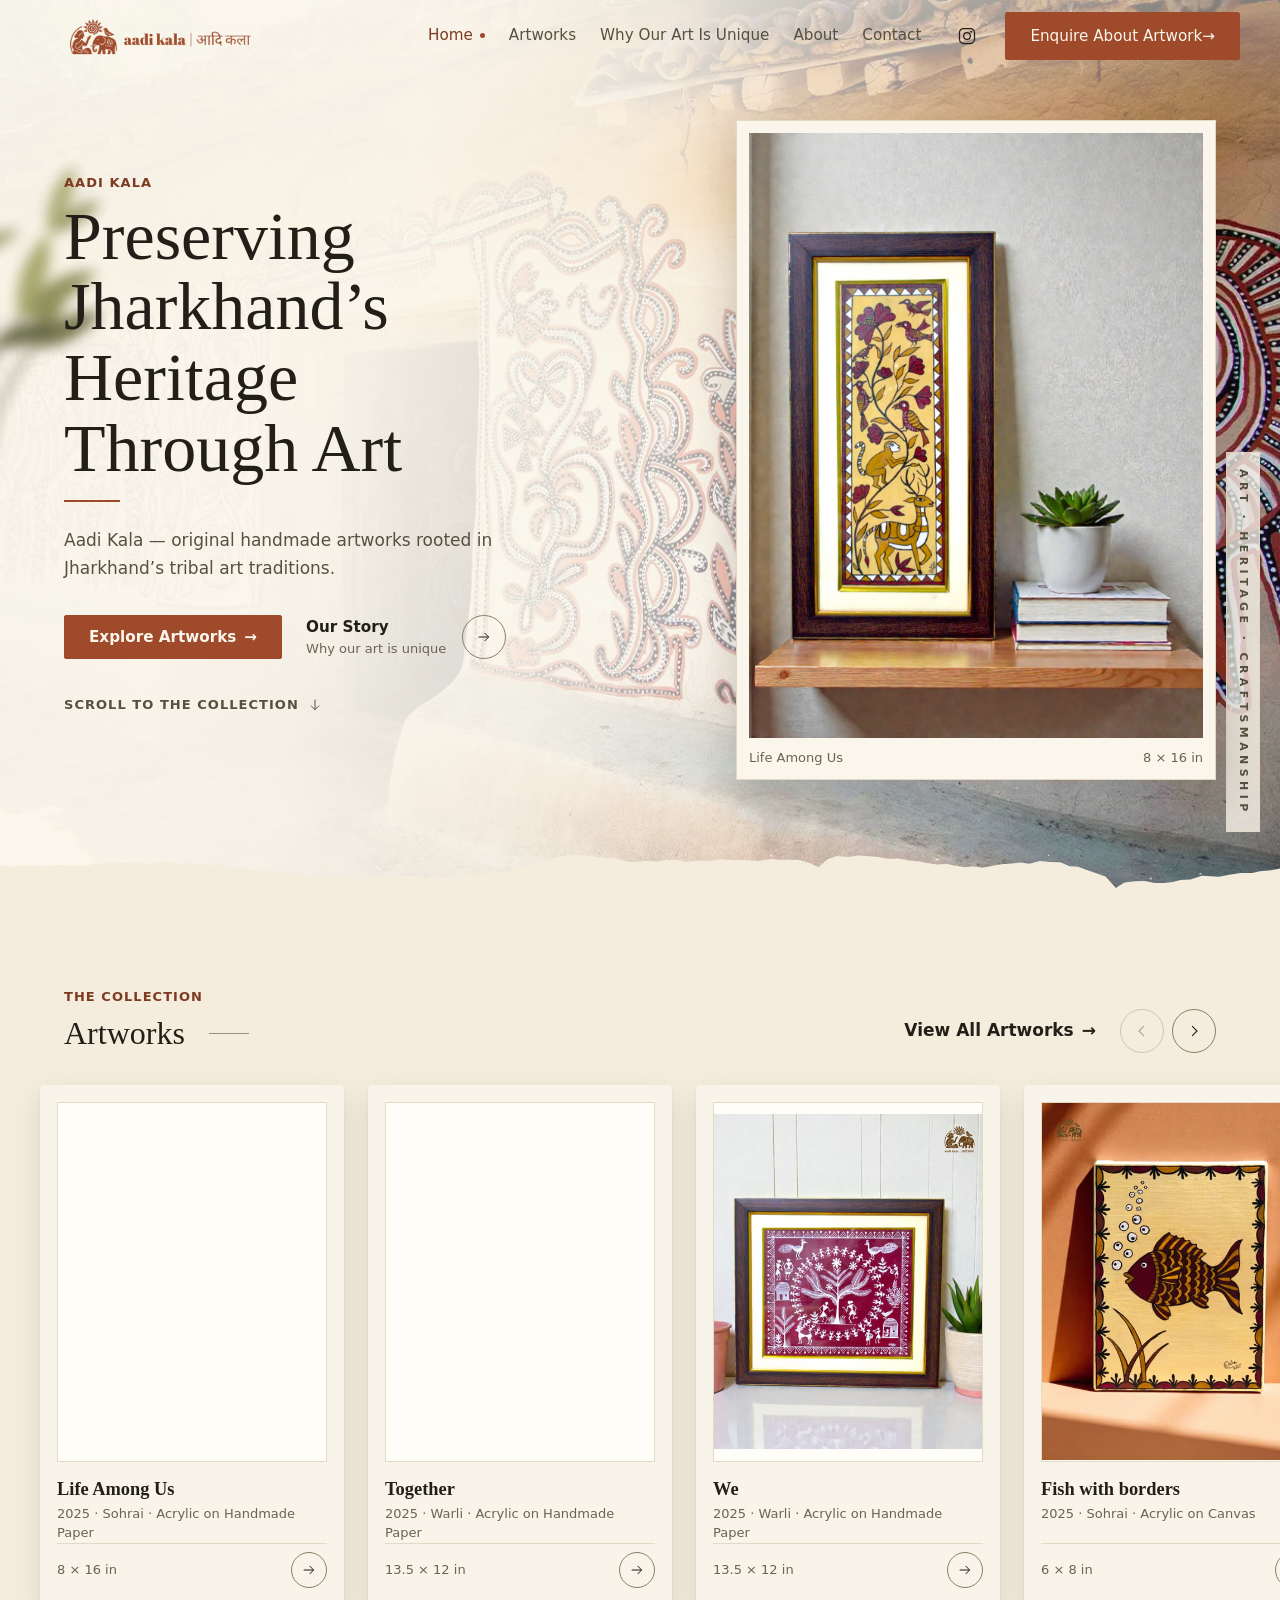
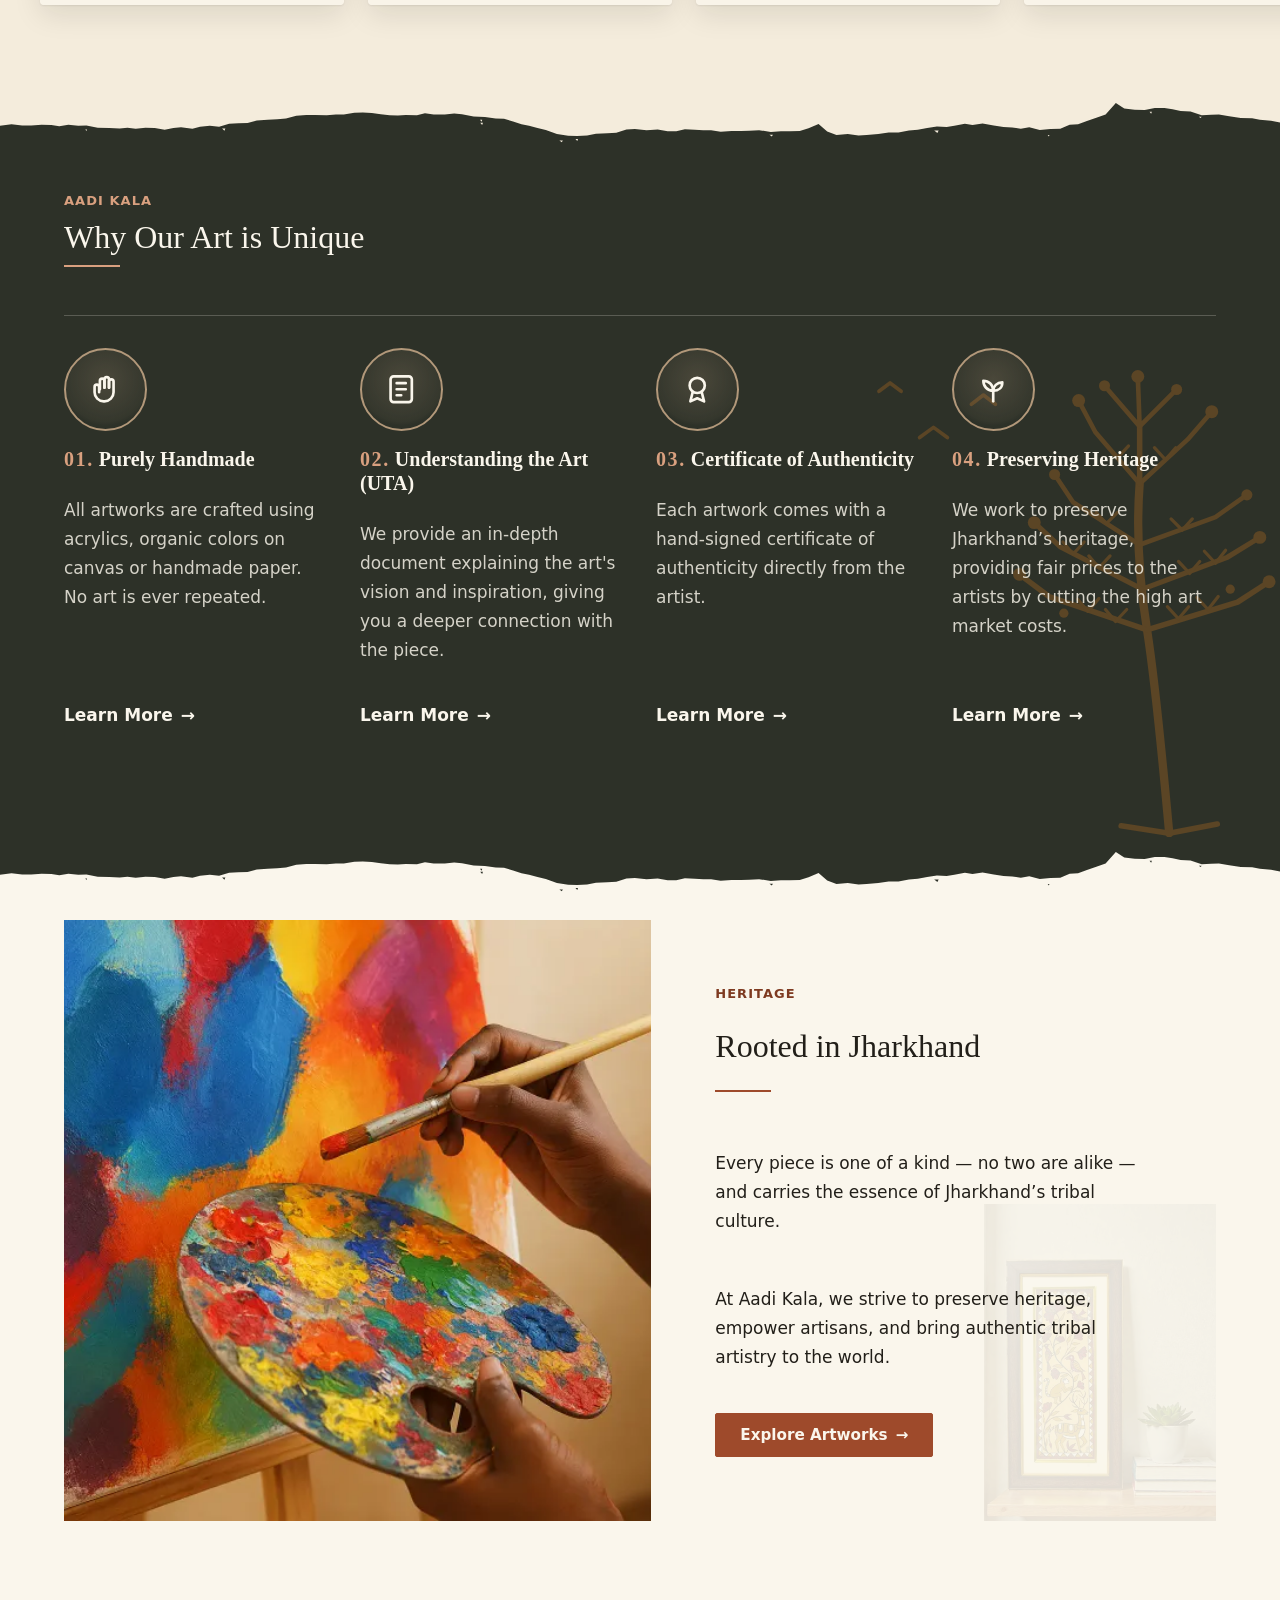
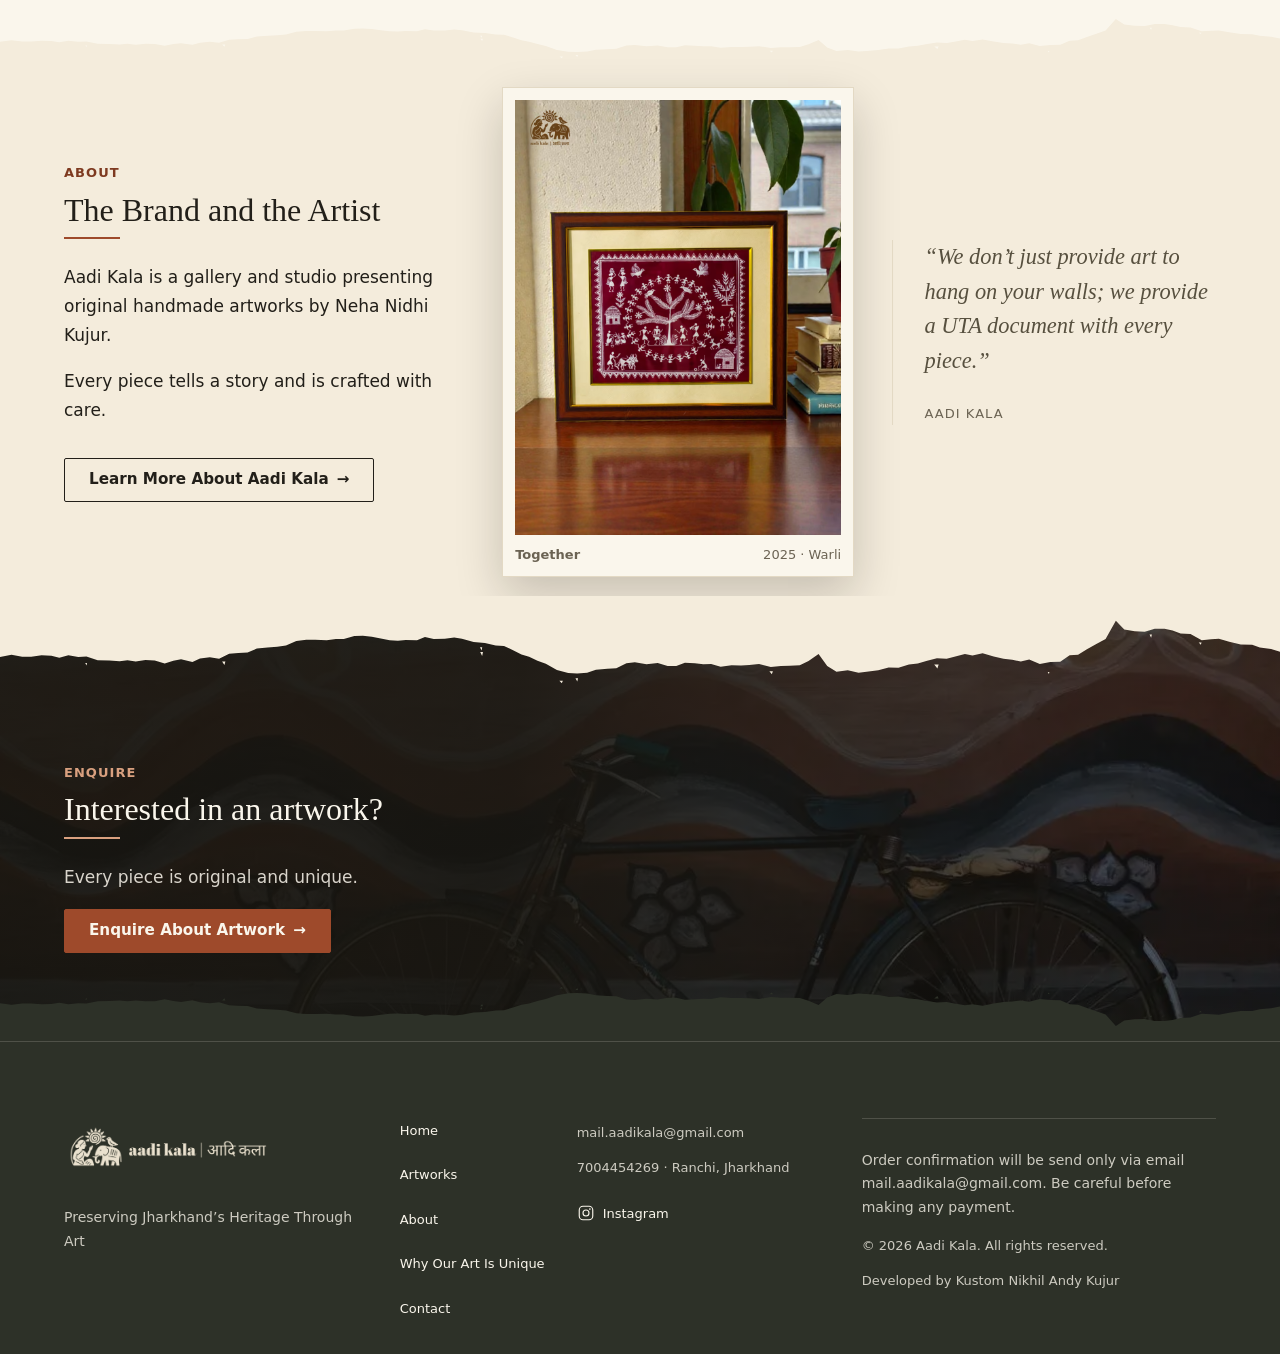
<file: index.html>
<!DOCTYPE html><html lang="en"><head><meta charset="UTF-8"><meta name="viewport" content="width=device-width, initial-scale=1.0"><link rel="icon" type="image/png" href="/favicon.png" sizes="64x64"><link rel="apple-touch-icon" href="/favicon.png"><meta name="description" content="Aadi Kala — original handmade artworks rooted in Jharkhand’s tribal art traditions. Preserving Jharkhand’s Heritage Through Art."><title>Aadi Kala | Preserving Jharkhand’s Heritage Through Art</title><link rel="canonical" href="https://aadikala.github.io/"><meta property="og:title" content="Aadi Kala | Preserving Jharkhand’s Heritage Through Art"><meta property="og:description" content="Aadi Kala — original handmade artworks rooted in Jharkhand’s tribal art traditions. Preserving Jharkhand’s Heritage Through Art."><meta property="og:type" content="website"><meta property="og:url" content="https://aadikala.github.io/"><meta property="og:site_name" content="Aadi Kala"><meta name="twitter:card" content="summary"><meta name="twitter:title" content="Aadi Kala | Preserving Jharkhand’s Heritage Through Art"><meta name="twitter:description" content="Aadi Kala — original handmade artworks rooted in Jharkhand’s tribal art traditions. Preserving Jharkhand’s Heritage Through Art."><script type="application/ld+json">{"@context":"https://schema.org","@type":"Organization","name":"Aadi Kala","url":"https://aadikala.github.io/","sameAs":["https://www.instagram.com/aadikala.jh"]}</script><link rel="stylesheet" href="/_astro/BaseLayout.CWK3IPLA.css"><link rel="stylesheet" href="/_astro/index.BZ5XYa-T.css"></head><body><a class="skip-link" href="#main-content">Skip to main content</a><header class="site-header site-header--overlay"><div class="site-header-inner"><a class="brand" href="/" aria-label="Aadi Kala" aria-current="page"><img class="brand-logo" src="/images/logo-rust.png" alt="Aadi Kala" width="2000" height="500"></a><button class="nav-toggle" type="button" aria-expanded="false" aria-controls="site-nav"><span class="visually-hidden">Menu</span><span class="nav-toggle-bars" aria-hidden="true"></span></button><nav id="site-nav" class="site-nav" aria-label="Primary"><ul><li><a href="/" aria-current="page">Home</a></li><li><a href="/artworks/">Artworks</a></li><li><a href="/why-our-art-is-unique/">Why Our Art Is Unique</a></li><li><a href="/about/">About</a></li><li><a href="/contact/">Contact</a></li></ul><div class="nav-actions"><a class="nav-ig" href="https://www.instagram.com/aadikala.jh" target="_blank" rel="noopener"><svg width="20" height="20" viewBox="0 0 24 24" fill="none" stroke="currentColor" stroke-width="1.5" aria-hidden="true"><rect x="3" y="3" width="18" height="18" rx="5"></rect><circle cx="12" cy="12" r="4"></circle><circle cx="17.2" cy="6.8" r="1.1" fill="currentColor" stroke="none"></circle></svg><span class="visually-hidden">Instagram (opens in new tab)</span></a><a class="btn btn-primary nav-cta" href="/contact/">Enquire About Artwork<span class="btn-arrow" aria-hidden="true">&rarr;</span></a></div></nav></div><noscript><style>
      .nav-toggle {
        display: none;
      }
      .site-nav {
        display: flex;
      }
    </style></noscript></header><script type="module">var e=document.querySelector(`.site-header`),t=e?.querySelector(`.nav-toggle`),n=document.getElementById(`site-nav`),r=()=>{e?.classList.remove(`is-open`),t?.setAttribute(`aria-expanded`,`false`)};t?.addEventListener(`click`,()=>{let n=e?.classList.toggle(`is-open`)??!1;t.setAttribute(`aria-expanded`,String(n))}),document.addEventListener(`keydown`,n=>{n.key===`Escape`&&e?.classList.contains(`is-open`)&&(r(),t?.focus())}),n?.addEventListener(`click`,e=>{e.target.closest(`a`)&&r()});var i=()=>e?.classList.toggle(`is-scrolled`,window.scrollY>8);addEventListener(`scroll`,i,{passive:!0}),i();</script><main id="main-content"><section class="hero" aria-labelledby="hero-heading"><div class="hero-media"><img src="/_astro/sohrai-painting-bg.PpdRrzte_1Toy7w.webp" srcset="/_astro/sohrai-painting-bg.PpdRrzte_1pBPP8.webp 960w, /_astro/sohrai-painting-bg.PpdRrzte_1Toy7w.webp 1500w" sizes="100vw" alt="" width="1500" height="1000" loading="eager" fetchpriority="high" decoding="async"></div><div class="hero-scrim" aria-hidden="true"></div><!-- Decorative foreground foliage (reference: blurred yellow-green leaves at
       the left edge that push the photo back and add depth). --><svg class="hero-plant" viewBox="0 0 260 640" fill="none" aria-hidden="true" focusable="false"><g stroke="#5f6040" stroke-width="5" stroke-linecap="round"><path d="M36 630 C 48 524 74 446 130 372"></path><path d="M74 630 C 82 544 104 476 152 416"></path><path d="M14 630 C 24 544 44 478 84 414"></path></g><g><path d="M130 372 C 152 322 202 294 252 298 C 218 338 170 366 130 372 Z" fill="#8a8b57"></path><path d="M130 372 C 118 324 138 270 176 238 C 184 290 164 344 130 372 Z" fill="#a3a46b"></path><path d="M152 416 C 178 374 226 354 258 362 C 234 396 192 420 152 416 Z" fill="#6f7048"></path><path d="M152 416 C 144 368 166 324 204 302 C 208 350 186 396 152 416 Z" fill="#8a8b57"></path><path d="M84 414 C 94 362 76 310 40 278 C 30 328 46 384 84 414 Z" fill="#a3a46b"></path><path d="M84 414 C 116 380 160 370 198 384 C 162 410 120 420 84 414 Z" fill="#5f6040"></path><path d="M36 630 C 48 566 46 512 26 468 C 8 512 14 574 36 630 Z" fill="#6f7048"></path><path d="M176 238 C 198 200 240 182 258 192 C 234 220 202 236 176 238 Z" fill="#8a8b57" opacity="0.92"></path><path d="M176 238 C 168 196 186 154 216 132 C 220 176 202 216 176 238 Z" fill="#a3a46b" opacity="0.92"></path><path d="M40 278 C 56 244 96 228 132 236 C 100 260 66 274 40 278 Z" fill="#8a8b57" opacity="0.85"></path></g></svg><p class="hero-rail" aria-hidden="true">Art &middot; Heritage &middot; Craftsmanship</p><div class="container hero-inner"><div class="hero-copy"><p class="eyebrow">Aadi Kala</p><h1 class="hero-title" id="hero-heading">Preserving Jharkhand&rsquo;s Heritage Through Art</h1><hr class="rule-accent"><p class="hero-lede">Aadi Kala &mdash; original handmade artworks rooted in Jharkhand&rsquo;s tribal art traditions.</p><div class="hero-actions"><a class="btn btn-primary" href="/artworks/">Explore Artworks<span class="btn-arrow" aria-hidden="true">&rarr;</span></a><a class="hero-story" href="/why-our-art-is-unique/"><span><span class="hero-story-label">Our Story</span><span class="meta">Why our art is unique</span></span><span class="hero-story-icon" aria-hidden="true"><svg width="16" height="16" viewBox="0 0 24 24" fill="none" stroke="currentColor" stroke-width="1.5"><path d="M4 12h15M13 6l6 6-6 6"></path></svg></span></a></div><a class="hero-scroll" href="#collection"><span>Scroll to the collection</span><svg width="16" height="16" viewBox="0 0 24 24" fill="none" stroke="currentColor" stroke-width="1.5" aria-hidden="true"><path d="M12 4v15M6 13l6 6 6-6"></path></svg></a></div><figure class="art-frame hero-frame"><picture><source type="image/avif" srcset="/assets/generated/life-among-us-w480.avif 480w, /assets/generated/life-among-us-w768.avif 768w, /assets/generated/life-among-us-w960.avif 960w, /assets/generated/life-among-us-w1200.avif 1200w"><source type="image/webp" srcset="/assets/generated/life-among-us-w480.webp 480w, /assets/generated/life-among-us-w768.webp 768w, /assets/generated/life-among-us-w960.webp 960w, /assets/generated/life-among-us-w1200.webp 1200w"><img src="/assets/generated/life-among-us-w960.webp" alt="Life Among Us — Sohrai artwork by Neha Nidhi Kujur" width="1200" height="1600" loading="lazy" decoding="async"></picture><figcaption><span>Life Among Us</span><span>8 &times; 16 in</span></figcaption></figure></div><span class="torn torn-paper torn--bottom" aria-hidden="true"></span></section><section class="collection" id="collection" aria-labelledby="collection-heading"><div class="container"><div class="collection-head" data-reveal="left"><div><p class="eyebrow">The Collection</p><h2 class="collection-title" id="collection-heading">Artworks <span class="head-dash" aria-hidden="true"></span></h2></div><div class="collection-actions"><a class="link-arrow" href="/artworks/">View All Artworks<span class="btn-arrow" aria-hidden="true">&rarr;</span></a><div class="carousel-controls" data-carousel-controls hidden><button class="round-btn" type="button" data-carousel-prev><svg width="18" height="18" viewBox="0 0 24 24" fill="none" stroke="currentColor" stroke-width="1.5" aria-hidden="true"><path d="M14.5 5.5 8 12l6.5 6.5"></path></svg><span class="visually-hidden">Previous artworks</span></button><button class="round-btn" type="button" data-carousel-next><svg width="18" height="18" viewBox="0 0 24 24" fill="none" stroke="currentColor" stroke-width="1.5" aria-hidden="true"><path d="M9.5 5.5 16 12l-6.5 6.5"></path></svg><span class="visually-hidden">Next artworks</span></button></div></div></div></div><!-- The track is full-bleed (reference: the row spans the whole section).
       It starts at the page gutter — no empty band on the left — and runs to
       the viewport edge, so cards keep full size instead of being squeezed
       into the centered text column. --><ul class="carousel" id="home-carousel" aria-label="Artworks" tabindex="0"><li class="carousel-item" data-reveal="pop"><a class="art-card art-card--story" href="/artworks/life-among-us/" aria-label="Life Among Us — view artwork"><span class="art-card-media"><picture><source type="image/avif" srcset="/assets/generated/life-among-us-w480.avif 480w, /assets/generated/life-among-us-w768.avif 768w, /assets/generated/life-among-us-w960.avif 960w, /assets/generated/life-among-us-w1200.avif 1200w" sizes="(min-width: 64rem) 33vw, (min-width: 48rem) 50vw, 100vw"><source type="image/webp" srcset="/assets/generated/life-among-us-w480.webp 480w, /assets/generated/life-among-us-w768.webp 768w, /assets/generated/life-among-us-w960.webp 960w, /assets/generated/life-among-us-w1200.webp 1200w" sizes="(min-width: 64rem) 33vw, (min-width: 48rem) 50vw, 100vw"><img src="/assets/generated/life-among-us-w480.webp" alt="Life Among Us — Sohrai artwork by Neha Nidhi Kujur" width="768" height="1024" loading="lazy" decoding="async"></picture><span class="art-card-story"><span class="story-label">WHAT YOU SEE:</span><span class="story-text">Sohrai &middot; Acrylic on Handmade Paper</span><span class="story-label">WHAT INSPIRED IT:</span><span class="story-text">The title “Life Among Us”: portraits the wildlife, how the jungle lives together. The life that exist in jungle but are endangered in human life.</span></span></span><h3 class="art-card-title">Life Among Us</h3><p class="meta">2025 · Sohrai · Acrylic on Handmade Paper</p><span class="art-card-foot"><span class="meta">8 × 16 in</span><span class="art-card-arrow" aria-hidden="true"><svg width="16" height="16" viewBox="0 0 24 24" fill="none" stroke="currentColor" stroke-width="1.5"><path d="M4 12h15M13 6l6 6-6 6"></path></svg></span></span></a></li><li class="carousel-item" data-reveal="pop"><a class="art-card art-card--story" href="/artworks/together/" aria-label="Together — view artwork"><span class="art-card-media"><picture><source type="image/avif" srcset="/assets/generated/together-w480.avif 480w, /assets/generated/together-w768.avif 768w, /assets/generated/together-w960.avif 960w" sizes="(min-width: 64rem) 33vw, (min-width: 48rem) 50vw, 100vw"><source type="image/webp" srcset="/assets/generated/together-w480.webp 480w, /assets/generated/together-w768.webp 768w, /assets/generated/together-w960.webp 960w" sizes="(min-width: 64rem) 33vw, (min-width: 48rem) 50vw, 100vw"><img src="/assets/generated/together-w480.webp" alt="Together — Warli artwork by Neha Nidhi Kujur" width="768" height="1024" loading="lazy" decoding="async"></picture><span class="art-card-story"><span class="story-label">WHAT YOU SEE:</span><span class="story-text">Warli &middot; Acrylic on Handmade Paper</span><span class="story-label">WHAT INSPIRED IT:</span><span class="story-text">The title “Together”: A Warli expression illustrating the tribe, their unity, and the cultural exchanges that shape their way of life.</span></span></span><h3 class="art-card-title">Together</h3><p class="meta">2025 · Warli · Acrylic on Handmade Paper</p><span class="art-card-foot"><span class="meta">13.5 × 12 in</span><span class="art-card-arrow" aria-hidden="true"><svg width="16" height="16" viewBox="0 0 24 24" fill="none" stroke="currentColor" stroke-width="1.5"><path d="M4 12h15M13 6l6 6-6 6"></path></svg></span></span></a></li><li class="carousel-item" data-reveal="pop"><a class="art-card art-card--story" href="/artworks/we/" aria-label="We — view artwork"><span class="art-card-media"><picture><source type="image/avif" srcset="/assets/generated/we-w480.avif 480w, /assets/generated/we-w768.avif 768w, /assets/generated/we-w960.avif 960w" sizes="(min-width: 64rem) 33vw, (min-width: 48rem) 50vw, 100vw"><source type="image/webp" srcset="/assets/generated/we-w480.webp 480w, /assets/generated/we-w768.webp 768w, /assets/generated/we-w960.webp 960w" sizes="(min-width: 64rem) 33vw, (min-width: 48rem) 50vw, 100vw"><img src="/assets/generated/we-w480.webp" alt="We — Warli artwork by Neha Nidhi Kujur" width="768" height="960" loading="lazy" decoding="async"></picture><span class="art-card-story"><span class="story-label">WHAT YOU SEE:</span><span class="story-text">Warli &middot; Acrylic on Handmade Paper</span><span class="story-label">WHAT INSPIRED IT:</span><span class="story-text">The title “We”: A Warli expression illustrating the tribe, their unity, and the cultural exchanges that shape their way of life.</span></span></span><h3 class="art-card-title">We</h3><p class="meta">2025 · Warli · Acrylic on Handmade Paper</p><span class="art-card-foot"><span class="meta">13.5 × 12 in</span><span class="art-card-arrow" aria-hidden="true"><svg width="16" height="16" viewBox="0 0 24 24" fill="none" stroke="currentColor" stroke-width="1.5"><path d="M4 12h15M13 6l6 6-6 6"></path></svg></span></span></a></li><li class="carousel-item" data-reveal="pop"><a class="art-card art-card--story" href="/artworks/fish-with-borders/" aria-label="Fish with borders — view artwork"><span class="art-card-media"><picture><source type="image/avif" srcset="/assets/generated/fish-with-borders-w480.avif 480w, /assets/generated/fish-with-borders-w768.avif 768w, /assets/generated/fish-with-borders-w960.avif 960w" sizes="(min-width: 64rem) 33vw, (min-width: 48rem) 50vw, 100vw"><source type="image/webp" srcset="/assets/generated/fish-with-borders-w480.webp 480w, /assets/generated/fish-with-borders-w768.webp 768w, /assets/generated/fish-with-borders-w960.webp 960w" sizes="(min-width: 64rem) 33vw, (min-width: 48rem) 50vw, 100vw"><img src="/assets/generated/fish-with-borders-w480.webp" alt="Fish with borders — Sohrai artwork by Neha Nidhi Kujur" width="768" height="1024" loading="lazy" decoding="async"></picture><span class="art-card-story"><span class="story-label">WHAT YOU SEE:</span><span class="story-text">Sohrai &middot; Acrylic on Canvas</span><span class="story-label">WHAT INSPIRED IT:</span><span class="story-text">The title “Fish with borders”: Inspired by the Minz totem. The fish swimming despite the borders around it.</span></span></span><h3 class="art-card-title">Fish with borders</h3><p class="meta">2025 · Sohrai · Acrylic on Canvas</p><span class="art-card-foot"><span class="meta">6 × 8 in</span><span class="art-card-arrow" aria-hidden="true"><svg width="16" height="16" viewBox="0 0 24 24" fill="none" stroke="currentColor" stroke-width="1.5"><path d="M4 12h15M13 6l6 6-6 6"></path></svg></span></span></a></li><li class="carousel-item" data-reveal="pop"><a class="art-card art-card--story" href="/artworks/hunt-by-the-sun/" aria-label="Hunt by the Sun — view artwork"><span class="art-card-media"><picture><source type="image/avif" srcset="/assets/generated/hunt-by-the-sun-w480.avif 480w, /assets/generated/hunt-by-the-sun-w768.avif 768w, /assets/generated/hunt-by-the-sun-w960.avif 960w, /assets/generated/hunt-by-the-sun-w1200.avif 1200w" sizes="(min-width: 64rem) 33vw, (min-width: 48rem) 50vw, 100vw"><source type="image/webp" srcset="/assets/generated/hunt-by-the-sun-w480.webp 480w, /assets/generated/hunt-by-the-sun-w768.webp 768w, /assets/generated/hunt-by-the-sun-w960.webp 960w, /assets/generated/hunt-by-the-sun-w1200.webp 1200w" sizes="(min-width: 64rem) 33vw, (min-width: 48rem) 50vw, 100vw"><img src="/assets/generated/hunt-by-the-sun-w480.webp" alt="Hunt by the Sun — Sohrai artwork by Neha Nidhi Kujur" width="768" height="1024" loading="lazy" decoding="async"></picture><span class="art-card-story"><span class="story-label">WHAT YOU SEE:</span><span class="story-text">Sohrai &middot; Acrylic on Handmade Paper</span><span class="story-label">WHAT INSPIRED IT:</span><span class="story-text">Hunt by the Sun — radiant as the sun itself, tribal women of Jharkhand illuminate the path as they perform their ritual hunt of Jani-Shikar.</span></span></span><h3 class="art-card-title">Hunt by the Sun</h3><p class="meta">2024 · Sohrai · Acrylic on Handmade Paper</p><span class="art-card-foot"><span class="meta">12 × 18 in</span><span class="art-card-arrow" aria-hidden="true"><svg width="16" height="16" viewBox="0 0 24 24" fill="none" stroke="currentColor" stroke-width="1.5"><path d="M4 12h15M13 6l6 6-6 6"></path></svg></span></span></a></li><li class="carousel-item" data-reveal="pop"><a class="art-card art-card--story" href="/artworks/tortoise-with-time/" aria-label="Tortoise with time — view artwork"><span class="art-card-media"><picture><source type="image/avif" srcset="/assets/generated/tortoise-with-time-w480.avif 480w, /assets/generated/tortoise-with-time-w768.avif 768w, /assets/generated/tortoise-with-time-w960.avif 960w" sizes="(min-width: 64rem) 33vw, (min-width: 48rem) 50vw, 100vw"><source type="image/webp" srcset="/assets/generated/tortoise-with-time-w480.webp 480w, /assets/generated/tortoise-with-time-w768.webp 768w, /assets/generated/tortoise-with-time-w960.webp 960w" sizes="(min-width: 64rem) 33vw, (min-width: 48rem) 50vw, 100vw"><img src="/assets/generated/tortoise-with-time-w480.webp" alt="Tortoise with time — Sohrai artwork by Neha Nidhi Kujur" width="768" height="960" loading="lazy" decoding="async"></picture><span class="art-card-story"><span class="story-label">WHAT YOU SEE:</span><span class="story-text">Sohrai &middot; Acrylic on Canvas</span><span class="story-label">WHAT INSPIRED IT:</span><span class="story-text">The title “Tortoise with time”: Inspired by the Kachhap totem. The different sections of colour on the shell defines the different phases of life.</span></span></span><h3 class="art-card-title">Tortoise with time</h3><p class="meta">2025 · Sohrai · Acrylic on Canvas</p><span class="art-card-foot"><span class="meta">6 × 8 in</span><span class="art-card-arrow" aria-hidden="true"><svg width="16" height="16" viewBox="0 0 24 24" fill="none" stroke="currentColor" stroke-width="1.5"><path d="M4 12h15M13 6l6 6-6 6"></path></svg></span></span></a></li><li class="carousel-item" data-reveal="pop"><a class="art-card art-card--story" href="/artworks/patara-nu-bidi-sun-in-forest/" aria-label="पतड़ा नू बीड़ी - Sun in forest — view artwork"><span class="art-card-media"><picture><source type="image/avif" srcset="/assets/generated/patara-nu-bidi-sun-in-forest-w480.avif 480w, /assets/generated/patara-nu-bidi-sun-in-forest-w768.avif 768w, /assets/generated/patara-nu-bidi-sun-in-forest-w960.avif 960w" sizes="(min-width: 64rem) 33vw, (min-width: 48rem) 50vw, 100vw"><source type="image/webp" srcset="/assets/generated/patara-nu-bidi-sun-in-forest-w480.webp 480w, /assets/generated/patara-nu-bidi-sun-in-forest-w768.webp 768w, /assets/generated/patara-nu-bidi-sun-in-forest-w960.webp 960w" sizes="(min-width: 64rem) 33vw, (min-width: 48rem) 50vw, 100vw"><img src="/assets/generated/patara-nu-bidi-sun-in-forest-w480.webp" alt="पतड़ा नू बीड़ी - Sun in forest — Sohrai artwork by Neha Nidhi Kujur" width="768" height="960" loading="lazy" decoding="async"></picture><span class="art-card-story"><span class="story-label">WHAT YOU SEE:</span><span class="story-text">Sohrai &middot; Acrylic on Canvas</span><span class="story-label">WHAT INSPIRED IT:</span><span class="story-text">The title “पतड़ा नूबीड़ी - Sun in forest”: the sun figures as woman, the forest as her surroundings—power luminous within its own horizon. The art portraits Jani-Shikar.</span></span></span><h3 class="art-card-title">पतड़ा नू बीड़ी - Sun in forest</h3><p class="meta">2024 · Sohrai · Acrylic on Canvas</p><span class="art-card-foot"><span class="meta">12 × 18 in</span><span class="art-card-arrow" aria-hidden="true"><svg width="16" height="16" viewBox="0 0 24 24" fill="none" stroke="currentColor" stroke-width="1.5"><path d="M4 12h15M13 6l6 6-6 6"></path></svg></span></span></a></li></ul></section><script type="module">var e=document.getElementById(`home-carousel`),t=document.querySelector(`[data-carousel-controls]`),n=t?.querySelector(`[data-carousel-prev]`),r=t?.querySelector(`[data-carousel-next]`);if(e&&t&&n&&r){t.removeAttribute(`hidden`);let i=()=>(e.querySelector(`.carousel-item`)?.getBoundingClientRect().width??300)+24,a=()=>{n.disabled=e.scrollLeft<=2,r.disabled=e.scrollLeft+e.clientWidth>=e.scrollWidth-2};n.addEventListener(`click`,()=>e.scrollBy({left:-i()})),r.addEventListener(`click`,()=>e.scrollBy({left:i()})),e.addEventListener(`scroll`,a,{passive:!0}),addEventListener(`resize`,a,{passive:!0}),a()}</script><section class="why-unique" aria-labelledby="why-unique-heading"><span class="torn torn-paper" aria-hidden="true"></span><!-- Warli tree (decorative): golden-brown limbs rising along the right edge,
       canopy heavy near the band's top — the olive band's signature motif. --><svg class="why-tree" viewBox="0 0 720 560" preserveAspectRatio="xMaxYMax meet" fill="none" aria-hidden="true" focusable="false"><g stroke="#5b4525" stroke-linecap="round" stroke-linejoin="round"><path stroke-width="9" d="M566 556 C 558 470 552 400 542 336 C 534 286 530 232 534 178"></path><path stroke-width="6" d="M566 556 L 514 548 M566 556 L 618 546"></path><path stroke-width="6" d="M542 336 L 436 300 L 404 276"></path><path stroke-width="6" d="M542 336 L 640 306 L 674 284"></path><path stroke-width="5.5" d="M537 292 L 448 246 L 420 220"></path><path stroke-width="5.5" d="M537 292 L 628 258 L 664 236"></path><path stroke-width="5" d="M534 244 L 462 198 L 442 168"></path><path stroke-width="5" d="M534 244 L 616 214 L 650 190"></path><path stroke-width="5" d="M534 178 L 486 122 L 468 88"></path><path stroke-width="5" d="M534 178 L 586 130 L 612 100"></path><path stroke-width="6" d="M534 178 L 534 116"></path><path stroke-width="5" d="M534 116 L 496 72 M534 116 L 574 76 M534 116 L 532 62"></path><g stroke-width="3.5"><path d="M508 327 l -11 -13 M508 327 l 12 -13"></path><path d="M478 316 l -11 -13 M478 316 l 12 -14"></path><path d="M576 324 l -12 -13 M576 324 l 11 -13"></path><path d="M608 314 l -12 -13 M608 314 l 11 -14"></path><path d="M490 269 l -11 -13 M490 269 l 12 -13"></path><path d="M462 254 l -11 -13 M462 254 l 12 -13"></path><path d="M588 275 l -12 -13 M588 275 l 11 -13"></path><path d="M616 264 l -12 -13 M616 264 l 11 -14"></path><path d="M498 221 l -11 -12 M498 221 l 12 -12"></path><path d="M580 228 l -12 -12 M580 228 l 11 -12"></path><path d="M510 150 l -11 -13 M510 150 l 12 -13"></path><path d="M562 152 l -12 -13 M562 152 l 11 -13"></path></g><g fill="#5b4525" stroke="none"><circle cx="404" cy="276" r="7"></circle><circle cx="674" cy="284" r="7"></circle><circle cx="420" cy="220" r="7"></circle><circle cx="664" cy="236" r="7"></circle><circle cx="442" cy="168" r="6"></circle><circle cx="650" cy="190" r="6"></circle><circle cx="468" cy="88" r="7"></circle><circle cx="612" cy="100" r="7"></circle><circle cx="496" cy="72" r="6"></circle><circle cx="574" cy="76" r="6"></circle><circle cx="532" cy="62" r="7"></circle><circle cx="452" cy="318" r="5"></circle><circle cx="632" cy="292" r="5"></circle></g><g stroke-width="4"><path d="M296 128 l 15 -11 l 15 11"></path><path d="M352 92 l 13 -10 l 13 10"></path><path d="M252 78 l 12 -9 l 12 9"></path></g></g></svg><div class="container"><p class="eyebrow">Aadi Kala</p><h2 id="why-unique-heading">Why Our Art is Unique</h2><hr class="rule-accent"><ol class="why-grid"><li class="why-item" data-reveal><span class="why-icon" aria-hidden="true"><svg width="22" height="22" viewBox="0 0 24 24" fill="none" stroke="currentColor" stroke-width="1.5" stroke-linecap="round" stroke-linejoin="round"><path d="M8.5 12V6.5a1.5 1.5 0 0 1 3 0V11"/><path d="M11.5 11V5.5a1.5 1.5 0 0 1 3 0V11"/><path d="M14.5 11V7a1.5 1.5 0 0 1 3 0v7a6 6 0 0 1-6 6h-.5a6 6 0 0 1-6-6v-3.5a1.5 1.5 0 0 1 3 0V14"/></svg></span><h3><span class="why-no">01.</span> Purely Handmade</h3><p>All artworks are crafted using acrylics, organic colors on canvas or handmade paper. No art is ever repeated.</p><a class="link-arrow" href="/why-our-art-is-unique/">Learn More<span class="btn-arrow" aria-hidden="true">→</span></a></li><li class="why-item" data-reveal><span class="why-icon" aria-hidden="true"><svg width="22" height="22" viewBox="0 0 24 24" fill="none" stroke="currentColor" stroke-width="1.5" stroke-linecap="round" stroke-linejoin="round"><rect x="5" y="3.5" width="14" height="17" rx="2"/><path d="M9 8h6M9 12h6M9 16h3"/></svg></span><h3><span class="why-no">02.</span> Understanding the Art (UTA)</h3><p>We provide an in-depth document explaining the art&#39;s vision and inspiration, giving you a deeper connection with the piece.</p><a class="link-arrow" href="/why-our-art-is-unique/">Learn More<span class="btn-arrow" aria-hidden="true">→</span></a></li><li class="why-item" data-reveal><span class="why-icon" aria-hidden="true"><svg width="22" height="22" viewBox="0 0 24 24" fill="none" stroke="currentColor" stroke-width="1.5" stroke-linecap="round" stroke-linejoin="round"><circle cx="12" cy="9.5" r="5"/><path d="M9 14l-1.5 6L12 18l4.5 2L15 14"/></svg></span><h3><span class="why-no">03.</span> Certificate of Authenticity</h3><p>Each artwork comes with a hand-signed certificate of authenticity directly from the artist.</p><a class="link-arrow" href="/why-our-art-is-unique/">Learn More<span class="btn-arrow" aria-hidden="true">→</span></a></li><li class="why-item" data-reveal><span class="why-icon" aria-hidden="true"><svg width="22" height="22" viewBox="0 0 24 24" fill="none" stroke="currentColor" stroke-width="1.5" stroke-linecap="round" stroke-linejoin="round"><path d="M12 20v-7"/><path d="M12 13C12 9 9 6.5 5.5 6.5c0 3.5 2.5 6.5 6.5 6.5z"/><path d="M12 13c0-3 2.5-5.5 6-5.5 0 3.5-2.5 5.5-6 5.5z"/></svg></span><h3><span class="why-no">04.</span> Preserving Heritage</h3><p>We work to preserve Jharkhand’s heritage, providing fair prices to the artists by cutting the high art market costs.</p><a class="link-arrow" href="/why-our-art-is-unique/">Learn More<span class="btn-arrow" aria-hidden="true">→</span></a></li></ol></div></section><section class="story-split" aria-labelledby="story-heading"><span class="torn torn-olive" aria-hidden="true"></span><div class="container story-grid"><figure class="story-media" data-reveal="zoom"><img src="/_astro/handmade.B8MXOiW4_1IOpRe.webp" srcset="/_astro/handmade.B8MXOiW4_2iIInh.webp 768w, /_astro/handmade.B8MXOiW4_1IOpRe.webp 1536w" alt="An artist painting with a brush, holding a palette of mixed colours." sizes="(min-width: 64rem) 48vw, 100vw" loading="lazy" decoding="async" width="1536" height="1024"></figure><div class="story-panel" data-reveal><img class="story-motif" src="/assets/generated/life-among-us-w480.webp" width="480" height="640" alt="" loading="lazy" decoding="async" aria-hidden="true"><p class="eyebrow">Heritage</p><h2 id="story-heading">Rooted in Jharkhand</h2><hr class="rule-accent"><p>Every piece is one of a kind &mdash; no two are alike &mdash; and carries the essence of Jharkhand&rsquo;s tribal culture.</p><p>At Aadi Kala, we strive to preserve heritage, empower artisans, and bring authentic tribal artistry to the world.</p><a class="btn btn-primary" href="/artworks/">Explore Artworks<span class="btn-arrow" aria-hidden="true">&rarr;</span></a></div></div></section><section class="about-editorial" aria-labelledby="about-heading"><span class="torn torn-paper-light" aria-hidden="true"></span><div class="container about-grid"><div class="about-copy" data-reveal="left"><p class="eyebrow">About</p><h2 id="about-heading">The Brand and the Artist</h2><hr class="rule-accent"><p>Aadi Kala is a gallery and studio presenting original handmade artworks by Neha Nidhi Kujur.</p><p>Every piece tells a story and is crafted with care.</p><a class="btn btn-secondary" href="/about/">Learn More About Aadi Kala<span class="btn-arrow" aria-hidden="true">&rarr;</span></a></div><figure class="art-frame about-media" data-reveal="zoom"><picture><source type="image/avif" srcset="/assets/generated/together-w480.avif 480w, /assets/generated/together-w768.avif 768w, /assets/generated/together-w960.avif 960w"><source type="image/webp" srcset="/assets/generated/together-w480.webp 480w, /assets/generated/together-w768.webp 768w, /assets/generated/together-w960.webp 960w"><img src="/assets/generated/together-w768.webp" alt="Together — Warli artwork by Neha Nidhi Kujur" width="960" height="1280" loading="lazy" decoding="async"></picture><figcaption><b>Together</b><span>2025 &middot; Warli</span></figcaption></figure><blockquote class="about-quote" data-reveal="right"><p>&ldquo;We don&rsquo;t just provide art to hang on your walls; we provide a UTA document with every piece.&rdquo;</p><footer>Aadi Kala</footer></blockquote></div></section><section class="enquiry-band" aria-labelledby="enquiry-heading"><span class="torn torn-paper torn--deep" aria-hidden="true"></span><div class="enquiry-media"><img src="/_astro/heritage.jCunQY2-_x8fPU.webp" srcset="/_astro/heritage.jCunQY2-_DeeFW.webp 960w, /_astro/heritage.jCunQY2-_x8fPU.webp 1300w" sizes="100vw" alt="" width="1300" height="862" loading="lazy" decoding="async"></div><div class="enquiry-scrim" aria-hidden="true"></div><div class="container"><div class="enquiry-inner" data-reveal="pop"><p class="eyebrow">Enquire</p><h2 id="enquiry-heading">Interested in an artwork?</h2><hr class="rule-accent"><p>Every piece is original and unique.</p><a class="btn btn-primary" href="/contact/">Enquire About Artwork<span class="btn-arrow" aria-hidden="true">→</span></a></div></div><span class="torn torn-olive torn--bottom" aria-hidden="true"></span></section></main><footer class="site-footer"><span class="torn torn-paper-light" aria-hidden="true"></span><div class="container site-footer-inner"><div class="flow"><a class="footer-brand" href="/" aria-label="Aadi Kala — home"><img class="footer-logo" src="/images/logo.png" alt="Aadi Kala" width="2000" height="500" loading="lazy" decoding="async"></a><p class="small">Preserving Jharkhand&rsquo;s Heritage Through Art</p></div><nav aria-label="Footer"><ul class="cluster"><li><a href="/">Home</a></li><li><a href="/artworks/">Artworks</a></li><li><a href="/about/">About</a></li><li><a href="/why-our-art-is-unique/">Why Our Art Is Unique</a></li><li><a href="/contact/">Contact</a></li></ul></nav><div class="flow"><p class="meta">mail.aadikala@gmail.com</p><p class="meta">7004454269 &middot; Ranchi, Jharkhand</p><p class="meta"><a class="footer-ig" href="https://www.instagram.com/aadikala.jh" target="_blank" rel="noopener"><svg width="18" height="18" viewBox="0 0 24 24" fill="none" stroke="currentColor" stroke-width="1.5" aria-hidden="true" focusable="false"><rect x="3" y="3" width="18" height="18" rx="5"></rect><circle cx="12" cy="12" r="4"></circle><circle cx="17.2" cy="6.8" r="1.1" fill="currentColor" stroke="none"></circle></svg><span>Instagram</span><span class="visually-hidden"> (opens in new tab)</span></a></p></div><div class="flow footer-note"><p class="small">Order confirmation will be send only via email mail.aadikala@gmail.com. Be careful before making any payment.</p><p class="meta">&copy; 2026 Aadi Kala. All rights reserved.</p><p class="meta">Developed by Kustom Nikhil Andy Kujur</p></div></div></footer></body></html><script type="module">if(matchMedia(`(prefers-reduced-motion: no-preference)`).matches){let e=document.querySelector(`.hero`),t=document.querySelector(`.hero-media img`),n=0,r=()=>{n||=requestAnimationFrame(()=>{if(n=0,!e||!t)return;let r=e.getBoundingClientRect();if(r.bottom<0||r.top>innerHeight)return;let i=Math.min(Math.max(-r.top,0)*.06,34);t.style.transform=`translate3d(0, ${i.toFixed(1)}px, 0)`})};e&&t&&(addEventListener(`scroll`,r,{passive:!0}),r());let i=document.querySelectorAll(`[data-reveal]`);if(i.length&&`IntersectionObserver`in window){document.querySelector(`main`)?.classList.add(`reveal-on`);let e=new IntersectionObserver(t=>{for(let n of t)n.isIntersecting&&(n.target.classList.add(`is-in`),e.unobserve(n.target))},{rootMargin:`0px 0px -8% 0px`,threshold:.12});i.forEach(t=>e.observe(t))}}</script>
</file>
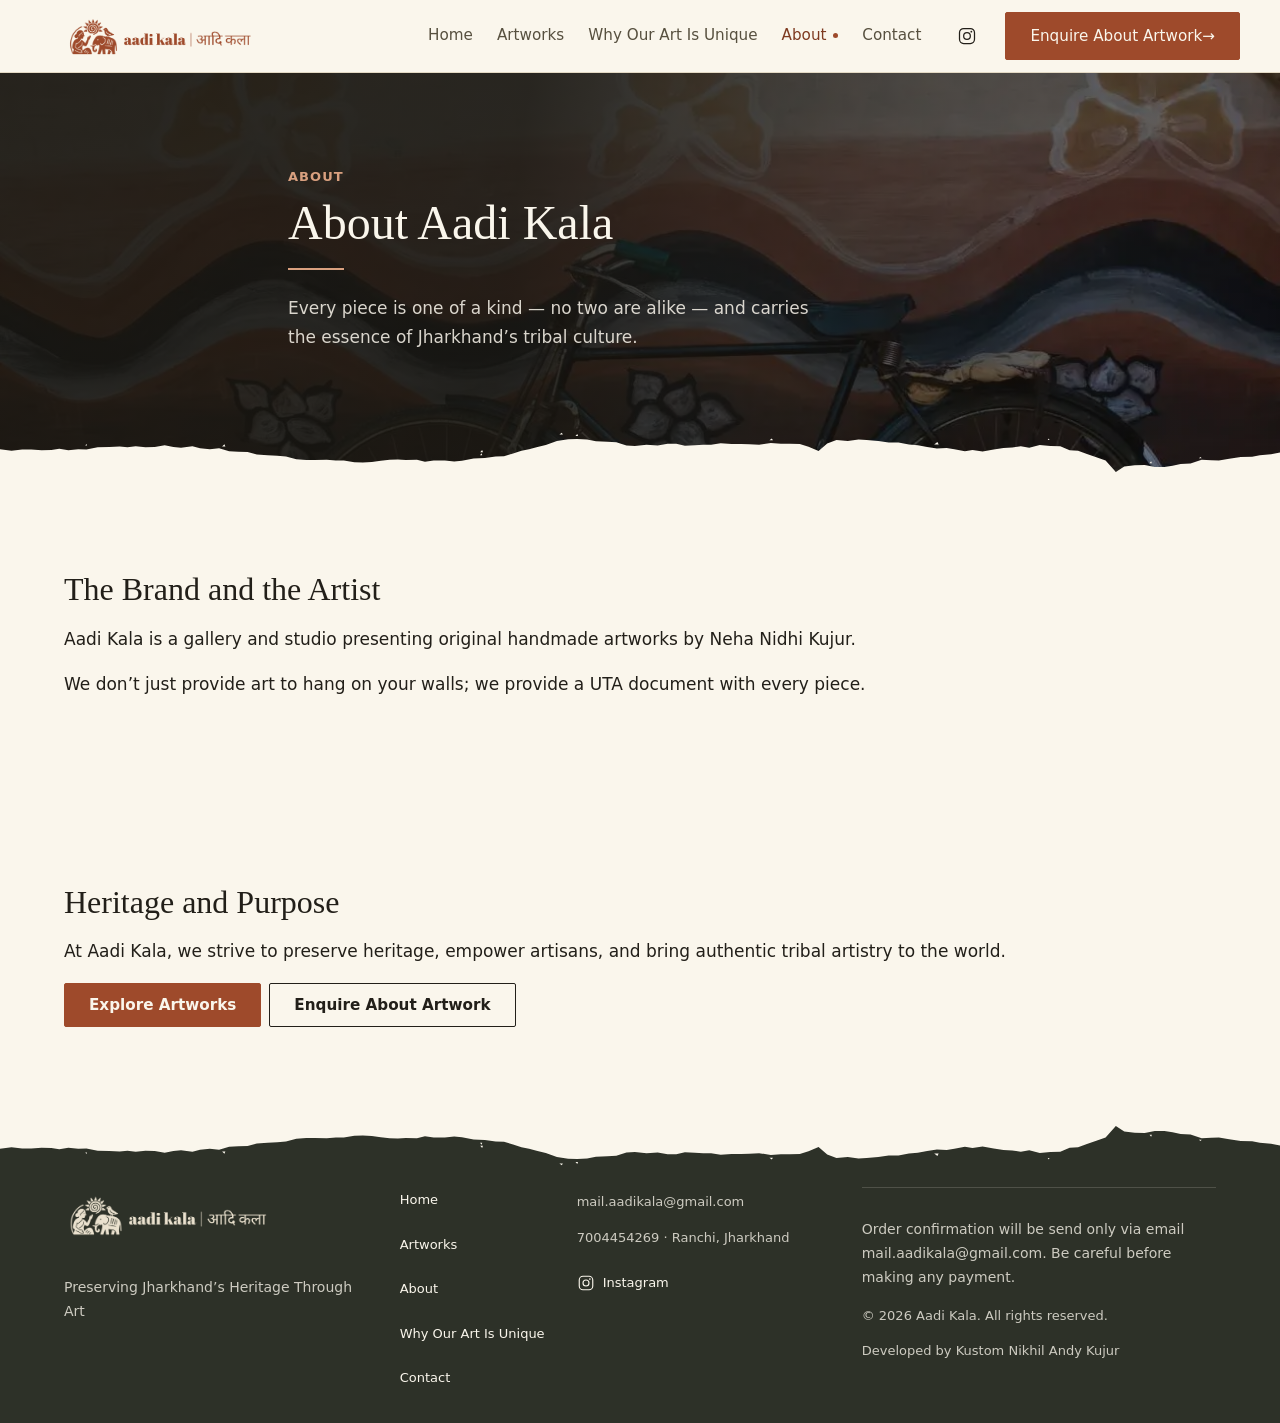
<file: about/index.html>
<!DOCTYPE html><html lang="en"><head><meta charset="UTF-8"><meta name="viewport" content="width=device-width, initial-scale=1.0"><link rel="icon" type="image/png" href="/favicon.png" sizes="64x64"><link rel="apple-touch-icon" href="/favicon.png"><meta name="description" content="About Aadi Kala — original handmade artworks rooted in Jharkhand’s tribal art traditions."><title>About — Aadi Kala</title><link rel="canonical" href="https://aadikala.github.io/about/"><meta property="og:title" content="About — Aadi Kala"><meta property="og:description" content="About Aadi Kala — original handmade artworks rooted in Jharkhand’s tribal art traditions."><meta property="og:type" content="website"><meta property="og:url" content="https://aadikala.github.io/about/"><meta property="og:site_name" content="Aadi Kala"><meta name="twitter:card" content="summary"><meta name="twitter:title" content="About — Aadi Kala"><meta name="twitter:description" content="About Aadi Kala — original handmade artworks rooted in Jharkhand’s tribal art traditions."><link rel="stylesheet" href="/_astro/BaseLayout.CWK3IPLA.css"><style>.page-hero{isolation:isolate;background-color:var(--color-ink);min-height:min(46vh,26rem);color:var(--color-paper);align-items:center;padding-block:clamp(4rem,8vh,6rem) calc(clamp(3rem,6vh,4.5rem) + 3.75rem);scroll-margin-top:5.5rem;display:flex;position:relative;overflow:hidden}.page-hero-media{z-index:-2;position:absolute;inset:0}.page-hero-media img{object-fit:cover;object-position:50% 40%;block-size:100%;inline-size:100%}.page-hero-scrim{z-index:-1;background:linear-gradient(96deg,#16140fe6 0 40%,#16140fad 68%,#16140f6b 100%);position:absolute;inset:0}.page-hero-inner{z-index:1;max-width:44rem;position:relative}.page-hero .eyebrow{color:var(--color-clay)}.page-hero h1{color:var(--color-paper)}.page-hero .rule-accent{block-size:2px;inline-size:3.5rem;margin:0 0 var(--space-lg);background-color:var(--color-clay);border:0;display:block}.page-hero .lede{color:#faf6ecd9;max-width:34rem;margin-block:0}.torn--bottom{inset-block:auto -1px;transform:scaleY(-1)}.page-hero--contact .page-hero-media img{object-position:50% 62%}@media (prefers-reduced-motion:no-preference){.page-hero-copy>*{animation:page-hero-in .64s var(--ease-out) both}.page-hero-copy>:nth-child(2){animation-delay:70ms}.page-hero-copy>:nth-child(3){animation-delay:.14s}.page-hero-copy>:nth-child(4){animation-delay:.21s}}@keyframes page-hero-in{0%{opacity:0;transform:translateY(1.1rem)}to{opacity:1;transform:none}}.page-intro{max-width:44rem}.page-intro h1{margin-block-end:var(--space-sm)}.page-intro p:last-child{margin-block-end:0}.concept-list{gap:var(--space-2xl);max-width:44rem;margin:0;padding:0;list-style:none;display:grid}.concept{border-block-start:1px solid var(--color-line);gap:var(--space-md) var(--space-xl);grid-template-columns:minmax(0,1fr) auto;align-items:start;padding-block-start:var(--space-md);display:grid}.concept-icon{border:2px solid var(--color-gold);block-size:clamp(3.5rem,5vw,4.5rem);inline-size:clamp(3.5rem,5vw,4.5rem);color:var(--color-rust-deep);background:radial-gradient(circle at 50% 38%,#b2987a38,#b2987a0f 66%,#0000 73%);border-radius:50%;flex:none;order:2;justify-content:center;align-items:center;display:inline-flex}.concept-icon svg{block-size:auto;inline-size:44%}.concept-body>p:last-child{margin-block-end:0}.concept h2{margin-block:0 var(--space-sm)}.concept-no{margin:0 0 var(--space-xs);font-family:var(--font-display);letter-spacing:var(--tracking-meta);color:var(--color-rust);font-size:clamp(2rem,1.6rem + 1.5vw,2.75rem);font-weight:500;line-height:1}.concept p{margin-block:0}.concept-cta{margin-block:var(--space-2xl) 0}.contact-list{gap:var(--space-lg);margin:0;display:grid}@media (width>=48rem){.contact-list{grid-template-columns:repeat(2,minmax(0,1fr))}}.contact-list>div{gap:var(--space-md);background-color:var(--color-surface);border:1px solid var(--color-line);border-radius:var(--radius-md);padding:var(--space-lg) var(--space-xl);align-items:flex-start;display:flex;box-shadow:0 1px 2px #14110c0f,0 8px 22px #14110c14}.contact-icon{border:2px solid var(--color-gold);block-size:3rem;inline-size:3rem;color:var(--color-rust-deep);border-radius:50%;flex:none;justify-content:center;align-items:center;display:inline-flex}.contact-icon svg{block-size:auto;inline-size:44%}.contact-list dt{font-size:var(--text-meta);letter-spacing:var(--tracking-meta);text-transform:uppercase;color:var(--color-muted);font-weight:600}.contact-list dd{margin:var(--space-xs) 0 0;font-size:var(--text-body);overflow-wrap:break-word}.contact-list a{min-height:var(--touch-min);padding-block:.375rem;display:inline-block}
</style></head><body><a class="skip-link" href="#main-content">Skip to main content</a><header class="site-header"><div class="site-header-inner"><a class="brand" href="/" aria-label="Aadi Kala"><img class="brand-logo" src="/images/logo-rust.png" alt="Aadi Kala" width="2000" height="500"></a><button class="nav-toggle" type="button" aria-expanded="false" aria-controls="site-nav"><span class="visually-hidden">Menu</span><span class="nav-toggle-bars" aria-hidden="true"></span></button><nav id="site-nav" class="site-nav" aria-label="Primary"><ul><li><a href="/">Home</a></li><li><a href="/artworks/">Artworks</a></li><li><a href="/why-our-art-is-unique/">Why Our Art Is Unique</a></li><li><a href="/about/" aria-current="page">About</a></li><li><a href="/contact/">Contact</a></li></ul><div class="nav-actions"><a class="nav-ig" href="https://www.instagram.com/aadikala.jh" target="_blank" rel="noopener"><svg width="20" height="20" viewBox="0 0 24 24" fill="none" stroke="currentColor" stroke-width="1.5" aria-hidden="true"><rect x="3" y="3" width="18" height="18" rx="5"></rect><circle cx="12" cy="12" r="4"></circle><circle cx="17.2" cy="6.8" r="1.1" fill="currentColor" stroke="none"></circle></svg><span class="visually-hidden">Instagram (opens in new tab)</span></a><a class="btn btn-primary nav-cta" href="/contact/">Enquire About Artwork<span class="btn-arrow" aria-hidden="true">&rarr;</span></a></div></nav></div><noscript><style>
      .nav-toggle {
        display: none;
      }
      .site-nav {
        display: flex;
      }
    </style></noscript></header><script type="module">var e=document.querySelector(`.site-header`),t=e?.querySelector(`.nav-toggle`),n=document.getElementById(`site-nav`),r=()=>{e?.classList.remove(`is-open`),t?.setAttribute(`aria-expanded`,`false`)};t?.addEventListener(`click`,()=>{let n=e?.classList.toggle(`is-open`)??!1;t.setAttribute(`aria-expanded`,String(n))}),document.addEventListener(`keydown`,n=>{n.key===`Escape`&&e?.classList.contains(`is-open`)&&(r(),t?.focus())}),n?.addEventListener(`click`,e=>{e.target.closest(`a`)&&r()});var i=()=>e?.classList.toggle(`is-scrolled`,window.scrollY>8);addEventListener(`scroll`,i,{passive:!0}),i();</script><main id="main-content"><section class="page-hero" aria-labelledby="about-heading"><div class="page-hero-media"><img src="/_astro/heritage.jCunQY2-_x8fPU.webp" srcset="/_astro/heritage.jCunQY2-_DeeFW.webp 960w, /_astro/heritage.jCunQY2-_x8fPU.webp 1300w" sizes="100vw" alt="" width="1300" height="862" decoding="async"></div><div class="page-hero-scrim" aria-hidden="true"></div><div class="container page-hero-inner"><div class="page-hero-copy"><p class="eyebrow">About</p><h1 id="about-heading">About Aadi Kala</h1><hr class="rule-accent"><p class="lede">Every piece is one of a kind &mdash; no two are alike &mdash; and carries the essence of Jharkhand&rsquo;s tribal culture.</p></div></div><span class="torn torn-paper-light torn--bottom" aria-hidden="true"></span></section><section class="section" aria-labelledby="brand-heading"><div class="container flow prose-narrow"><h2 id="brand-heading">The Brand and the Artist</h2><p>Aadi Kala is a gallery and studio presenting original handmade artworks by Neha Nidhi Kujur.</p><p>We don’t just provide art to hang on your walls; we provide a UTA document with every piece.</p></div></section><section class="section" aria-labelledby="purpose-heading"><div class="container flow prose-narrow"><h2 id="purpose-heading">Heritage and Purpose</h2><p>At Aadi Kala, we strive to preserve heritage, empower artisans, and bring authentic tribal artistry to the world.</p><div class="cluster"><a class="btn btn-primary" href="/artworks/">Explore Artworks</a><a class="btn btn-secondary" href="/contact/">Enquire About Artwork</a></div></div></section></main><footer class="site-footer"><span class="torn torn-paper-light" aria-hidden="true"></span><div class="container site-footer-inner"><div class="flow"><a class="footer-brand" href="/" aria-label="Aadi Kala — home"><img class="footer-logo" src="/images/logo.png" alt="Aadi Kala" width="2000" height="500" loading="lazy" decoding="async"></a><p class="small">Preserving Jharkhand&rsquo;s Heritage Through Art</p></div><nav aria-label="Footer"><ul class="cluster"><li><a href="/">Home</a></li><li><a href="/artworks/">Artworks</a></li><li><a href="/about/">About</a></li><li><a href="/why-our-art-is-unique/">Why Our Art Is Unique</a></li><li><a href="/contact/">Contact</a></li></ul></nav><div class="flow"><p class="meta">mail.aadikala@gmail.com</p><p class="meta">7004454269 &middot; Ranchi, Jharkhand</p><p class="meta"><a class="footer-ig" href="https://www.instagram.com/aadikala.jh" target="_blank" rel="noopener"><svg width="18" height="18" viewBox="0 0 24 24" fill="none" stroke="currentColor" stroke-width="1.5" aria-hidden="true" focusable="false"><rect x="3" y="3" width="18" height="18" rx="5"></rect><circle cx="12" cy="12" r="4"></circle><circle cx="17.2" cy="6.8" r="1.1" fill="currentColor" stroke="none"></circle></svg><span>Instagram</span><span class="visually-hidden"> (opens in new tab)</span></a></p></div><div class="flow footer-note"><p class="small">Order confirmation will be send only via email mail.aadikala@gmail.com. Be careful before making any payment.</p><p class="meta">&copy; 2026 Aadi Kala. All rights reserved.</p><p class="meta">Developed by Kustom Nikhil Andy Kujur</p></div></div></footer></body></html>
</file>
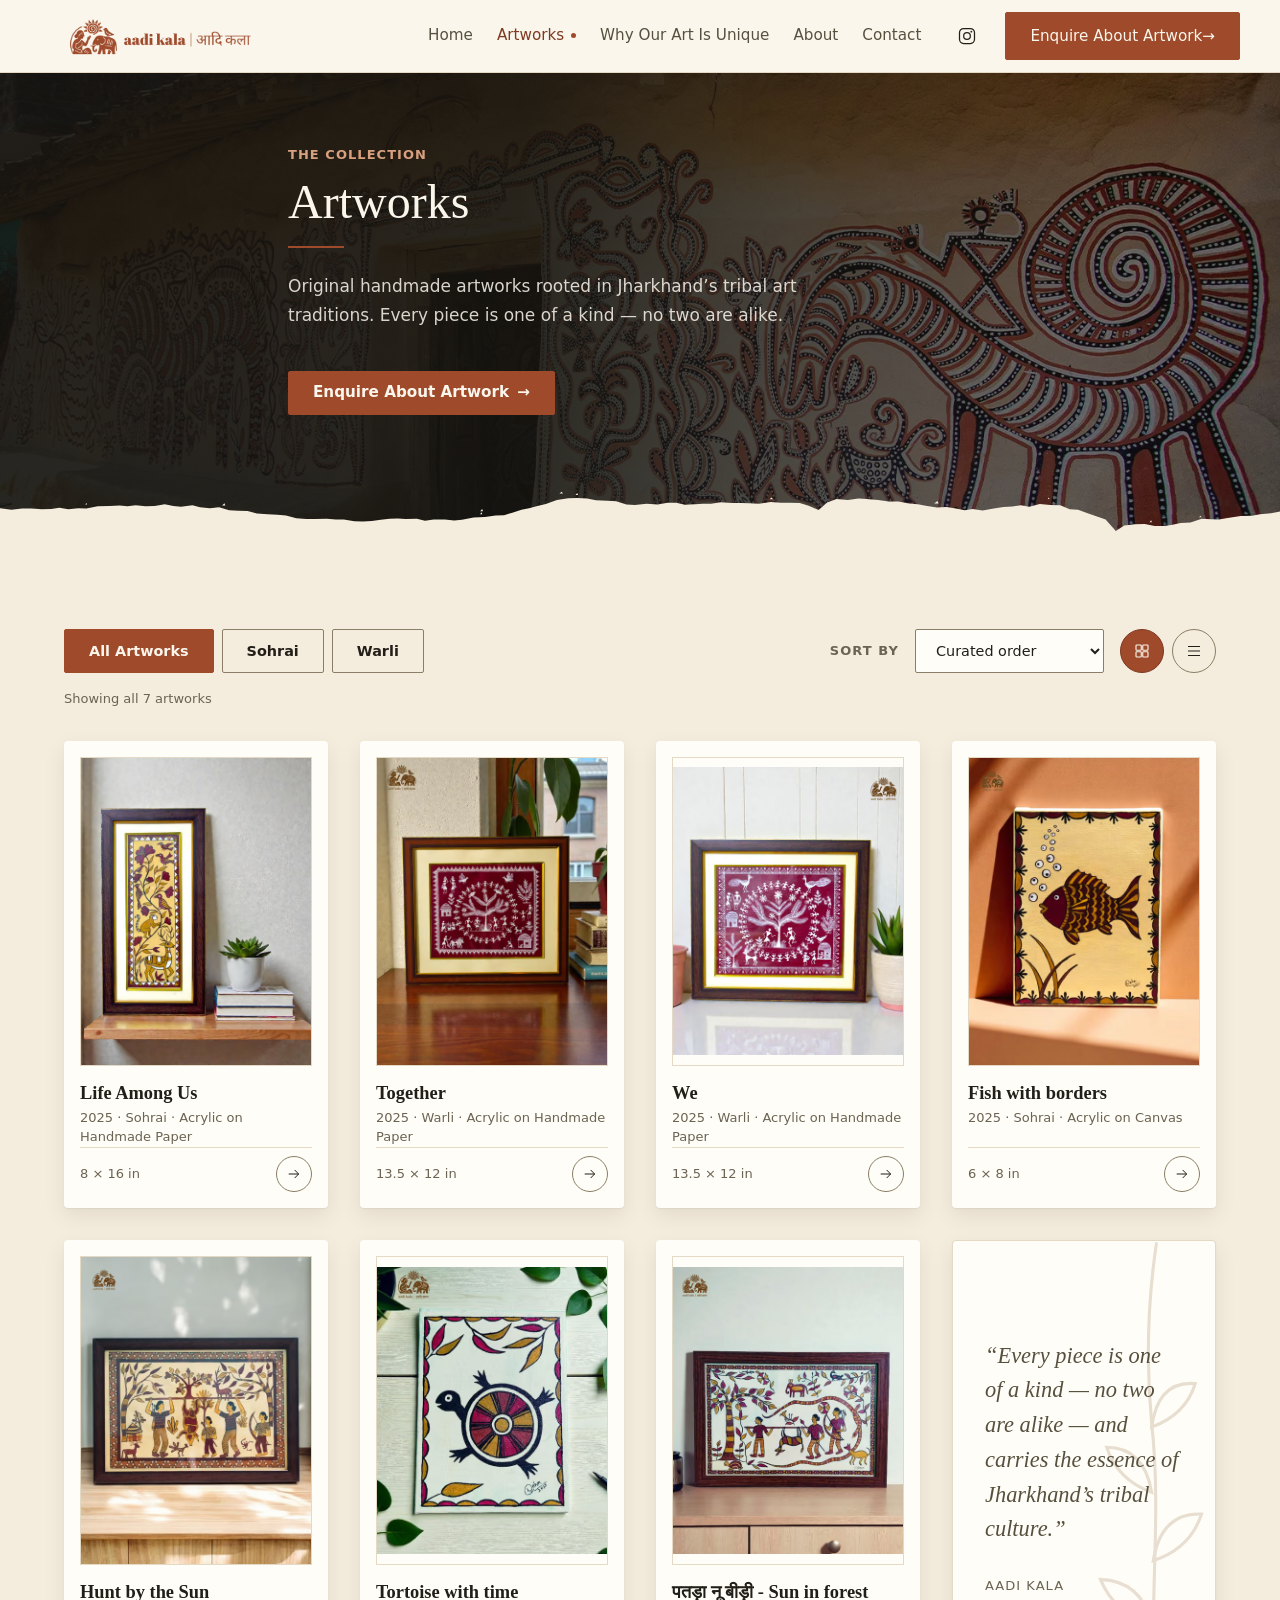
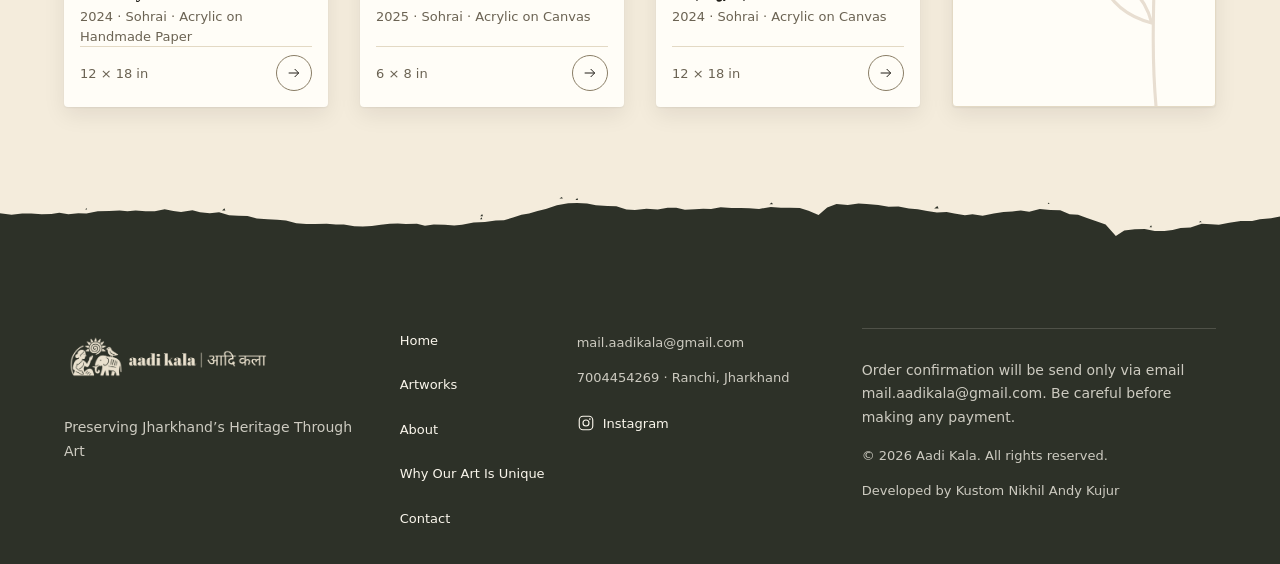
<file: artworks/index.html>
<!DOCTYPE html><html lang="en"><head><meta charset="UTF-8"><meta name="viewport" content="width=device-width, initial-scale=1.0"><link rel="icon" type="image/png" href="/favicon.png" sizes="64x64"><link rel="apple-touch-icon" href="/favicon.png"><meta name="description" content="Browse original handmade artworks rooted in Jharkhand’s tribal art traditions."><title>Artworks — Aadi Kala</title><link rel="canonical" href="https://aadikala.github.io/artworks/"><meta property="og:title" content="Artworks — Aadi Kala"><meta property="og:description" content="Browse original handmade artworks rooted in Jharkhand’s tribal art traditions."><meta property="og:type" content="website"><meta property="og:url" content="https://aadikala.github.io/artworks/"><meta property="og:site_name" content="Aadi Kala"><meta name="twitter:card" content="summary"><meta name="twitter:title" content="Artworks — Aadi Kala"><meta name="twitter:description" content="Browse original handmade artworks rooted in Jharkhand’s tribal art traditions."><link rel="stylesheet" href="/_astro/BaseLayout.CWK3IPLA.css"><link rel="stylesheet" href="/_astro/artwork.D4kAP5l-.css"></head><body><a class="skip-link" href="#main-content">Skip to main content</a><header class="site-header"><div class="site-header-inner"><a class="brand" href="/" aria-label="Aadi Kala"><img class="brand-logo" src="/images/logo-rust.png" alt="Aadi Kala" width="2000" height="500"></a><button class="nav-toggle" type="button" aria-expanded="false" aria-controls="site-nav"><span class="visually-hidden">Menu</span><span class="nav-toggle-bars" aria-hidden="true"></span></button><nav id="site-nav" class="site-nav" aria-label="Primary"><ul><li><a href="/">Home</a></li><li><a href="/artworks/" aria-current="page">Artworks</a></li><li><a href="/why-our-art-is-unique/">Why Our Art Is Unique</a></li><li><a href="/about/">About</a></li><li><a href="/contact/">Contact</a></li></ul><div class="nav-actions"><a class="nav-ig" href="https://www.instagram.com/aadikala.jh" target="_blank" rel="noopener"><svg width="20" height="20" viewBox="0 0 24 24" fill="none" stroke="currentColor" stroke-width="1.5" aria-hidden="true"><rect x="3" y="3" width="18" height="18" rx="5"></rect><circle cx="12" cy="12" r="4"></circle><circle cx="17.2" cy="6.8" r="1.1" fill="currentColor" stroke="none"></circle></svg><span class="visually-hidden">Instagram (opens in new tab)</span></a><a class="btn btn-primary nav-cta" href="/contact/">Enquire About Artwork<span class="btn-arrow" aria-hidden="true">&rarr;</span></a></div></nav></div><noscript><style>
      .nav-toggle {
        display: none;
      }
      .site-nav {
        display: flex;
      }
    </style></noscript></header><script type="module">var e=document.querySelector(`.site-header`),t=e?.querySelector(`.nav-toggle`),n=document.getElementById(`site-nav`),r=()=>{e?.classList.remove(`is-open`),t?.setAttribute(`aria-expanded`,`false`)};t?.addEventListener(`click`,()=>{let n=e?.classList.toggle(`is-open`)??!1;t.setAttribute(`aria-expanded`,String(n))}),document.addEventListener(`keydown`,n=>{n.key===`Escape`&&e?.classList.contains(`is-open`)&&(r(),t?.focus())}),n?.addEventListener(`click`,e=>{e.target.closest(`a`)&&r()});var i=()=>e?.classList.toggle(`is-scrolled`,window.scrollY>8);addEventListener(`scroll`,i,{passive:!0}),i();</script><main id="main-content"><section class="cat-hero" aria-labelledby="cat-heading"><div class="cat-hero-media"><img src="/_astro/sohrai-painting-bg.PpdRrzte_1Toy7w.webp" srcset="/_astro/sohrai-painting-bg.PpdRrzte_1pBPP8.webp 960w, /_astro/sohrai-painting-bg.PpdRrzte_1Toy7w.webp 1500w" sizes="100vw" alt="" width="1500" height="1000" decoding="async"></div><div class="cat-hero-scrim" aria-hidden="true"></div><div class="container cat-hero-inner"><div class="cat-hero-copy"><p class="eyebrow">The Collection</p><h1 id="cat-heading">Artworks</h1><hr class="rule-accent"><p class="lede">Original handmade artworks rooted in Jharkhand&rsquo;s tribal art traditions. Every piece is one of a kind &mdash; no two are alike.</p><p><a class="btn btn-primary" href="/contact/">Enquire About Artwork<span class="btn-arrow" aria-hidden="true">&rarr;</span></a></p></div></div><span class="torn torn-paper torn--bottom" aria-hidden="true"></span></section><section class="cat-gallery" aria-label="Artwork gallery"><div class="container"><div class="cat-controls" data-reveal><div class="cat-filters" role="group" aria-label="Filter artworks by tradition"><button class="cat-pill" type="button" data-filter="All" aria-pressed="true">All Artworks</button><button class="cat-pill" type="button" data-filter="Sohrai" aria-pressed="false">Sohrai</button><button class="cat-pill" type="button" data-filter="Warli" aria-pressed="false">Warli</button></div><div class="cat-tools"><label class="cat-sort-label" for="cat-sort">Sort by</label><select class="cat-sort" id="cat-sort"><option value="curated" selected>Curated order</option><option value="newest">Year (Newest First)</option><option value="oldest">Year (Oldest First)</option></select><div class="cat-view" role="group" aria-label="Change gallery layout"><button class="round-btn" type="button" data-view-btn="grid" aria-pressed="true"><svg width="18" height="18" viewBox="0 0 24 24" fill="none" stroke="currentColor" stroke-width="1.5" aria-hidden="true"><rect x="4" y="4" width="7" height="7" rx="1"></rect><rect x="13" y="4" width="7" height="7" rx="1"></rect><rect x="4" y="13" width="7" height="7" rx="1"></rect><rect x="13" y="13" width="7" height="7" rx="1"></rect></svg><span class="visually-hidden">Grid view</span></button><button class="round-btn" type="button" data-view-btn="list" aria-pressed="false"><svg width="18" height="18" viewBox="0 0 24 24" fill="none" stroke="currentColor" stroke-width="1.5" aria-hidden="true"><path d="M4 6h16M4 12h16M4 18h16"></path></svg><span class="visually-hidden">List view</span></button></div></div></div><p class="meta cat-count" id="cat-count" aria-live="polite">Showing all 7 artworks</p><ul class="cat-grid" id="cat-grid" data-view="grid"><li class="cat-item" data-tradition="Sohrai" data-year="2025" data-order="0" data-reveal="pop"><a class="art-card" href="/artworks/life-among-us/"><span class="art-card-media"><picture><source type="image/avif" srcset="/assets/generated/life-among-us-w480.avif 480w, /assets/generated/life-among-us-w768.avif 768w, /assets/generated/life-among-us-w960.avif 960w, /assets/generated/life-among-us-w1200.avif 1200w" sizes="(min-width: 64rem) 33vw, (min-width: 48rem) 50vw, 100vw"><source type="image/webp" srcset="/assets/generated/life-among-us-w480.webp 480w, /assets/generated/life-among-us-w768.webp 768w, /assets/generated/life-among-us-w960.webp 960w, /assets/generated/life-among-us-w1200.webp 1200w" sizes="(min-width: 64rem) 33vw, (min-width: 48rem) 50vw, 100vw"><img src="/assets/generated/life-among-us-w480.webp" alt="Life Among Us — Sohrai artwork by Neha Nidhi Kujur" width="768" height="1024" loading="lazy" decoding="async"></picture></span><h2 class="art-card-title">Life Among Us</h2><p class="meta">2025 · Sohrai · Acrylic on Handmade Paper</p><span class="art-card-foot"><span class="meta">8 × 16 in</span><span class="art-card-arrow" aria-hidden="true"><svg width="16" height="16" viewBox="0 0 24 24" fill="none" stroke="currentColor" stroke-width="1.5"><path d="M4 12h15M13 6l6 6-6 6"></path></svg></span></span></a></li><li class="cat-item" data-tradition="Warli" data-year="2025" data-order="1" data-reveal="pop"><a class="art-card" href="/artworks/together/"><span class="art-card-media"><picture><source type="image/avif" srcset="/assets/generated/together-w480.avif 480w, /assets/generated/together-w768.avif 768w, /assets/generated/together-w960.avif 960w" sizes="(min-width: 64rem) 33vw, (min-width: 48rem) 50vw, 100vw"><source type="image/webp" srcset="/assets/generated/together-w480.webp 480w, /assets/generated/together-w768.webp 768w, /assets/generated/together-w960.webp 960w" sizes="(min-width: 64rem) 33vw, (min-width: 48rem) 50vw, 100vw"><img src="/assets/generated/together-w480.webp" alt="Together — Warli artwork by Neha Nidhi Kujur" width="768" height="1024" loading="lazy" decoding="async"></picture></span><h2 class="art-card-title">Together</h2><p class="meta">2025 · Warli · Acrylic on Handmade Paper</p><span class="art-card-foot"><span class="meta">13.5 × 12 in</span><span class="art-card-arrow" aria-hidden="true"><svg width="16" height="16" viewBox="0 0 24 24" fill="none" stroke="currentColor" stroke-width="1.5"><path d="M4 12h15M13 6l6 6-6 6"></path></svg></span></span></a></li><li class="cat-item" data-tradition="Warli" data-year="2025" data-order="2" data-reveal="pop"><a class="art-card" href="/artworks/we/"><span class="art-card-media"><picture><source type="image/avif" srcset="/assets/generated/we-w480.avif 480w, /assets/generated/we-w768.avif 768w, /assets/generated/we-w960.avif 960w" sizes="(min-width: 64rem) 33vw, (min-width: 48rem) 50vw, 100vw"><source type="image/webp" srcset="/assets/generated/we-w480.webp 480w, /assets/generated/we-w768.webp 768w, /assets/generated/we-w960.webp 960w" sizes="(min-width: 64rem) 33vw, (min-width: 48rem) 50vw, 100vw"><img src="/assets/generated/we-w480.webp" alt="We — Warli artwork by Neha Nidhi Kujur" width="768" height="960" loading="lazy" decoding="async"></picture></span><h2 class="art-card-title">We</h2><p class="meta">2025 · Warli · Acrylic on Handmade Paper</p><span class="art-card-foot"><span class="meta">13.5 × 12 in</span><span class="art-card-arrow" aria-hidden="true"><svg width="16" height="16" viewBox="0 0 24 24" fill="none" stroke="currentColor" stroke-width="1.5"><path d="M4 12h15M13 6l6 6-6 6"></path></svg></span></span></a></li><li class="cat-item" data-tradition="Sohrai" data-year="2025" data-order="3" data-reveal="pop"><a class="art-card" href="/artworks/fish-with-borders/"><span class="art-card-media"><picture><source type="image/avif" srcset="/assets/generated/fish-with-borders-w480.avif 480w, /assets/generated/fish-with-borders-w768.avif 768w, /assets/generated/fish-with-borders-w960.avif 960w" sizes="(min-width: 64rem) 33vw, (min-width: 48rem) 50vw, 100vw"><source type="image/webp" srcset="/assets/generated/fish-with-borders-w480.webp 480w, /assets/generated/fish-with-borders-w768.webp 768w, /assets/generated/fish-with-borders-w960.webp 960w" sizes="(min-width: 64rem) 33vw, (min-width: 48rem) 50vw, 100vw"><img src="/assets/generated/fish-with-borders-w480.webp" alt="Fish with borders — Sohrai artwork by Neha Nidhi Kujur" width="768" height="1024" loading="lazy" decoding="async"></picture></span><h2 class="art-card-title">Fish with borders</h2><p class="meta">2025 · Sohrai · Acrylic on Canvas</p><span class="art-card-foot"><span class="meta">6 × 8 in</span><span class="art-card-arrow" aria-hidden="true"><svg width="16" height="16" viewBox="0 0 24 24" fill="none" stroke="currentColor" stroke-width="1.5"><path d="M4 12h15M13 6l6 6-6 6"></path></svg></span></span></a></li><li class="cat-item" data-tradition="Sohrai" data-year="2024" data-order="4" data-reveal="pop"><a class="art-card" href="/artworks/hunt-by-the-sun/"><span class="art-card-media"><picture><source type="image/avif" srcset="/assets/generated/hunt-by-the-sun-w480.avif 480w, /assets/generated/hunt-by-the-sun-w768.avif 768w, /assets/generated/hunt-by-the-sun-w960.avif 960w, /assets/generated/hunt-by-the-sun-w1200.avif 1200w" sizes="(min-width: 64rem) 33vw, (min-width: 48rem) 50vw, 100vw"><source type="image/webp" srcset="/assets/generated/hunt-by-the-sun-w480.webp 480w, /assets/generated/hunt-by-the-sun-w768.webp 768w, /assets/generated/hunt-by-the-sun-w960.webp 960w, /assets/generated/hunt-by-the-sun-w1200.webp 1200w" sizes="(min-width: 64rem) 33vw, (min-width: 48rem) 50vw, 100vw"><img src="/assets/generated/hunt-by-the-sun-w480.webp" alt="Hunt by the Sun — Sohrai artwork by Neha Nidhi Kujur" width="768" height="1024" loading="lazy" decoding="async"></picture></span><h2 class="art-card-title">Hunt by the Sun</h2><p class="meta">2024 · Sohrai · Acrylic on Handmade Paper</p><span class="art-card-foot"><span class="meta">12 × 18 in</span><span class="art-card-arrow" aria-hidden="true"><svg width="16" height="16" viewBox="0 0 24 24" fill="none" stroke="currentColor" stroke-width="1.5"><path d="M4 12h15M13 6l6 6-6 6"></path></svg></span></span></a></li><li class="cat-item" data-tradition="Sohrai" data-year="2025" data-order="5" data-reveal="pop"><a class="art-card" href="/artworks/tortoise-with-time/"><span class="art-card-media"><picture><source type="image/avif" srcset="/assets/generated/tortoise-with-time-w480.avif 480w, /assets/generated/tortoise-with-time-w768.avif 768w, /assets/generated/tortoise-with-time-w960.avif 960w" sizes="(min-width: 64rem) 33vw, (min-width: 48rem) 50vw, 100vw"><source type="image/webp" srcset="/assets/generated/tortoise-with-time-w480.webp 480w, /assets/generated/tortoise-with-time-w768.webp 768w, /assets/generated/tortoise-with-time-w960.webp 960w" sizes="(min-width: 64rem) 33vw, (min-width: 48rem) 50vw, 100vw"><img src="/assets/generated/tortoise-with-time-w480.webp" alt="Tortoise with time — Sohrai artwork by Neha Nidhi Kujur" width="768" height="960" loading="lazy" decoding="async"></picture></span><h2 class="art-card-title">Tortoise with time</h2><p class="meta">2025 · Sohrai · Acrylic on Canvas</p><span class="art-card-foot"><span class="meta">6 × 8 in</span><span class="art-card-arrow" aria-hidden="true"><svg width="16" height="16" viewBox="0 0 24 24" fill="none" stroke="currentColor" stroke-width="1.5"><path d="M4 12h15M13 6l6 6-6 6"></path></svg></span></span></a></li><li class="cat-item" data-tradition="Sohrai" data-year="2024" data-order="6" data-reveal="pop"><a class="art-card" href="/artworks/patara-nu-bidi-sun-in-forest/"><span class="art-card-media"><picture><source type="image/avif" srcset="/assets/generated/patara-nu-bidi-sun-in-forest-w480.avif 480w, /assets/generated/patara-nu-bidi-sun-in-forest-w768.avif 768w, /assets/generated/patara-nu-bidi-sun-in-forest-w960.avif 960w" sizes="(min-width: 64rem) 33vw, (min-width: 48rem) 50vw, 100vw"><source type="image/webp" srcset="/assets/generated/patara-nu-bidi-sun-in-forest-w480.webp 480w, /assets/generated/patara-nu-bidi-sun-in-forest-w768.webp 768w, /assets/generated/patara-nu-bidi-sun-in-forest-w960.webp 960w" sizes="(min-width: 64rem) 33vw, (min-width: 48rem) 50vw, 100vw"><img src="/assets/generated/patara-nu-bidi-sun-in-forest-w480.webp" alt="पतड़ा नू बीड़ी - Sun in forest — Sohrai artwork by Neha Nidhi Kujur" width="768" height="960" loading="lazy" decoding="async"></picture></span><h2 class="art-card-title">पतड़ा नू बीड़ी - Sun in forest</h2><p class="meta">2024 · Sohrai · Acrylic on Canvas</p><span class="art-card-foot"><span class="meta">12 × 18 in</span><span class="art-card-arrow" aria-hidden="true"><svg width="16" height="16" viewBox="0 0 24 24" fill="none" stroke="currentColor" stroke-width="1.5"><path d="M4 12h15M13 6l6 6-6 6"></path></svg></span></span></a></li><li class="cat-quote" data-reveal="pop"><svg class="cat-vine cat-vine--quote" viewBox="0 0 120 320" fill="none" aria-hidden="true" focusable="false"><g stroke="currentColor" stroke-width="2" stroke-linecap="round" fill="none"><path d="M62 312 C 56 250 66 190 59 128 C 55 86 57 46 62 12"></path><path d="M59 256 q -24 -6 -33 -28 q 26 1 33 28 Z"></path><path d="M60 216 q 24 -8 31 -30 q -26 -1 -31 30 Z"></path><path d="M59 172 q -22 -8 -29 -29 q 24 0 29 29 Z"></path><path d="M59 130 q 22 -8 28 -28 q -24 -2 -28 28 Z"></path></g></svg><blockquote><p>&ldquo;Every piece is one of a kind &mdash; no two are alike &mdash; and carries the essence of Jharkhand&rsquo;s tribal culture.&rdquo;</p></blockquote><p class="meta">Aadi Kala</p></li></ul></div><span class="torn torn-olive torn--bottom" aria-hidden="true"></span></section><script type="module">if(matchMedia(`(prefers-reduced-motion: no-preference)`).matches&&`IntersectionObserver`in window){document.querySelector(`main`)?.classList.add(`reveal-on`);let e=new IntersectionObserver(t=>{for(let n of t)n.isIntersecting&&(n.target.classList.add(`is-in`),e.unobserve(n.target))},{rootMargin:`0px 0px -8% 0px`,threshold:.12});document.querySelectorAll(`[data-reveal]`).forEach(t=>e.observe(t))}var e=document.getElementById(`cat-grid`),t=[...document.querySelectorAll(`.cat-pill`)],n=document.getElementById(`cat-sort`),r=[...document.querySelectorAll(`[data-view-btn]`)],i=document.getElementById(`cat-count`),a=e?.querySelectorAll(`.cat-item`).length??0,o=`All`,s=`curated`,c=()=>{if(!e)return;let t=[...e.querySelectorAll(`.cat-item`)].filter(e=>o===`All`||e.dataset.tradition===o);t.sort((e,t)=>{let n=Number(t.dataset.year)-Number(e.dataset.year);return s===`newest`?n||Number(e.dataset.order)-Number(t.dataset.order):s===`oldest`&&-n||Number(e.dataset.order)-Number(t.dataset.order)});let n=e.querySelector(`.cat-quote`);for(let t of e.querySelectorAll(`.cat-item`))t.hidden=t.dataset.tradition!==o&&o!==`All`;for(let r of t)e.insertBefore(r,n);i&&(i.textContent=o===`All`?`Showing all ${a} artworks`:`Showing ${t.length} of ${a} artworks · ${o}`)};t.forEach(e=>{e.addEventListener(`click`,()=>{o=e.dataset.filter??`All`,t.forEach(t=>t.setAttribute(`aria-pressed`,String(t===e?`true`:`false`))),c()})}),n?.addEventListener(`change`,()=>{s=n.value??`curated`,c()}),r.forEach(t=>{t.addEventListener(`click`,()=>{e?.setAttribute(`data-view`,t.dataset.viewBtn??`grid`),r.forEach(e=>e.setAttribute(`aria-pressed`,String(e===t?`true`:`false`)))})});</script></main><footer class="site-footer"><span class="torn torn-paper-light" aria-hidden="true"></span><div class="container site-footer-inner"><div class="flow"><a class="footer-brand" href="/" aria-label="Aadi Kala — home"><img class="footer-logo" src="/images/logo.png" alt="Aadi Kala" width="2000" height="500" loading="lazy" decoding="async"></a><p class="small">Preserving Jharkhand&rsquo;s Heritage Through Art</p></div><nav aria-label="Footer"><ul class="cluster"><li><a href="/">Home</a></li><li><a href="/artworks/">Artworks</a></li><li><a href="/about/">About</a></li><li><a href="/why-our-art-is-unique/">Why Our Art Is Unique</a></li><li><a href="/contact/">Contact</a></li></ul></nav><div class="flow"><p class="meta">mail.aadikala@gmail.com</p><p class="meta">7004454269 &middot; Ranchi, Jharkhand</p><p class="meta"><a class="footer-ig" href="https://www.instagram.com/aadikala.jh" target="_blank" rel="noopener"><svg width="18" height="18" viewBox="0 0 24 24" fill="none" stroke="currentColor" stroke-width="1.5" aria-hidden="true" focusable="false"><rect x="3" y="3" width="18" height="18" rx="5"></rect><circle cx="12" cy="12" r="4"></circle><circle cx="17.2" cy="6.8" r="1.1" fill="currentColor" stroke="none"></circle></svg><span>Instagram</span><span class="visually-hidden"> (opens in new tab)</span></a></p></div><div class="flow footer-note"><p class="small">Order confirmation will be send only via email mail.aadikala@gmail.com. Be careful before making any payment.</p><p class="meta">&copy; 2026 Aadi Kala. All rights reserved.</p><p class="meta">Developed by Kustom Nikhil Andy Kujur</p></div></div></footer></body></html>
</file>
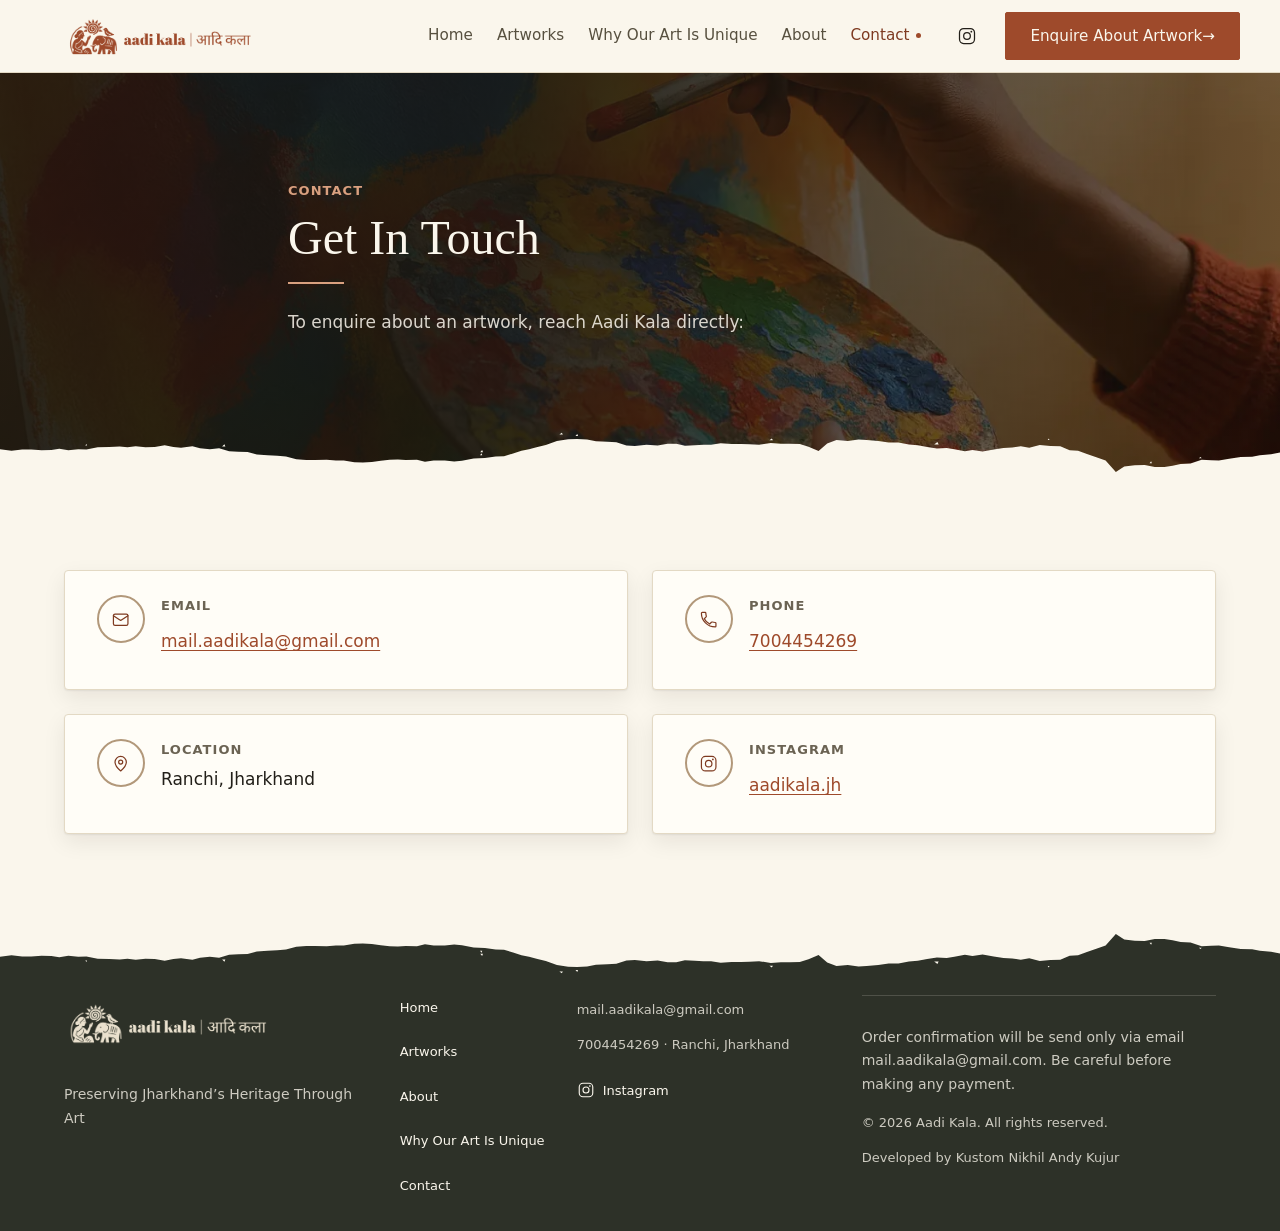
<file: contact/index.html>
<!DOCTYPE html><html lang="en"><head><meta charset="UTF-8"><meta name="viewport" content="width=device-width, initial-scale=1.0"><link rel="icon" type="image/png" href="/favicon.png" sizes="64x64"><link rel="apple-touch-icon" href="/favicon.png"><meta name="description" content="Contact Aadi Kala in Ranchi, Jharkhand — email, phone and Instagram."><title>Contact — Aadi Kala</title><link rel="canonical" href="https://aadikala.github.io/contact/"><meta property="og:title" content="Contact — Aadi Kala"><meta property="og:description" content="Contact Aadi Kala in Ranchi, Jharkhand — email, phone and Instagram."><meta property="og:type" content="website"><meta property="og:url" content="https://aadikala.github.io/contact/"><meta property="og:site_name" content="Aadi Kala"><meta name="twitter:card" content="summary"><meta name="twitter:title" content="Contact — Aadi Kala"><meta name="twitter:description" content="Contact Aadi Kala in Ranchi, Jharkhand — email, phone and Instagram."><link rel="stylesheet" href="/_astro/BaseLayout.CWK3IPLA.css"><style>.page-hero{isolation:isolate;background-color:var(--color-ink);min-height:min(46vh,26rem);color:var(--color-paper);align-items:center;padding-block:clamp(4rem,8vh,6rem) calc(clamp(3rem,6vh,4.5rem) + 3.75rem);scroll-margin-top:5.5rem;display:flex;position:relative;overflow:hidden}.page-hero-media{z-index:-2;position:absolute;inset:0}.page-hero-media img{object-fit:cover;object-position:50% 40%;block-size:100%;inline-size:100%}.page-hero-scrim{z-index:-1;background:linear-gradient(96deg,#16140fe6 0 40%,#16140fad 68%,#16140f6b 100%);position:absolute;inset:0}.page-hero-inner{z-index:1;max-width:44rem;position:relative}.page-hero .eyebrow{color:var(--color-clay)}.page-hero h1{color:var(--color-paper)}.page-hero .rule-accent{block-size:2px;inline-size:3.5rem;margin:0 0 var(--space-lg);background-color:var(--color-clay);border:0;display:block}.page-hero .lede{color:#faf6ecd9;max-width:34rem;margin-block:0}.torn--bottom{inset-block:auto -1px;transform:scaleY(-1)}.page-hero--contact .page-hero-media img{object-position:50% 62%}@media (prefers-reduced-motion:no-preference){.page-hero-copy>*{animation:page-hero-in .64s var(--ease-out) both}.page-hero-copy>:nth-child(2){animation-delay:70ms}.page-hero-copy>:nth-child(3){animation-delay:.14s}.page-hero-copy>:nth-child(4){animation-delay:.21s}}@keyframes page-hero-in{0%{opacity:0;transform:translateY(1.1rem)}to{opacity:1;transform:none}}.page-intro{max-width:44rem}.page-intro h1{margin-block-end:var(--space-sm)}.page-intro p:last-child{margin-block-end:0}.concept-list{gap:var(--space-2xl);max-width:44rem;margin:0;padding:0;list-style:none;display:grid}.concept{border-block-start:1px solid var(--color-line);gap:var(--space-md) var(--space-xl);grid-template-columns:minmax(0,1fr) auto;align-items:start;padding-block-start:var(--space-md);display:grid}.concept-icon{border:2px solid var(--color-gold);block-size:clamp(3.5rem,5vw,4.5rem);inline-size:clamp(3.5rem,5vw,4.5rem);color:var(--color-rust-deep);background:radial-gradient(circle at 50% 38%,#b2987a38,#b2987a0f 66%,#0000 73%);border-radius:50%;flex:none;order:2;justify-content:center;align-items:center;display:inline-flex}.concept-icon svg{block-size:auto;inline-size:44%}.concept-body>p:last-child{margin-block-end:0}.concept h2{margin-block:0 var(--space-sm)}.concept-no{margin:0 0 var(--space-xs);font-family:var(--font-display);letter-spacing:var(--tracking-meta);color:var(--color-rust);font-size:clamp(2rem,1.6rem + 1.5vw,2.75rem);font-weight:500;line-height:1}.concept p{margin-block:0}.concept-cta{margin-block:var(--space-2xl) 0}.contact-list{gap:var(--space-lg);margin:0;display:grid}@media (width>=48rem){.contact-list{grid-template-columns:repeat(2,minmax(0,1fr))}}.contact-list>div{gap:var(--space-md);background-color:var(--color-surface);border:1px solid var(--color-line);border-radius:var(--radius-md);padding:var(--space-lg) var(--space-xl);align-items:flex-start;display:flex;box-shadow:0 1px 2px #14110c0f,0 8px 22px #14110c14}.contact-icon{border:2px solid var(--color-gold);block-size:3rem;inline-size:3rem;color:var(--color-rust-deep);border-radius:50%;flex:none;justify-content:center;align-items:center;display:inline-flex}.contact-icon svg{block-size:auto;inline-size:44%}.contact-list dt{font-size:var(--text-meta);letter-spacing:var(--tracking-meta);text-transform:uppercase;color:var(--color-muted);font-weight:600}.contact-list dd{margin:var(--space-xs) 0 0;font-size:var(--text-body);overflow-wrap:break-word}.contact-list a{min-height:var(--touch-min);padding-block:.375rem;display:inline-block}
</style></head><body><a class="skip-link" href="#main-content">Skip to main content</a><header class="site-header"><div class="site-header-inner"><a class="brand" href="/" aria-label="Aadi Kala"><img class="brand-logo" src="/images/logo-rust.png" alt="Aadi Kala" width="2000" height="500"></a><button class="nav-toggle" type="button" aria-expanded="false" aria-controls="site-nav"><span class="visually-hidden">Menu</span><span class="nav-toggle-bars" aria-hidden="true"></span></button><nav id="site-nav" class="site-nav" aria-label="Primary"><ul><li><a href="/">Home</a></li><li><a href="/artworks/">Artworks</a></li><li><a href="/why-our-art-is-unique/">Why Our Art Is Unique</a></li><li><a href="/about/">About</a></li><li><a href="/contact/" aria-current="page">Contact</a></li></ul><div class="nav-actions"><a class="nav-ig" href="https://www.instagram.com/aadikala.jh" target="_blank" rel="noopener"><svg width="20" height="20" viewBox="0 0 24 24" fill="none" stroke="currentColor" stroke-width="1.5" aria-hidden="true"><rect x="3" y="3" width="18" height="18" rx="5"></rect><circle cx="12" cy="12" r="4"></circle><circle cx="17.2" cy="6.8" r="1.1" fill="currentColor" stroke="none"></circle></svg><span class="visually-hidden">Instagram (opens in new tab)</span></a><a class="btn btn-primary nav-cta" href="/contact/">Enquire About Artwork<span class="btn-arrow" aria-hidden="true">&rarr;</span></a></div></nav></div><noscript><style>
      .nav-toggle {
        display: none;
      }
      .site-nav {
        display: flex;
      }
    </style></noscript></header><script type="module">var e=document.querySelector(`.site-header`),t=e?.querySelector(`.nav-toggle`),n=document.getElementById(`site-nav`),r=()=>{e?.classList.remove(`is-open`),t?.setAttribute(`aria-expanded`,`false`)};t?.addEventListener(`click`,()=>{let n=e?.classList.toggle(`is-open`)??!1;t.setAttribute(`aria-expanded`,String(n))}),document.addEventListener(`keydown`,n=>{n.key===`Escape`&&e?.classList.contains(`is-open`)&&(r(),t?.focus())}),n?.addEventListener(`click`,e=>{e.target.closest(`a`)&&r()});var i=()=>e?.classList.toggle(`is-scrolled`,window.scrollY>8);addEventListener(`scroll`,i,{passive:!0}),i();</script><main id="main-content"><section class="page-hero page-hero--contact" aria-labelledby="contact-heading"><div class="page-hero-media"><img src="/_astro/handmade.B8MXOiW4_1g9o8.webp" srcset="/_astro/handmade.B8MXOiW4_1NxcoF.webp 960w, /_astro/handmade.B8MXOiW4_1g9o8.webp 1500w" sizes="100vw" alt="" width="1500" height="1000" decoding="async"></div><div class="page-hero-scrim" aria-hidden="true"></div><div class="container page-hero-inner"><div class="page-hero-copy"><p class="eyebrow">Contact</p><h1 id="contact-heading">Get In Touch</h1><hr class="rule-accent"><p class="lede">To enquire about an artwork, reach Aadi Kala directly:</p></div></div><span class="torn torn-paper-light torn--bottom" aria-hidden="true"></span></section><div class="container section"><dl class="contact-list"><div><span class="contact-icon" aria-hidden="true"><svg width="20" height="20" viewBox="0 0 24 24" fill="none" stroke="currentColor" stroke-width="1.5" stroke-linecap="round" stroke-linejoin="round" focusable="false"><rect x="3" y="5" width="18" height="14" rx="2"></rect><path d="M3 7l9 6 9-6"></path></svg></span><div><dt>Email</dt><dd><a href="mailto:mail.aadikala@gmail.com" aria-label="Email Aadi Kala">mail.aadikala@gmail.com</a></dd></div></div><div><span class="contact-icon" aria-hidden="true"><svg width="20" height="20" viewBox="0 0 24 24" fill="none" stroke="currentColor" stroke-width="1.5" stroke-linecap="round" stroke-linejoin="round" focusable="false"><path d="M6.62 10.79c1.44 2.83 3.76 5.14 6.59 6.59l2.2-2.2c.27-.27.67-.36 1.02-.24 1.12.37 2.33.57 3.57.57.55 0 1 .45 1 1V20c0 .55-.45 1-1 1-9.39 0-17-7.61-17-17 0-.55.45-1 1-1h3.5c.55 0 1 .45 1 1 0 1.25.2 2.45.57 3.57.11.35.03.74-.25 1.02l-2.2 2.2z"></path></svg></span><div><dt>Phone</dt><dd><a href="tel:7004454269" aria-label="Call Aadi Kala">7004454269</a></dd></div></div><div><span class="contact-icon" aria-hidden="true"><svg width="20" height="20" viewBox="0 0 24 24" fill="none" stroke="currentColor" stroke-width="1.5" stroke-linecap="round" stroke-linejoin="round" focusable="false"><path d="M12 21s-7-5.5-7-11a7 7 0 0 1 14 0c0 5.5-7 11-7 11z"></path><circle cx="12" cy="10" r="2.5"></circle></svg></span><div><dt>Location</dt><dd>Ranchi, Jharkhand</dd></div></div><div><span class="contact-icon" aria-hidden="true"><svg width="20" height="20" viewBox="0 0 24 24" fill="none" stroke="currentColor" stroke-width="1.5" stroke-linecap="round" stroke-linejoin="round" focusable="false"><rect x="3" y="3" width="18" height="18" rx="5"></rect><circle cx="12" cy="12" r="4"></circle><circle cx="17.2" cy="6.8" r="1.1" fill="currentColor" stroke="none"></circle></svg></span><div><dt>Instagram</dt><dd><a href="https://www.instagram.com/aadikala.jh" target="_blank" rel="noopener" aria-label="Aadi Kala on Instagram (opens in new tab)">aadikala.jh</a></dd></div></div></dl></div></main><footer class="site-footer"><span class="torn torn-paper-light" aria-hidden="true"></span><div class="container site-footer-inner"><div class="flow"><a class="footer-brand" href="/" aria-label="Aadi Kala — home"><img class="footer-logo" src="/images/logo.png" alt="Aadi Kala" width="2000" height="500" loading="lazy" decoding="async"></a><p class="small">Preserving Jharkhand&rsquo;s Heritage Through Art</p></div><nav aria-label="Footer"><ul class="cluster"><li><a href="/">Home</a></li><li><a href="/artworks/">Artworks</a></li><li><a href="/about/">About</a></li><li><a href="/why-our-art-is-unique/">Why Our Art Is Unique</a></li><li><a href="/contact/">Contact</a></li></ul></nav><div class="flow"><p class="meta">mail.aadikala@gmail.com</p><p class="meta">7004454269 &middot; Ranchi, Jharkhand</p><p class="meta"><a class="footer-ig" href="https://www.instagram.com/aadikala.jh" target="_blank" rel="noopener"><svg width="18" height="18" viewBox="0 0 24 24" fill="none" stroke="currentColor" stroke-width="1.5" aria-hidden="true" focusable="false"><rect x="3" y="3" width="18" height="18" rx="5"></rect><circle cx="12" cy="12" r="4"></circle><circle cx="17.2" cy="6.8" r="1.1" fill="currentColor" stroke="none"></circle></svg><span>Instagram</span><span class="visually-hidden"> (opens in new tab)</span></a></p></div><div class="flow footer-note"><p class="small">Order confirmation will be send only via email mail.aadikala@gmail.com. Be careful before making any payment.</p><p class="meta">&copy; 2026 Aadi Kala. All rights reserved.</p><p class="meta">Developed by Kustom Nikhil Andy Kujur</p></div></div></footer></body></html>
</file>
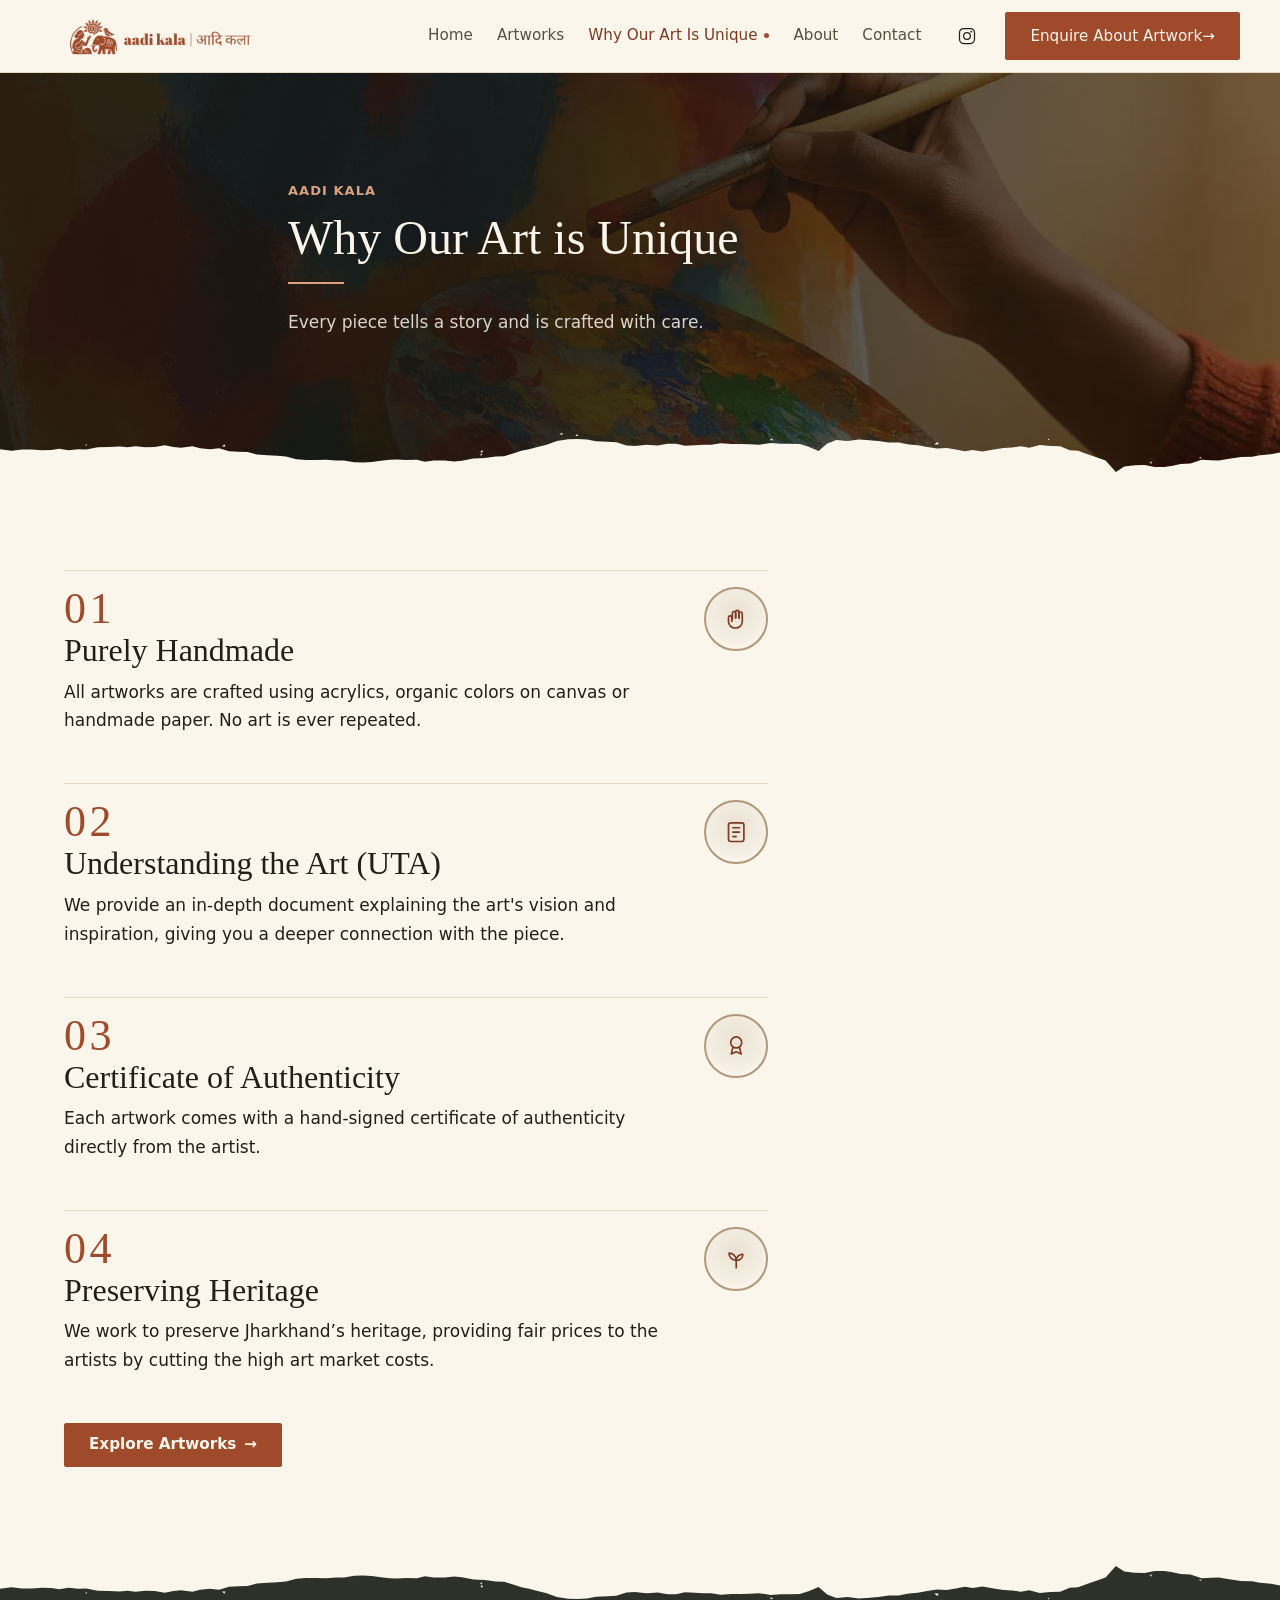
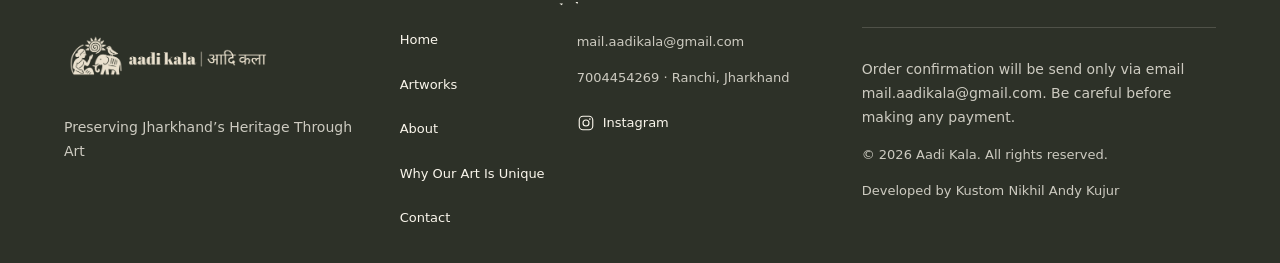
<file: why-our-art-is-unique/index.html>
<!DOCTYPE html><html lang="en"><head><meta charset="UTF-8"><meta name="viewport" content="width=device-width, initial-scale=1.0"><link rel="icon" type="image/png" href="/favicon.png" sizes="64x64"><link rel="apple-touch-icon" href="/favicon.png"><meta name="description" content="Why Aadi Kala’s art is unique: handmade originals, Understanding the Art, certificates of authenticity, heritage preservation."><title>Why Our Art is Unique — Aadi Kala</title><link rel="canonical" href="https://aadikala.github.io/why-our-art-is-unique/"><meta property="og:title" content="Why Our Art is Unique — Aadi Kala"><meta property="og:description" content="Why Aadi Kala’s art is unique: handmade originals, Understanding the Art, certificates of authenticity, heritage preservation."><meta property="og:type" content="website"><meta property="og:url" content="https://aadikala.github.io/why-our-art-is-unique/"><meta property="og:site_name" content="Aadi Kala"><meta name="twitter:card" content="summary"><meta name="twitter:title" content="Why Our Art is Unique — Aadi Kala"><meta name="twitter:description" content="Why Aadi Kala’s art is unique: handmade originals, Understanding the Art, certificates of authenticity, heritage preservation."><link rel="stylesheet" href="/_astro/BaseLayout.CWK3IPLA.css"><style>.page-hero{isolation:isolate;background-color:var(--color-ink);min-height:min(46vh,26rem);color:var(--color-paper);align-items:center;padding-block:clamp(4rem,8vh,6rem) calc(clamp(3rem,6vh,4.5rem) + 3.75rem);scroll-margin-top:5.5rem;display:flex;position:relative;overflow:hidden}.page-hero-media{z-index:-2;position:absolute;inset:0}.page-hero-media img{object-fit:cover;object-position:50% 40%;block-size:100%;inline-size:100%}.page-hero-scrim{z-index:-1;background:linear-gradient(96deg,#16140fe6 0 40%,#16140fad 68%,#16140f6b 100%);position:absolute;inset:0}.page-hero-inner{z-index:1;max-width:44rem;position:relative}.page-hero .eyebrow{color:var(--color-clay)}.page-hero h1{color:var(--color-paper)}.page-hero .rule-accent{block-size:2px;inline-size:3.5rem;margin:0 0 var(--space-lg);background-color:var(--color-clay);border:0;display:block}.page-hero .lede{color:#faf6ecd9;max-width:34rem;margin-block:0}.torn--bottom{inset-block:auto -1px;transform:scaleY(-1)}.page-hero--contact .page-hero-media img{object-position:50% 62%}@media (prefers-reduced-motion:no-preference){.page-hero-copy>*{animation:page-hero-in .64s var(--ease-out) both}.page-hero-copy>:nth-child(2){animation-delay:70ms}.page-hero-copy>:nth-child(3){animation-delay:.14s}.page-hero-copy>:nth-child(4){animation-delay:.21s}}@keyframes page-hero-in{0%{opacity:0;transform:translateY(1.1rem)}to{opacity:1;transform:none}}.page-intro{max-width:44rem}.page-intro h1{margin-block-end:var(--space-sm)}.page-intro p:last-child{margin-block-end:0}.concept-list{gap:var(--space-2xl);max-width:44rem;margin:0;padding:0;list-style:none;display:grid}.concept{border-block-start:1px solid var(--color-line);gap:var(--space-md) var(--space-xl);grid-template-columns:minmax(0,1fr) auto;align-items:start;padding-block-start:var(--space-md);display:grid}.concept-icon{border:2px solid var(--color-gold);block-size:clamp(3.5rem,5vw,4.5rem);inline-size:clamp(3.5rem,5vw,4.5rem);color:var(--color-rust-deep);background:radial-gradient(circle at 50% 38%,#b2987a38,#b2987a0f 66%,#0000 73%);border-radius:50%;flex:none;order:2;justify-content:center;align-items:center;display:inline-flex}.concept-icon svg{block-size:auto;inline-size:44%}.concept-body>p:last-child{margin-block-end:0}.concept h2{margin-block:0 var(--space-sm)}.concept-no{margin:0 0 var(--space-xs);font-family:var(--font-display);letter-spacing:var(--tracking-meta);color:var(--color-rust);font-size:clamp(2rem,1.6rem + 1.5vw,2.75rem);font-weight:500;line-height:1}.concept p{margin-block:0}.concept-cta{margin-block:var(--space-2xl) 0}.contact-list{gap:var(--space-lg);margin:0;display:grid}@media (width>=48rem){.contact-list{grid-template-columns:repeat(2,minmax(0,1fr))}}.contact-list>div{gap:var(--space-md);background-color:var(--color-surface);border:1px solid var(--color-line);border-radius:var(--radius-md);padding:var(--space-lg) var(--space-xl);align-items:flex-start;display:flex;box-shadow:0 1px 2px #14110c0f,0 8px 22px #14110c14}.contact-icon{border:2px solid var(--color-gold);block-size:3rem;inline-size:3rem;color:var(--color-rust-deep);border-radius:50%;flex:none;justify-content:center;align-items:center;display:inline-flex}.contact-icon svg{block-size:auto;inline-size:44%}.contact-list dt{font-size:var(--text-meta);letter-spacing:var(--tracking-meta);text-transform:uppercase;color:var(--color-muted);font-weight:600}.contact-list dd{margin:var(--space-xs) 0 0;font-size:var(--text-body);overflow-wrap:break-word}.contact-list a{min-height:var(--touch-min);padding-block:.375rem;display:inline-block}
</style></head><body><a class="skip-link" href="#main-content">Skip to main content</a><header class="site-header"><div class="site-header-inner"><a class="brand" href="/" aria-label="Aadi Kala"><img class="brand-logo" src="/images/logo-rust.png" alt="Aadi Kala" width="2000" height="500"></a><button class="nav-toggle" type="button" aria-expanded="false" aria-controls="site-nav"><span class="visually-hidden">Menu</span><span class="nav-toggle-bars" aria-hidden="true"></span></button><nav id="site-nav" class="site-nav" aria-label="Primary"><ul><li><a href="/">Home</a></li><li><a href="/artworks/">Artworks</a></li><li><a href="/why-our-art-is-unique/" aria-current="page">Why Our Art Is Unique</a></li><li><a href="/about/">About</a></li><li><a href="/contact/">Contact</a></li></ul><div class="nav-actions"><a class="nav-ig" href="https://www.instagram.com/aadikala.jh" target="_blank" rel="noopener"><svg width="20" height="20" viewBox="0 0 24 24" fill="none" stroke="currentColor" stroke-width="1.5" aria-hidden="true"><rect x="3" y="3" width="18" height="18" rx="5"></rect><circle cx="12" cy="12" r="4"></circle><circle cx="17.2" cy="6.8" r="1.1" fill="currentColor" stroke="none"></circle></svg><span class="visually-hidden">Instagram (opens in new tab)</span></a><a class="btn btn-primary nav-cta" href="/contact/">Enquire About Artwork<span class="btn-arrow" aria-hidden="true">&rarr;</span></a></div></nav></div><noscript><style>
      .nav-toggle {
        display: none;
      }
      .site-nav {
        display: flex;
      }
    </style></noscript></header><script type="module">var e=document.querySelector(`.site-header`),t=e?.querySelector(`.nav-toggle`),n=document.getElementById(`site-nav`),r=()=>{e?.classList.remove(`is-open`),t?.setAttribute(`aria-expanded`,`false`)};t?.addEventListener(`click`,()=>{let n=e?.classList.toggle(`is-open`)??!1;t.setAttribute(`aria-expanded`,String(n))}),document.addEventListener(`keydown`,n=>{n.key===`Escape`&&e?.classList.contains(`is-open`)&&(r(),t?.focus())}),n?.addEventListener(`click`,e=>{e.target.closest(`a`)&&r()});var i=()=>e?.classList.toggle(`is-scrolled`,window.scrollY>8);addEventListener(`scroll`,i,{passive:!0}),i();</script><main id="main-content"><section class="page-hero" aria-labelledby="why-heading"><div class="page-hero-media"><img src="/_astro/handmade.B8MXOiW4_1g9o8.webp" srcset="/_astro/handmade.B8MXOiW4_1NxcoF.webp 960w, /_astro/handmade.B8MXOiW4_1g9o8.webp 1500w" sizes="100vw" alt="" width="1500" height="1000" decoding="async"></div><div class="page-hero-scrim" aria-hidden="true"></div><div class="container page-hero-inner"><div class="page-hero-copy"><p class="eyebrow">Aadi Kala</p><h1 id="why-heading">Why Our Art is Unique</h1><hr class="rule-accent"><p class="lede">Every piece tells a story and is crafted with care.</p></div></div><span class="torn torn-paper-light torn--bottom" aria-hidden="true"></span></section><div class="container section"><ol class="concept-list"><li class="concept"><span class="concept-icon" aria-hidden="true"><svg width="24" height="24" viewBox="0 0 24 24" fill="none" stroke="currentColor" stroke-width="1.5" stroke-linecap="round" stroke-linejoin="round" focusable="false"><path d="M8.5 12V6.5a1.5 1.5 0 0 1 3 0V11"/><path d="M11.5 11V5.5a1.5 1.5 0 0 1 3 0V11"/><path d="M14.5 11V7a1.5 1.5 0 0 1 3 0v7a6 6 0 0 1-6 6h-.5a6 6 0 0 1-6-6v-3.5a1.5 1.5 0 0 1 3 0V14"/></svg></span><div class="concept-body"><p class="concept-no" aria-hidden="true">01</p><h2>Purely Handmade</h2><p>All artworks are crafted using acrylics, organic colors on canvas or handmade paper. No art is ever repeated.</p></div></li><li class="concept"><span class="concept-icon" aria-hidden="true"><svg width="24" height="24" viewBox="0 0 24 24" fill="none" stroke="currentColor" stroke-width="1.5" stroke-linecap="round" stroke-linejoin="round" focusable="false"><rect x="5" y="3.5" width="14" height="17" rx="2"/><path d="M9 8h6M9 12h6M9 16h3"/></svg></span><div class="concept-body"><p class="concept-no" aria-hidden="true">02</p><h2>Understanding the Art (UTA)</h2><p>We provide an in-depth document explaining the art&#39;s vision and inspiration, giving you a deeper connection with the piece.</p></div></li><li class="concept"><span class="concept-icon" aria-hidden="true"><svg width="24" height="24" viewBox="0 0 24 24" fill="none" stroke="currentColor" stroke-width="1.5" stroke-linecap="round" stroke-linejoin="round" focusable="false"><circle cx="12" cy="9.5" r="5"/><path d="M9 14l-1.5 6L12 18l4.5 2L15 14"/></svg></span><div class="concept-body"><p class="concept-no" aria-hidden="true">03</p><h2>Certificate of Authenticity</h2><p>Each artwork comes with a hand-signed certificate of authenticity directly from the artist.</p></div></li><li class="concept"><span class="concept-icon" aria-hidden="true"><svg width="24" height="24" viewBox="0 0 24 24" fill="none" stroke="currentColor" stroke-width="1.5" stroke-linecap="round" stroke-linejoin="round" focusable="false"><path d="M12 20v-7"/><path d="M12 13C12 9 9 6.5 5.5 6.5c0 3.5 2.5 6.5 6.5 6.5z"/><path d="M12 13c0-3 2.5-5.5 6-5.5 0 3.5-2.5 5.5-6 5.5z"/></svg></span><div class="concept-body"><p class="concept-no" aria-hidden="true">04</p><h2>Preserving Heritage</h2><p>We work to preserve Jharkhand’s heritage, providing fair prices to the artists by cutting the high art market costs.</p></div></li></ol><p class="concept-cta"><a class="btn btn-primary" href="/artworks/">Explore Artworks<span class="btn-arrow" aria-hidden="true">&rarr;</span></a></p></div></main><footer class="site-footer"><span class="torn torn-paper-light" aria-hidden="true"></span><div class="container site-footer-inner"><div class="flow"><a class="footer-brand" href="/" aria-label="Aadi Kala — home"><img class="footer-logo" src="/images/logo.png" alt="Aadi Kala" width="2000" height="500" loading="lazy" decoding="async"></a><p class="small">Preserving Jharkhand&rsquo;s Heritage Through Art</p></div><nav aria-label="Footer"><ul class="cluster"><li><a href="/">Home</a></li><li><a href="/artworks/">Artworks</a></li><li><a href="/about/">About</a></li><li><a href="/why-our-art-is-unique/">Why Our Art Is Unique</a></li><li><a href="/contact/">Contact</a></li></ul></nav><div class="flow"><p class="meta">mail.aadikala@gmail.com</p><p class="meta">7004454269 &middot; Ranchi, Jharkhand</p><p class="meta"><a class="footer-ig" href="https://www.instagram.com/aadikala.jh" target="_blank" rel="noopener"><svg width="18" height="18" viewBox="0 0 24 24" fill="none" stroke="currentColor" stroke-width="1.5" aria-hidden="true" focusable="false"><rect x="3" y="3" width="18" height="18" rx="5"></rect><circle cx="12" cy="12" r="4"></circle><circle cx="17.2" cy="6.8" r="1.1" fill="currentColor" stroke="none"></circle></svg><span>Instagram</span><span class="visually-hidden"> (opens in new tab)</span></a></p></div><div class="flow footer-note"><p class="small">Order confirmation will be send only via email mail.aadikala@gmail.com. Be careful before making any payment.</p><p class="meta">&copy; 2026 Aadi Kala. All rights reserved.</p><p class="meta">Developed by Kustom Nikhil Andy Kujur</p></div></div></footer></body></html>
</file>
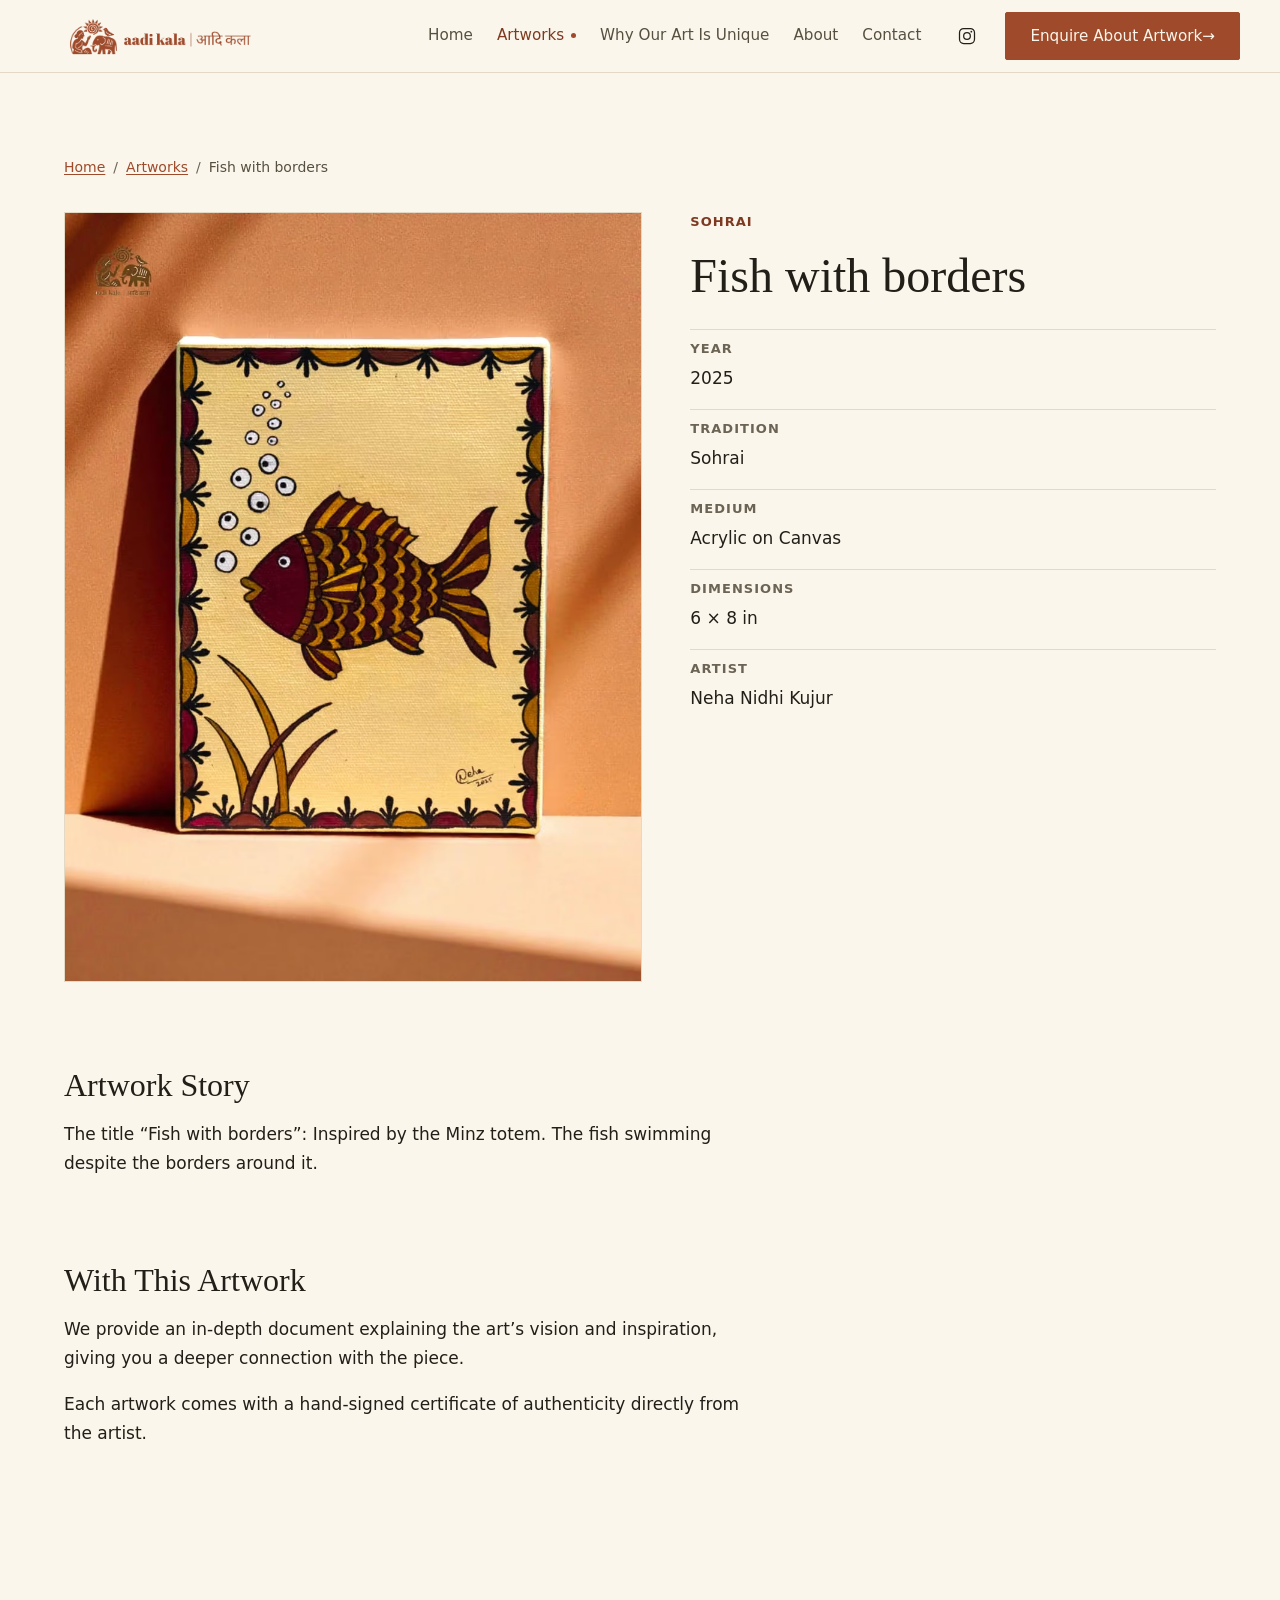
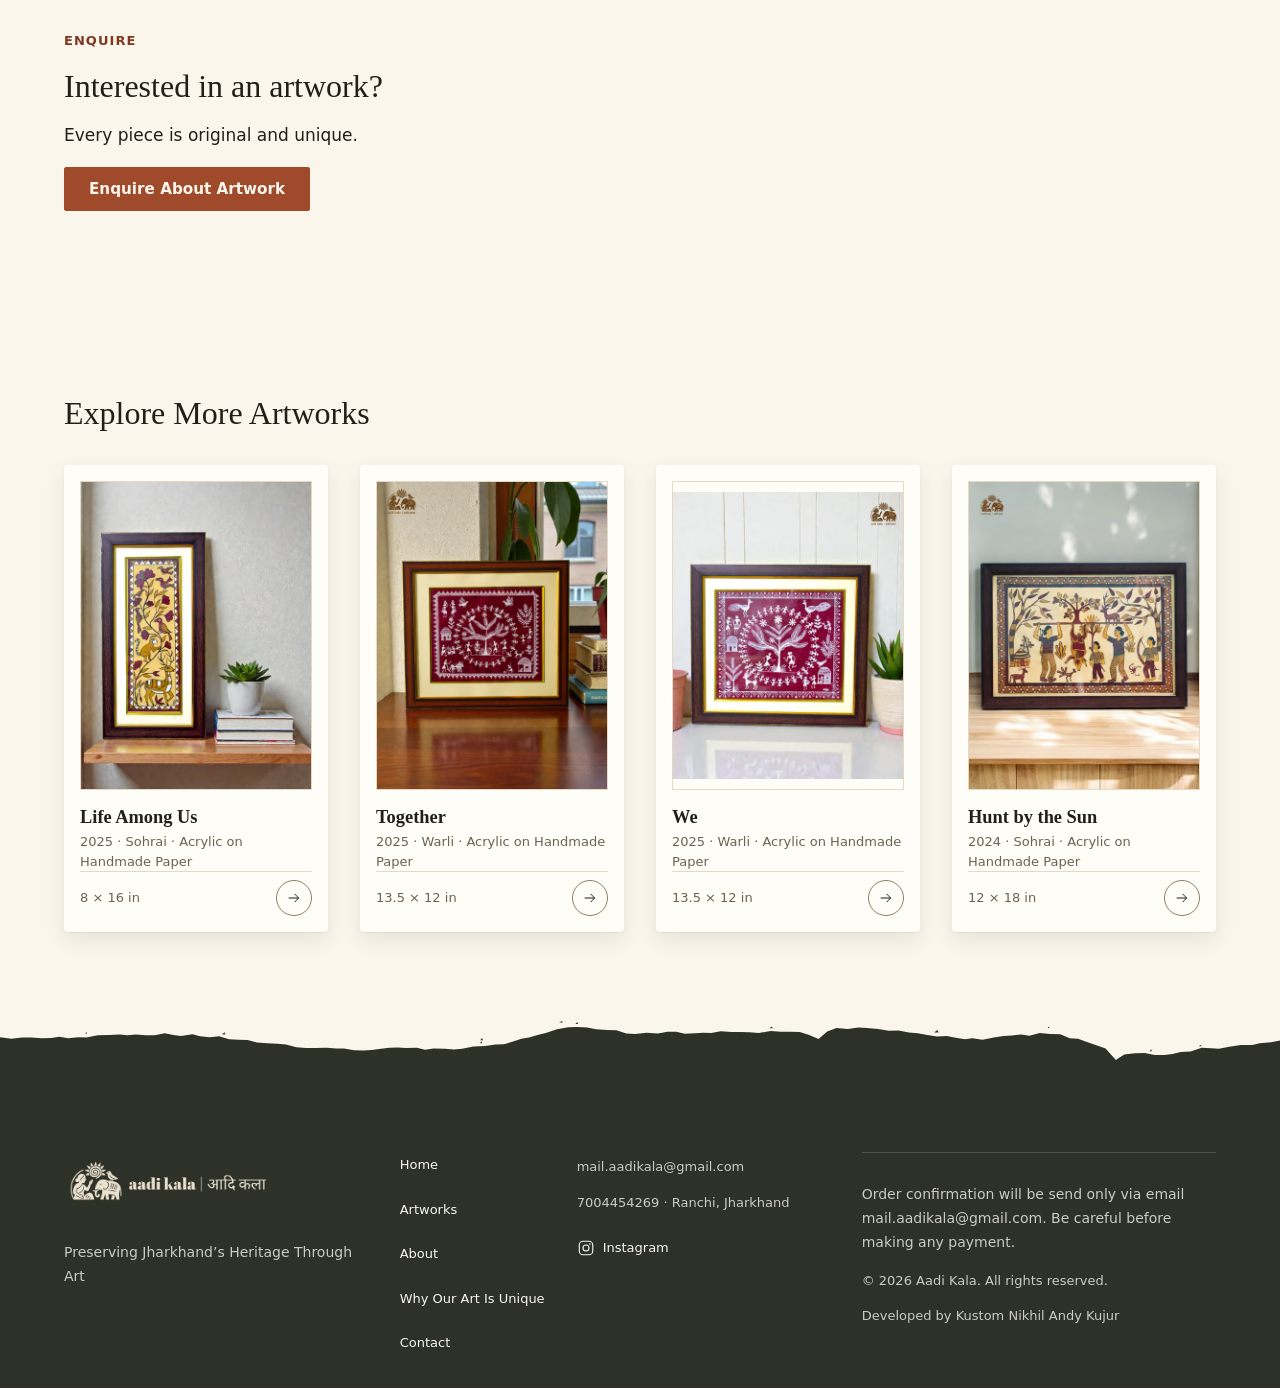
<file: artworks/fish-with-borders/index.html>
<!DOCTYPE html><html lang="en"><head><meta charset="UTF-8"><meta name="viewport" content="width=device-width, initial-scale=1.0"><link rel="icon" type="image/png" href="/favicon.png" sizes="64x64"><link rel="apple-touch-icon" href="/favicon.png"><meta name="description" content="Fish with borders (2025, Sohrai) — original handmade artwork from Aadi Kala."><title>Fish with borders — Aadi Kala</title><link rel="canonical" href="https://aadikala.github.io/artworks/fish-with-borders/"><meta property="og:title" content="Fish with borders — Aadi Kala"><meta property="og:description" content="Fish with borders (2025, Sohrai) — original handmade artwork from Aadi Kala."><meta property="og:type" content="website"><meta property="og:url" content="https://aadikala.github.io/artworks/fish-with-borders/"><meta property="og:site_name" content="Aadi Kala"><meta property="og:image" content="https://aadikala.github.io/assets/generated/fish-with-borders-w960.webp"><meta property="og:image:width" content="960"><meta property="og:image:height" content="1280"><meta property="og:image:alt" content="Fish with borders — Sohrai artwork by Neha Nidhi Kujur"><meta name="twitter:card" content="summary_large_image"><meta name="twitter:title" content="Fish with borders — Aadi Kala"><meta name="twitter:description" content="Fish with borders (2025, Sohrai) — original handmade artwork from Aadi Kala."><meta name="twitter:image" content="https://aadikala.github.io/assets/generated/fish-with-borders-w960.webp"><meta name="twitter:image:alt" content="Fish with borders — Sohrai artwork by Neha Nidhi Kujur"><script type="application/ld+json">{"@context":"https://schema.org","@type":"VisualArtwork","name":"Fish with borders","genre":"Sohrai","artMedium":"Acrylic on Canvas","description":"The title “Fish with borders”: Inspired by the Minz totem. The fish swimming despite the borders around it.","creator":{"@type":"Person","name":"Neha Nidhi Kujur"},"image":"https://aadikala.github.io/assets/generated/fish-with-borders-w960.webp","url":"https://aadikala.github.io/artworks/fish-with-borders/"}</script><script type="application/ld+json">{"@context":"https://schema.org","@type":"BreadcrumbList","itemListElement":[{"@type":"ListItem","position":1,"name":"Home","item":"https://aadikala.github.io/"},{"@type":"ListItem","position":2,"name":"Artworks","item":"https://aadikala.github.io/artworks/"},{"@type":"ListItem","position":3,"name":"Fish with borders","item":"https://aadikala.github.io/artworks/fish-with-borders/"}]}</script><link rel="stylesheet" href="/_astro/BaseLayout.CWK3IPLA.css"><link rel="stylesheet" href="/_astro/artwork.D4kAP5l-.css"></head><body><a class="skip-link" href="#main-content">Skip to main content</a><header class="site-header"><div class="site-header-inner"><a class="brand" href="/" aria-label="Aadi Kala"><img class="brand-logo" src="/images/logo-rust.png" alt="Aadi Kala" width="2000" height="500"></a><button class="nav-toggle" type="button" aria-expanded="false" aria-controls="site-nav"><span class="visually-hidden">Menu</span><span class="nav-toggle-bars" aria-hidden="true"></span></button><nav id="site-nav" class="site-nav" aria-label="Primary"><ul><li><a href="/">Home</a></li><li><a href="/artworks/" aria-current="page">Artworks</a></li><li><a href="/why-our-art-is-unique/">Why Our Art Is Unique</a></li><li><a href="/about/">About</a></li><li><a href="/contact/">Contact</a></li></ul><div class="nav-actions"><a class="nav-ig" href="https://www.instagram.com/aadikala.jh" target="_blank" rel="noopener"><svg width="20" height="20" viewBox="0 0 24 24" fill="none" stroke="currentColor" stroke-width="1.5" aria-hidden="true"><rect x="3" y="3" width="18" height="18" rx="5"></rect><circle cx="12" cy="12" r="4"></circle><circle cx="17.2" cy="6.8" r="1.1" fill="currentColor" stroke="none"></circle></svg><span class="visually-hidden">Instagram (opens in new tab)</span></a><a class="btn btn-primary nav-cta" href="/contact/">Enquire About Artwork<span class="btn-arrow" aria-hidden="true">&rarr;</span></a></div></nav></div><noscript><style>
      .nav-toggle {
        display: none;
      }
      .site-nav {
        display: flex;
      }
    </style></noscript></header><script type="module">var e=document.querySelector(`.site-header`),t=e?.querySelector(`.nav-toggle`),n=document.getElementById(`site-nav`),r=()=>{e?.classList.remove(`is-open`),t?.setAttribute(`aria-expanded`,`false`)};t?.addEventListener(`click`,()=>{let n=e?.classList.toggle(`is-open`)??!1;t.setAttribute(`aria-expanded`,String(n))}),document.addEventListener(`keydown`,n=>{n.key===`Escape`&&e?.classList.contains(`is-open`)&&(r(),t?.focus())}),n?.addEventListener(`click`,e=>{e.target.closest(`a`)&&r()});var i=()=>e?.classList.toggle(`is-scrolled`,window.scrollY>8);addEventListener(`scroll`,i,{passive:!0}),i();</script><main id="main-content"><div class="container section"><nav class="breadcrumbs" aria-label="Breadcrumb"><ol><li><a href="/">Home</a></li><li><a href="/artworks/">Artworks</a></li><li aria-current="page">Fish with borders</li></ol></nav><div class="detail-grid"><figure class="artwork detail-media"><picture><source type="image/avif" srcset="/assets/generated/fish-with-borders-w480.avif 480w, /assets/generated/fish-with-borders-w768.avif 768w, /assets/generated/fish-with-borders-w960.avif 960w"><source type="image/webp" srcset="/assets/generated/fish-with-borders-w480.webp 480w, /assets/generated/fish-with-borders-w768.webp 768w, /assets/generated/fish-with-borders-w960.webp 960w"><img src="/assets/generated/fish-with-borders-w960.webp" alt="Fish with borders — Sohrai artwork by Neha Nidhi Kujur" width="960" height="1280" loading="eager" fetchpriority="high" decoding="async"></picture></figure><div class="flow"><p class="eyebrow">Sohrai</p><h1>Fish with borders</h1><dl class="metadata"><div><dt>Year</dt><dd>2025</dd></div><div><dt>Tradition</dt><dd>Sohrai</dd></div><div><dt>Medium</dt><dd>Acrylic on Canvas</dd></div><div><dt>Dimensions</dt><dd>6 × 8 in</dd></div><div><dt>Artist</dt><dd>Neha Nidhi Kujur</dd></div></dl></div></div><section class="story flow" aria-labelledby="story-heading"><h2 id="story-heading">Artwork Story</h2><p>The title “Fish with borders”: Inspired by the Minz totem. The fish swimming despite the borders around it.</p></section><section class="ownership flow" aria-labelledby="ownership-heading"><h2 id="ownership-heading">With This Artwork</h2><p>We provide an in-depth document explaining the art&rsquo;s vision and inspiration, giving you a deeper connection with the piece.</p><p>Each artwork comes with a hand-signed certificate of authenticity directly from the artist.</p></section></div><section class="section enquiry-cta" aria-labelledby="enquiry-heading"><div class="container flow"><p class="eyebrow">Enquire</p><h2 id="enquiry-heading">Interested in an artwork?</h2><p>Every piece is original and unique.</p><p><a class="btn btn-primary" href="/contact/">Enquire About Artwork</a></p></div></section><section class="related-band" aria-labelledby="related-heading"><div class="container section flow"><h2 id="related-heading">Explore More Artworks</h2><ul class="cat-grid"><li class="cat-item"><a class="art-card" href="/artworks/life-among-us/"><span class="art-card-media"><picture><source type="image/avif" srcset="/assets/generated/life-among-us-w480.avif 480w, /assets/generated/life-among-us-w768.avif 768w, /assets/generated/life-among-us-w960.avif 960w, /assets/generated/life-among-us-w1200.avif 1200w" sizes="(min-width: 64rem) 33vw, (min-width: 48rem) 50vw, 100vw"><source type="image/webp" srcset="/assets/generated/life-among-us-w480.webp 480w, /assets/generated/life-among-us-w768.webp 768w, /assets/generated/life-among-us-w960.webp 960w, /assets/generated/life-among-us-w1200.webp 1200w" sizes="(min-width: 64rem) 33vw, (min-width: 48rem) 50vw, 100vw"><img src="/assets/generated/life-among-us-w480.webp" alt="Life Among Us — Sohrai artwork by Neha Nidhi Kujur" width="768" height="1024" loading="lazy" decoding="async"></picture></span><h3 class="art-card-title">Life Among Us</h3><p class="meta">2025 · Sohrai · Acrylic on Handmade Paper</p><span class="art-card-foot"><span class="meta">8 × 16 in</span><span class="art-card-arrow" aria-hidden="true"><svg width="16" height="16" viewBox="0 0 24 24" fill="none" stroke="currentColor" stroke-width="1.5"><path d="M4 12h15M13 6l6 6-6 6"></path></svg></span></span></a></li><li class="cat-item"><a class="art-card" href="/artworks/together/"><span class="art-card-media"><picture><source type="image/avif" srcset="/assets/generated/together-w480.avif 480w, /assets/generated/together-w768.avif 768w, /assets/generated/together-w960.avif 960w" sizes="(min-width: 64rem) 33vw, (min-width: 48rem) 50vw, 100vw"><source type="image/webp" srcset="/assets/generated/together-w480.webp 480w, /assets/generated/together-w768.webp 768w, /assets/generated/together-w960.webp 960w" sizes="(min-width: 64rem) 33vw, (min-width: 48rem) 50vw, 100vw"><img src="/assets/generated/together-w480.webp" alt="Together — Warli artwork by Neha Nidhi Kujur" width="768" height="1024" loading="lazy" decoding="async"></picture></span><h3 class="art-card-title">Together</h3><p class="meta">2025 · Warli · Acrylic on Handmade Paper</p><span class="art-card-foot"><span class="meta">13.5 × 12 in</span><span class="art-card-arrow" aria-hidden="true"><svg width="16" height="16" viewBox="0 0 24 24" fill="none" stroke="currentColor" stroke-width="1.5"><path d="M4 12h15M13 6l6 6-6 6"></path></svg></span></span></a></li><li class="cat-item"><a class="art-card" href="/artworks/we/"><span class="art-card-media"><picture><source type="image/avif" srcset="/assets/generated/we-w480.avif 480w, /assets/generated/we-w768.avif 768w, /assets/generated/we-w960.avif 960w" sizes="(min-width: 64rem) 33vw, (min-width: 48rem) 50vw, 100vw"><source type="image/webp" srcset="/assets/generated/we-w480.webp 480w, /assets/generated/we-w768.webp 768w, /assets/generated/we-w960.webp 960w" sizes="(min-width: 64rem) 33vw, (min-width: 48rem) 50vw, 100vw"><img src="/assets/generated/we-w480.webp" alt="We — Warli artwork by Neha Nidhi Kujur" width="768" height="960" loading="lazy" decoding="async"></picture></span><h3 class="art-card-title">We</h3><p class="meta">2025 · Warli · Acrylic on Handmade Paper</p><span class="art-card-foot"><span class="meta">13.5 × 12 in</span><span class="art-card-arrow" aria-hidden="true"><svg width="16" height="16" viewBox="0 0 24 24" fill="none" stroke="currentColor" stroke-width="1.5"><path d="M4 12h15M13 6l6 6-6 6"></path></svg></span></span></a></li><li class="cat-item"><a class="art-card" href="/artworks/hunt-by-the-sun/"><span class="art-card-media"><picture><source type="image/avif" srcset="/assets/generated/hunt-by-the-sun-w480.avif 480w, /assets/generated/hunt-by-the-sun-w768.avif 768w, /assets/generated/hunt-by-the-sun-w960.avif 960w, /assets/generated/hunt-by-the-sun-w1200.avif 1200w" sizes="(min-width: 64rem) 33vw, (min-width: 48rem) 50vw, 100vw"><source type="image/webp" srcset="/assets/generated/hunt-by-the-sun-w480.webp 480w, /assets/generated/hunt-by-the-sun-w768.webp 768w, /assets/generated/hunt-by-the-sun-w960.webp 960w, /assets/generated/hunt-by-the-sun-w1200.webp 1200w" sizes="(min-width: 64rem) 33vw, (min-width: 48rem) 50vw, 100vw"><img src="/assets/generated/hunt-by-the-sun-w480.webp" alt="Hunt by the Sun — Sohrai artwork by Neha Nidhi Kujur" width="768" height="1024" loading="lazy" decoding="async"></picture></span><h3 class="art-card-title">Hunt by the Sun</h3><p class="meta">2024 · Sohrai · Acrylic on Handmade Paper</p><span class="art-card-foot"><span class="meta">12 × 18 in</span><span class="art-card-arrow" aria-hidden="true"><svg width="16" height="16" viewBox="0 0 24 24" fill="none" stroke="currentColor" stroke-width="1.5"><path d="M4 12h15M13 6l6 6-6 6"></path></svg></span></span></a></li></ul></div><span class="torn torn-olive torn--bottom" aria-hidden="true"></span></section></main><footer class="site-footer"><span class="torn torn-paper-light" aria-hidden="true"></span><div class="container site-footer-inner"><div class="flow"><a class="footer-brand" href="/" aria-label="Aadi Kala — home"><img class="footer-logo" src="/images/logo.png" alt="Aadi Kala" width="2000" height="500" loading="lazy" decoding="async"></a><p class="small">Preserving Jharkhand&rsquo;s Heritage Through Art</p></div><nav aria-label="Footer"><ul class="cluster"><li><a href="/">Home</a></li><li><a href="/artworks/">Artworks</a></li><li><a href="/about/">About</a></li><li><a href="/why-our-art-is-unique/">Why Our Art Is Unique</a></li><li><a href="/contact/">Contact</a></li></ul></nav><div class="flow"><p class="meta">mail.aadikala@gmail.com</p><p class="meta">7004454269 &middot; Ranchi, Jharkhand</p><p class="meta"><a class="footer-ig" href="https://www.instagram.com/aadikala.jh" target="_blank" rel="noopener"><svg width="18" height="18" viewBox="0 0 24 24" fill="none" stroke="currentColor" stroke-width="1.5" aria-hidden="true" focusable="false"><rect x="3" y="3" width="18" height="18" rx="5"></rect><circle cx="12" cy="12" r="4"></circle><circle cx="17.2" cy="6.8" r="1.1" fill="currentColor" stroke="none"></circle></svg><span>Instagram</span><span class="visually-hidden"> (opens in new tab)</span></a></p></div><div class="flow footer-note"><p class="small">Order confirmation will be send only via email mail.aadikala@gmail.com. Be careful before making any payment.</p><p class="meta">&copy; 2026 Aadi Kala. All rights reserved.</p><p class="meta">Developed by Kustom Nikhil Andy Kujur</p></div></div></footer></body></html>
</file>
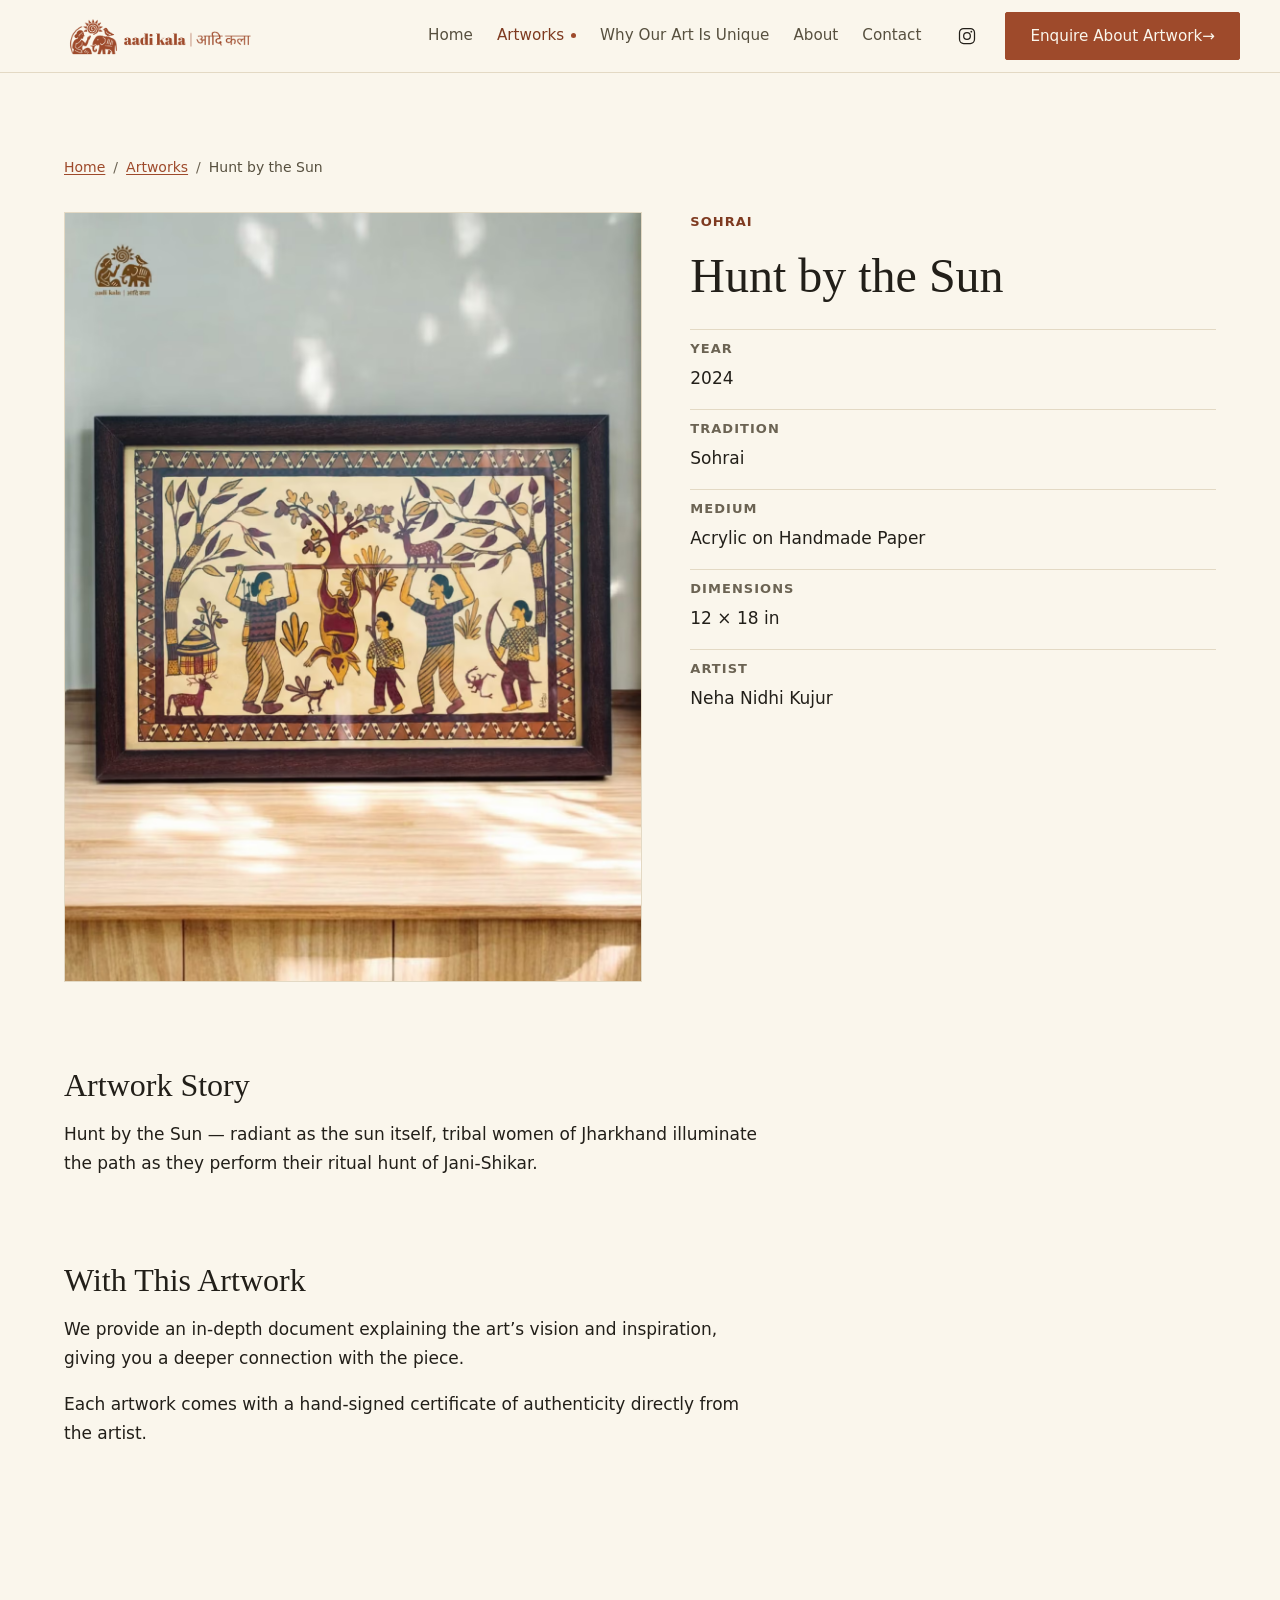
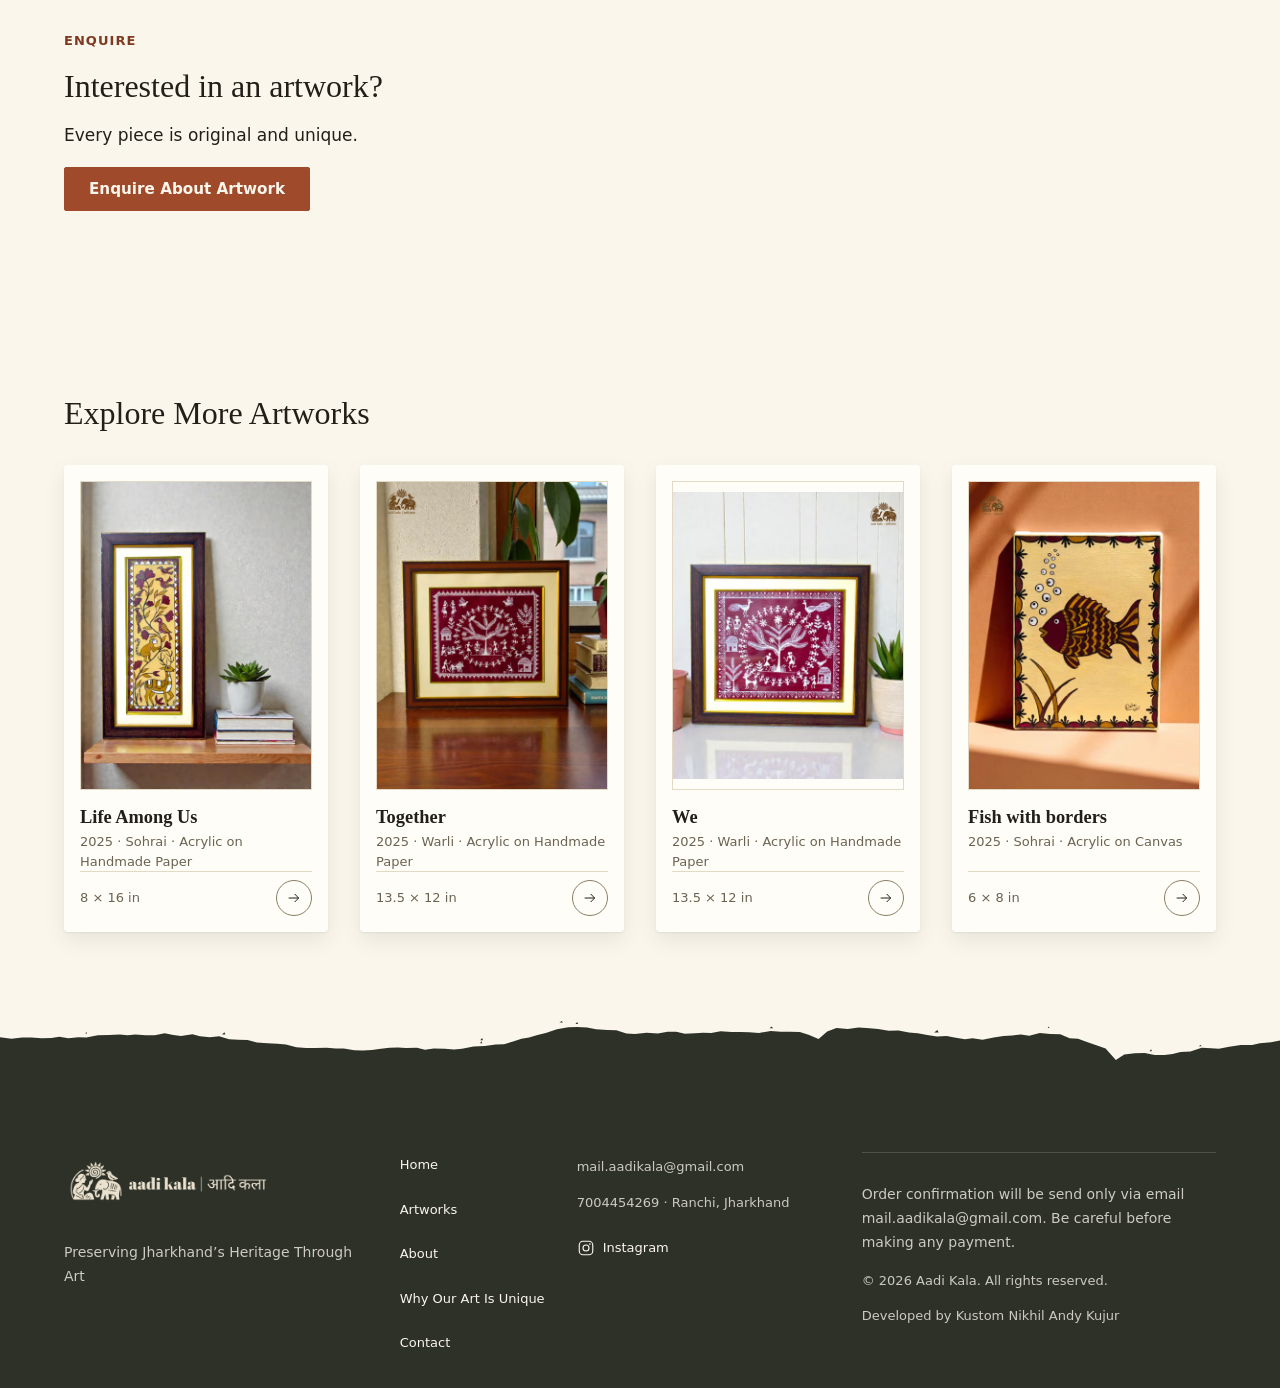
<file: artworks/hunt-by-the-sun/index.html>
<!DOCTYPE html><html lang="en"><head><meta charset="UTF-8"><meta name="viewport" content="width=device-width, initial-scale=1.0"><link rel="icon" type="image/png" href="/favicon.png" sizes="64x64"><link rel="apple-touch-icon" href="/favicon.png"><meta name="description" content="Hunt by the Sun (2024, Sohrai) — original handmade artwork from Aadi Kala."><title>Hunt by the Sun — Aadi Kala</title><link rel="canonical" href="https://aadikala.github.io/artworks/hunt-by-the-sun/"><meta property="og:title" content="Hunt by the Sun — Aadi Kala"><meta property="og:description" content="Hunt by the Sun (2024, Sohrai) — original handmade artwork from Aadi Kala."><meta property="og:type" content="website"><meta property="og:url" content="https://aadikala.github.io/artworks/hunt-by-the-sun/"><meta property="og:site_name" content="Aadi Kala"><meta property="og:image" content="https://aadikala.github.io/assets/generated/hunt-by-the-sun-w1200.webp"><meta property="og:image:width" content="1200"><meta property="og:image:height" content="1600"><meta property="og:image:alt" content="Hunt by the Sun — Sohrai artwork by Neha Nidhi Kujur"><meta name="twitter:card" content="summary_large_image"><meta name="twitter:title" content="Hunt by the Sun — Aadi Kala"><meta name="twitter:description" content="Hunt by the Sun (2024, Sohrai) — original handmade artwork from Aadi Kala."><meta name="twitter:image" content="https://aadikala.github.io/assets/generated/hunt-by-the-sun-w1200.webp"><meta name="twitter:image:alt" content="Hunt by the Sun — Sohrai artwork by Neha Nidhi Kujur"><script type="application/ld+json">{"@context":"https://schema.org","@type":"VisualArtwork","name":"Hunt by the Sun","genre":"Sohrai","artMedium":"Acrylic on Handmade Paper","description":"Hunt by the Sun — radiant as the sun itself, tribal women of Jharkhand illuminate the path as they perform their ritual hunt of Jani-Shikar.","creator":{"@type":"Person","name":"Neha Nidhi Kujur"},"image":"https://aadikala.github.io/assets/generated/hunt-by-the-sun-w1200.webp","url":"https://aadikala.github.io/artworks/hunt-by-the-sun/"}</script><script type="application/ld+json">{"@context":"https://schema.org","@type":"BreadcrumbList","itemListElement":[{"@type":"ListItem","position":1,"name":"Home","item":"https://aadikala.github.io/"},{"@type":"ListItem","position":2,"name":"Artworks","item":"https://aadikala.github.io/artworks/"},{"@type":"ListItem","position":3,"name":"Hunt by the Sun","item":"https://aadikala.github.io/artworks/hunt-by-the-sun/"}]}</script><link rel="stylesheet" href="/_astro/BaseLayout.CWK3IPLA.css"><link rel="stylesheet" href="/_astro/artwork.D4kAP5l-.css"></head><body><a class="skip-link" href="#main-content">Skip to main content</a><header class="site-header"><div class="site-header-inner"><a class="brand" href="/" aria-label="Aadi Kala"><img class="brand-logo" src="/images/logo-rust.png" alt="Aadi Kala" width="2000" height="500"></a><button class="nav-toggle" type="button" aria-expanded="false" aria-controls="site-nav"><span class="visually-hidden">Menu</span><span class="nav-toggle-bars" aria-hidden="true"></span></button><nav id="site-nav" class="site-nav" aria-label="Primary"><ul><li><a href="/">Home</a></li><li><a href="/artworks/" aria-current="page">Artworks</a></li><li><a href="/why-our-art-is-unique/">Why Our Art Is Unique</a></li><li><a href="/about/">About</a></li><li><a href="/contact/">Contact</a></li></ul><div class="nav-actions"><a class="nav-ig" href="https://www.instagram.com/aadikala.jh" target="_blank" rel="noopener"><svg width="20" height="20" viewBox="0 0 24 24" fill="none" stroke="currentColor" stroke-width="1.5" aria-hidden="true"><rect x="3" y="3" width="18" height="18" rx="5"></rect><circle cx="12" cy="12" r="4"></circle><circle cx="17.2" cy="6.8" r="1.1" fill="currentColor" stroke="none"></circle></svg><span class="visually-hidden">Instagram (opens in new tab)</span></a><a class="btn btn-primary nav-cta" href="/contact/">Enquire About Artwork<span class="btn-arrow" aria-hidden="true">&rarr;</span></a></div></nav></div><noscript><style>
      .nav-toggle {
        display: none;
      }
      .site-nav {
        display: flex;
      }
    </style></noscript></header><script type="module">var e=document.querySelector(`.site-header`),t=e?.querySelector(`.nav-toggle`),n=document.getElementById(`site-nav`),r=()=>{e?.classList.remove(`is-open`),t?.setAttribute(`aria-expanded`,`false`)};t?.addEventListener(`click`,()=>{let n=e?.classList.toggle(`is-open`)??!1;t.setAttribute(`aria-expanded`,String(n))}),document.addEventListener(`keydown`,n=>{n.key===`Escape`&&e?.classList.contains(`is-open`)&&(r(),t?.focus())}),n?.addEventListener(`click`,e=>{e.target.closest(`a`)&&r()});var i=()=>e?.classList.toggle(`is-scrolled`,window.scrollY>8);addEventListener(`scroll`,i,{passive:!0}),i();</script><main id="main-content"><div class="container section"><nav class="breadcrumbs" aria-label="Breadcrumb"><ol><li><a href="/">Home</a></li><li><a href="/artworks/">Artworks</a></li><li aria-current="page">Hunt by the Sun</li></ol></nav><div class="detail-grid"><figure class="artwork detail-media"><picture><source type="image/avif" srcset="/assets/generated/hunt-by-the-sun-w480.avif 480w, /assets/generated/hunt-by-the-sun-w768.avif 768w, /assets/generated/hunt-by-the-sun-w960.avif 960w, /assets/generated/hunt-by-the-sun-w1200.avif 1200w"><source type="image/webp" srcset="/assets/generated/hunt-by-the-sun-w480.webp 480w, /assets/generated/hunt-by-the-sun-w768.webp 768w, /assets/generated/hunt-by-the-sun-w960.webp 960w, /assets/generated/hunt-by-the-sun-w1200.webp 1200w"><img src="/assets/generated/hunt-by-the-sun-w1200.webp" alt="Hunt by the Sun — Sohrai artwork by Neha Nidhi Kujur" width="1200" height="1600" loading="eager" fetchpriority="high" decoding="async"></picture></figure><div class="flow"><p class="eyebrow">Sohrai</p><h1>Hunt by the Sun</h1><dl class="metadata"><div><dt>Year</dt><dd>2024</dd></div><div><dt>Tradition</dt><dd>Sohrai</dd></div><div><dt>Medium</dt><dd>Acrylic on Handmade Paper</dd></div><div><dt>Dimensions</dt><dd>12 × 18 in</dd></div><div><dt>Artist</dt><dd>Neha Nidhi Kujur</dd></div></dl></div></div><section class="story flow" aria-labelledby="story-heading"><h2 id="story-heading">Artwork Story</h2><p>Hunt by the Sun — radiant as the sun itself, tribal women of Jharkhand illuminate the path as they perform their ritual hunt of Jani-Shikar.</p></section><section class="ownership flow" aria-labelledby="ownership-heading"><h2 id="ownership-heading">With This Artwork</h2><p>We provide an in-depth document explaining the art&rsquo;s vision and inspiration, giving you a deeper connection with the piece.</p><p>Each artwork comes with a hand-signed certificate of authenticity directly from the artist.</p></section></div><section class="section enquiry-cta" aria-labelledby="enquiry-heading"><div class="container flow"><p class="eyebrow">Enquire</p><h2 id="enquiry-heading">Interested in an artwork?</h2><p>Every piece is original and unique.</p><p><a class="btn btn-primary" href="/contact/">Enquire About Artwork</a></p></div></section><section class="related-band" aria-labelledby="related-heading"><div class="container section flow"><h2 id="related-heading">Explore More Artworks</h2><ul class="cat-grid"><li class="cat-item"><a class="art-card" href="/artworks/life-among-us/"><span class="art-card-media"><picture><source type="image/avif" srcset="/assets/generated/life-among-us-w480.avif 480w, /assets/generated/life-among-us-w768.avif 768w, /assets/generated/life-among-us-w960.avif 960w, /assets/generated/life-among-us-w1200.avif 1200w" sizes="(min-width: 64rem) 33vw, (min-width: 48rem) 50vw, 100vw"><source type="image/webp" srcset="/assets/generated/life-among-us-w480.webp 480w, /assets/generated/life-among-us-w768.webp 768w, /assets/generated/life-among-us-w960.webp 960w, /assets/generated/life-among-us-w1200.webp 1200w" sizes="(min-width: 64rem) 33vw, (min-width: 48rem) 50vw, 100vw"><img src="/assets/generated/life-among-us-w480.webp" alt="Life Among Us — Sohrai artwork by Neha Nidhi Kujur" width="768" height="1024" loading="lazy" decoding="async"></picture></span><h3 class="art-card-title">Life Among Us</h3><p class="meta">2025 · Sohrai · Acrylic on Handmade Paper</p><span class="art-card-foot"><span class="meta">8 × 16 in</span><span class="art-card-arrow" aria-hidden="true"><svg width="16" height="16" viewBox="0 0 24 24" fill="none" stroke="currentColor" stroke-width="1.5"><path d="M4 12h15M13 6l6 6-6 6"></path></svg></span></span></a></li><li class="cat-item"><a class="art-card" href="/artworks/together/"><span class="art-card-media"><picture><source type="image/avif" srcset="/assets/generated/together-w480.avif 480w, /assets/generated/together-w768.avif 768w, /assets/generated/together-w960.avif 960w" sizes="(min-width: 64rem) 33vw, (min-width: 48rem) 50vw, 100vw"><source type="image/webp" srcset="/assets/generated/together-w480.webp 480w, /assets/generated/together-w768.webp 768w, /assets/generated/together-w960.webp 960w" sizes="(min-width: 64rem) 33vw, (min-width: 48rem) 50vw, 100vw"><img src="/assets/generated/together-w480.webp" alt="Together — Warli artwork by Neha Nidhi Kujur" width="768" height="1024" loading="lazy" decoding="async"></picture></span><h3 class="art-card-title">Together</h3><p class="meta">2025 · Warli · Acrylic on Handmade Paper</p><span class="art-card-foot"><span class="meta">13.5 × 12 in</span><span class="art-card-arrow" aria-hidden="true"><svg width="16" height="16" viewBox="0 0 24 24" fill="none" stroke="currentColor" stroke-width="1.5"><path d="M4 12h15M13 6l6 6-6 6"></path></svg></span></span></a></li><li class="cat-item"><a class="art-card" href="/artworks/we/"><span class="art-card-media"><picture><source type="image/avif" srcset="/assets/generated/we-w480.avif 480w, /assets/generated/we-w768.avif 768w, /assets/generated/we-w960.avif 960w" sizes="(min-width: 64rem) 33vw, (min-width: 48rem) 50vw, 100vw"><source type="image/webp" srcset="/assets/generated/we-w480.webp 480w, /assets/generated/we-w768.webp 768w, /assets/generated/we-w960.webp 960w" sizes="(min-width: 64rem) 33vw, (min-width: 48rem) 50vw, 100vw"><img src="/assets/generated/we-w480.webp" alt="We — Warli artwork by Neha Nidhi Kujur" width="768" height="960" loading="lazy" decoding="async"></picture></span><h3 class="art-card-title">We</h3><p class="meta">2025 · Warli · Acrylic on Handmade Paper</p><span class="art-card-foot"><span class="meta">13.5 × 12 in</span><span class="art-card-arrow" aria-hidden="true"><svg width="16" height="16" viewBox="0 0 24 24" fill="none" stroke="currentColor" stroke-width="1.5"><path d="M4 12h15M13 6l6 6-6 6"></path></svg></span></span></a></li><li class="cat-item"><a class="art-card" href="/artworks/fish-with-borders/"><span class="art-card-media"><picture><source type="image/avif" srcset="/assets/generated/fish-with-borders-w480.avif 480w, /assets/generated/fish-with-borders-w768.avif 768w, /assets/generated/fish-with-borders-w960.avif 960w" sizes="(min-width: 64rem) 33vw, (min-width: 48rem) 50vw, 100vw"><source type="image/webp" srcset="/assets/generated/fish-with-borders-w480.webp 480w, /assets/generated/fish-with-borders-w768.webp 768w, /assets/generated/fish-with-borders-w960.webp 960w" sizes="(min-width: 64rem) 33vw, (min-width: 48rem) 50vw, 100vw"><img src="/assets/generated/fish-with-borders-w480.webp" alt="Fish with borders — Sohrai artwork by Neha Nidhi Kujur" width="768" height="1024" loading="lazy" decoding="async"></picture></span><h3 class="art-card-title">Fish with borders</h3><p class="meta">2025 · Sohrai · Acrylic on Canvas</p><span class="art-card-foot"><span class="meta">6 × 8 in</span><span class="art-card-arrow" aria-hidden="true"><svg width="16" height="16" viewBox="0 0 24 24" fill="none" stroke="currentColor" stroke-width="1.5"><path d="M4 12h15M13 6l6 6-6 6"></path></svg></span></span></a></li></ul></div><span class="torn torn-olive torn--bottom" aria-hidden="true"></span></section></main><footer class="site-footer"><span class="torn torn-paper-light" aria-hidden="true"></span><div class="container site-footer-inner"><div class="flow"><a class="footer-brand" href="/" aria-label="Aadi Kala — home"><img class="footer-logo" src="/images/logo.png" alt="Aadi Kala" width="2000" height="500" loading="lazy" decoding="async"></a><p class="small">Preserving Jharkhand&rsquo;s Heritage Through Art</p></div><nav aria-label="Footer"><ul class="cluster"><li><a href="/">Home</a></li><li><a href="/artworks/">Artworks</a></li><li><a href="/about/">About</a></li><li><a href="/why-our-art-is-unique/">Why Our Art Is Unique</a></li><li><a href="/contact/">Contact</a></li></ul></nav><div class="flow"><p class="meta">mail.aadikala@gmail.com</p><p class="meta">7004454269 &middot; Ranchi, Jharkhand</p><p class="meta"><a class="footer-ig" href="https://www.instagram.com/aadikala.jh" target="_blank" rel="noopener"><svg width="18" height="18" viewBox="0 0 24 24" fill="none" stroke="currentColor" stroke-width="1.5" aria-hidden="true" focusable="false"><rect x="3" y="3" width="18" height="18" rx="5"></rect><circle cx="12" cy="12" r="4"></circle><circle cx="17.2" cy="6.8" r="1.1" fill="currentColor" stroke="none"></circle></svg><span>Instagram</span><span class="visually-hidden"> (opens in new tab)</span></a></p></div><div class="flow footer-note"><p class="small">Order confirmation will be send only via email mail.aadikala@gmail.com. Be careful before making any payment.</p><p class="meta">&copy; 2026 Aadi Kala. All rights reserved.</p><p class="meta">Developed by Kustom Nikhil Andy Kujur</p></div></div></footer></body></html>
</file>
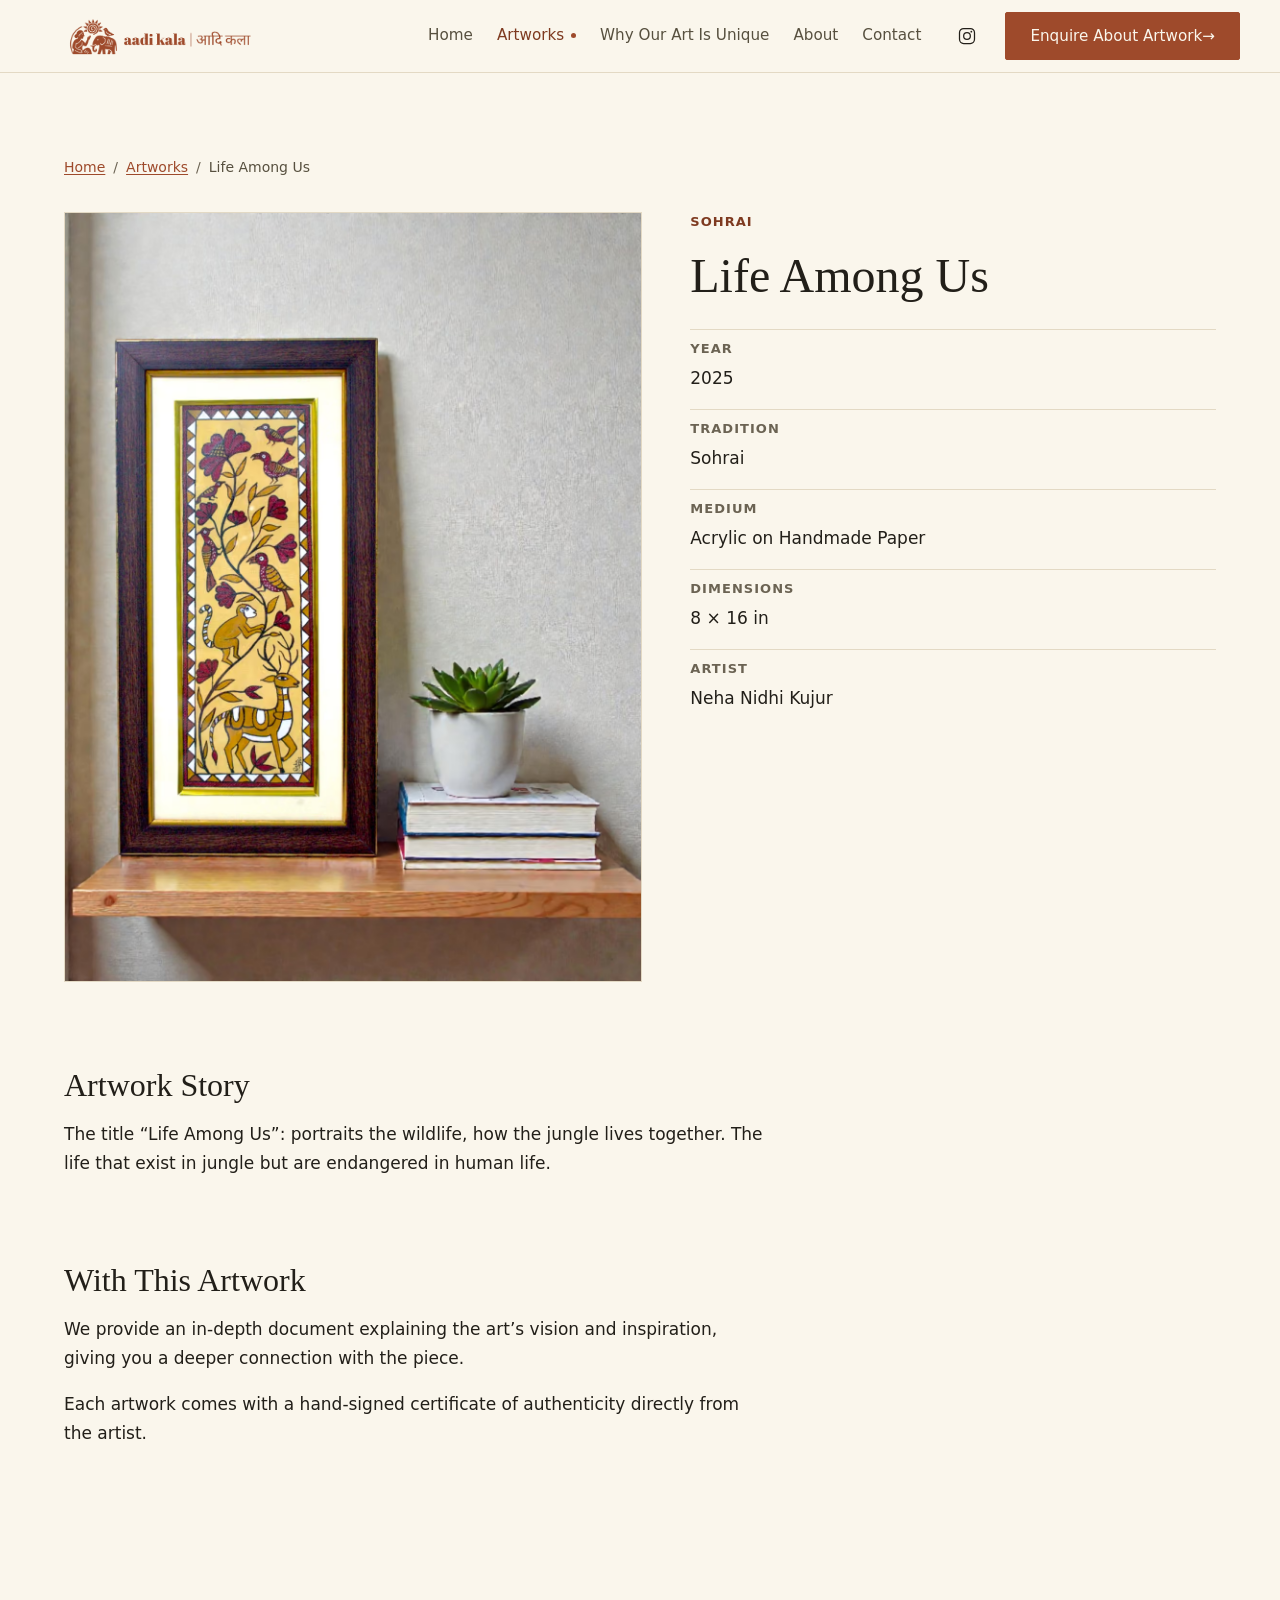
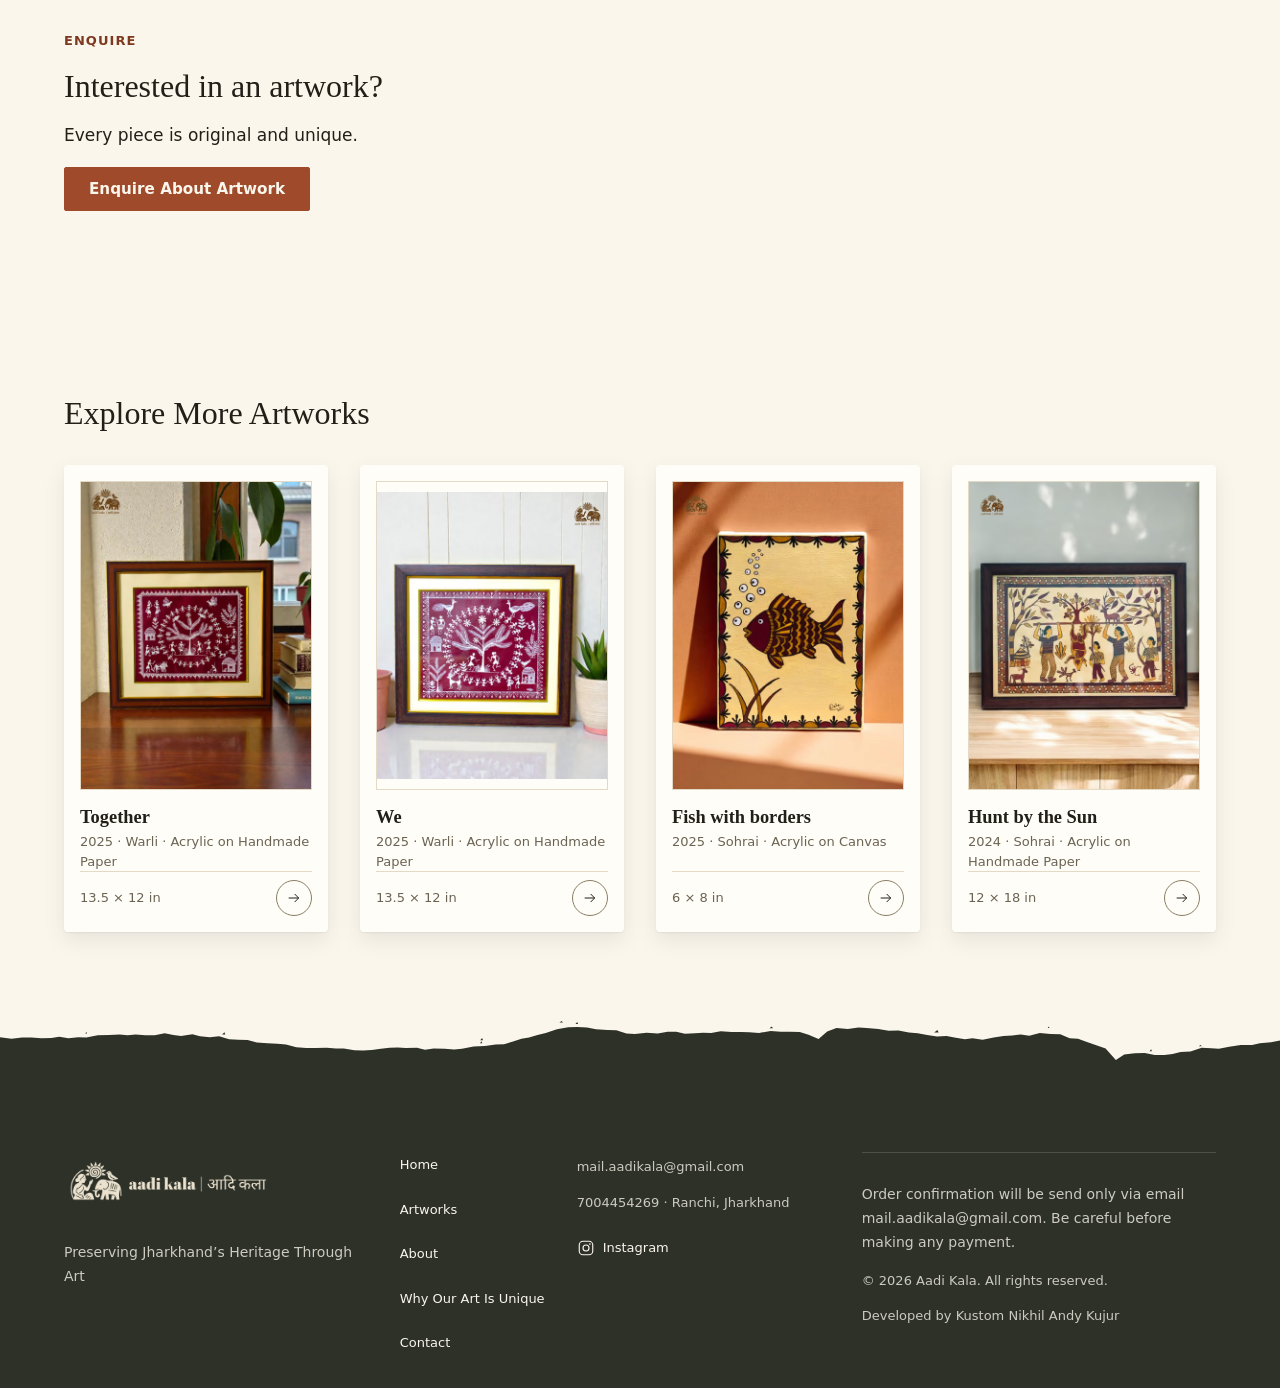
<file: artworks/life-among-us/index.html>
<!DOCTYPE html><html lang="en"><head><meta charset="UTF-8"><meta name="viewport" content="width=device-width, initial-scale=1.0"><link rel="icon" type="image/png" href="/favicon.png" sizes="64x64"><link rel="apple-touch-icon" href="/favicon.png"><meta name="description" content="Life Among Us (2025, Sohrai) — original handmade artwork from Aadi Kala."><title>Life Among Us — Aadi Kala</title><link rel="canonical" href="https://aadikala.github.io/artworks/life-among-us/"><meta property="og:title" content="Life Among Us — Aadi Kala"><meta property="og:description" content="Life Among Us (2025, Sohrai) — original handmade artwork from Aadi Kala."><meta property="og:type" content="website"><meta property="og:url" content="https://aadikala.github.io/artworks/life-among-us/"><meta property="og:site_name" content="Aadi Kala"><meta property="og:image" content="https://aadikala.github.io/assets/generated/life-among-us-w1200.webp"><meta property="og:image:width" content="1200"><meta property="og:image:height" content="1600"><meta property="og:image:alt" content="Life Among Us — Sohrai artwork by Neha Nidhi Kujur"><meta name="twitter:card" content="summary_large_image"><meta name="twitter:title" content="Life Among Us — Aadi Kala"><meta name="twitter:description" content="Life Among Us (2025, Sohrai) — original handmade artwork from Aadi Kala."><meta name="twitter:image" content="https://aadikala.github.io/assets/generated/life-among-us-w1200.webp"><meta name="twitter:image:alt" content="Life Among Us — Sohrai artwork by Neha Nidhi Kujur"><script type="application/ld+json">{"@context":"https://schema.org","@type":"VisualArtwork","name":"Life Among Us","genre":"Sohrai","artMedium":"Acrylic on Handmade Paper","description":"The title “Life Among Us”: portraits the wildlife, how the jungle lives together. The life that exist in jungle but are endangered in human life.","creator":{"@type":"Person","name":"Neha Nidhi Kujur"},"image":"https://aadikala.github.io/assets/generated/life-among-us-w1200.webp","url":"https://aadikala.github.io/artworks/life-among-us/"}</script><script type="application/ld+json">{"@context":"https://schema.org","@type":"BreadcrumbList","itemListElement":[{"@type":"ListItem","position":1,"name":"Home","item":"https://aadikala.github.io/"},{"@type":"ListItem","position":2,"name":"Artworks","item":"https://aadikala.github.io/artworks/"},{"@type":"ListItem","position":3,"name":"Life Among Us","item":"https://aadikala.github.io/artworks/life-among-us/"}]}</script><link rel="stylesheet" href="/_astro/BaseLayout.CWK3IPLA.css"><link rel="stylesheet" href="/_astro/artwork.D4kAP5l-.css"></head><body><a class="skip-link" href="#main-content">Skip to main content</a><header class="site-header"><div class="site-header-inner"><a class="brand" href="/" aria-label="Aadi Kala"><img class="brand-logo" src="/images/logo-rust.png" alt="Aadi Kala" width="2000" height="500"></a><button class="nav-toggle" type="button" aria-expanded="false" aria-controls="site-nav"><span class="visually-hidden">Menu</span><span class="nav-toggle-bars" aria-hidden="true"></span></button><nav id="site-nav" class="site-nav" aria-label="Primary"><ul><li><a href="/">Home</a></li><li><a href="/artworks/" aria-current="page">Artworks</a></li><li><a href="/why-our-art-is-unique/">Why Our Art Is Unique</a></li><li><a href="/about/">About</a></li><li><a href="/contact/">Contact</a></li></ul><div class="nav-actions"><a class="nav-ig" href="https://www.instagram.com/aadikala.jh" target="_blank" rel="noopener"><svg width="20" height="20" viewBox="0 0 24 24" fill="none" stroke="currentColor" stroke-width="1.5" aria-hidden="true"><rect x="3" y="3" width="18" height="18" rx="5"></rect><circle cx="12" cy="12" r="4"></circle><circle cx="17.2" cy="6.8" r="1.1" fill="currentColor" stroke="none"></circle></svg><span class="visually-hidden">Instagram (opens in new tab)</span></a><a class="btn btn-primary nav-cta" href="/contact/">Enquire About Artwork<span class="btn-arrow" aria-hidden="true">&rarr;</span></a></div></nav></div><noscript><style>
      .nav-toggle {
        display: none;
      }
      .site-nav {
        display: flex;
      }
    </style></noscript></header><script type="module">var e=document.querySelector(`.site-header`),t=e?.querySelector(`.nav-toggle`),n=document.getElementById(`site-nav`),r=()=>{e?.classList.remove(`is-open`),t?.setAttribute(`aria-expanded`,`false`)};t?.addEventListener(`click`,()=>{let n=e?.classList.toggle(`is-open`)??!1;t.setAttribute(`aria-expanded`,String(n))}),document.addEventListener(`keydown`,n=>{n.key===`Escape`&&e?.classList.contains(`is-open`)&&(r(),t?.focus())}),n?.addEventListener(`click`,e=>{e.target.closest(`a`)&&r()});var i=()=>e?.classList.toggle(`is-scrolled`,window.scrollY>8);addEventListener(`scroll`,i,{passive:!0}),i();</script><main id="main-content"><div class="container section"><nav class="breadcrumbs" aria-label="Breadcrumb"><ol><li><a href="/">Home</a></li><li><a href="/artworks/">Artworks</a></li><li aria-current="page">Life Among Us</li></ol></nav><div class="detail-grid"><figure class="artwork detail-media"><picture><source type="image/avif" srcset="/assets/generated/life-among-us-w480.avif 480w, /assets/generated/life-among-us-w768.avif 768w, /assets/generated/life-among-us-w960.avif 960w, /assets/generated/life-among-us-w1200.avif 1200w"><source type="image/webp" srcset="/assets/generated/life-among-us-w480.webp 480w, /assets/generated/life-among-us-w768.webp 768w, /assets/generated/life-among-us-w960.webp 960w, /assets/generated/life-among-us-w1200.webp 1200w"><img src="/assets/generated/life-among-us-w1200.webp" alt="Life Among Us — Sohrai artwork by Neha Nidhi Kujur" width="1200" height="1600" loading="eager" fetchpriority="high" decoding="async"></picture></figure><div class="flow"><p class="eyebrow">Sohrai</p><h1>Life Among Us</h1><dl class="metadata"><div><dt>Year</dt><dd>2025</dd></div><div><dt>Tradition</dt><dd>Sohrai</dd></div><div><dt>Medium</dt><dd>Acrylic on Handmade Paper</dd></div><div><dt>Dimensions</dt><dd>8 × 16 in</dd></div><div><dt>Artist</dt><dd>Neha Nidhi Kujur</dd></div></dl></div></div><section class="story flow" aria-labelledby="story-heading"><h2 id="story-heading">Artwork Story</h2><p>The title “Life Among Us”: portraits the wildlife, how the jungle lives together. The life that exist in jungle but are endangered in human life.</p></section><section class="ownership flow" aria-labelledby="ownership-heading"><h2 id="ownership-heading">With This Artwork</h2><p>We provide an in-depth document explaining the art&rsquo;s vision and inspiration, giving you a deeper connection with the piece.</p><p>Each artwork comes with a hand-signed certificate of authenticity directly from the artist.</p></section></div><section class="section enquiry-cta" aria-labelledby="enquiry-heading"><div class="container flow"><p class="eyebrow">Enquire</p><h2 id="enquiry-heading">Interested in an artwork?</h2><p>Every piece is original and unique.</p><p><a class="btn btn-primary" href="/contact/">Enquire About Artwork</a></p></div></section><section class="related-band" aria-labelledby="related-heading"><div class="container section flow"><h2 id="related-heading">Explore More Artworks</h2><ul class="cat-grid"><li class="cat-item"><a class="art-card" href="/artworks/together/"><span class="art-card-media"><picture><source type="image/avif" srcset="/assets/generated/together-w480.avif 480w, /assets/generated/together-w768.avif 768w, /assets/generated/together-w960.avif 960w" sizes="(min-width: 64rem) 33vw, (min-width: 48rem) 50vw, 100vw"><source type="image/webp" srcset="/assets/generated/together-w480.webp 480w, /assets/generated/together-w768.webp 768w, /assets/generated/together-w960.webp 960w" sizes="(min-width: 64rem) 33vw, (min-width: 48rem) 50vw, 100vw"><img src="/assets/generated/together-w480.webp" alt="Together — Warli artwork by Neha Nidhi Kujur" width="768" height="1024" loading="lazy" decoding="async"></picture></span><h3 class="art-card-title">Together</h3><p class="meta">2025 · Warli · Acrylic on Handmade Paper</p><span class="art-card-foot"><span class="meta">13.5 × 12 in</span><span class="art-card-arrow" aria-hidden="true"><svg width="16" height="16" viewBox="0 0 24 24" fill="none" stroke="currentColor" stroke-width="1.5"><path d="M4 12h15M13 6l6 6-6 6"></path></svg></span></span></a></li><li class="cat-item"><a class="art-card" href="/artworks/we/"><span class="art-card-media"><picture><source type="image/avif" srcset="/assets/generated/we-w480.avif 480w, /assets/generated/we-w768.avif 768w, /assets/generated/we-w960.avif 960w" sizes="(min-width: 64rem) 33vw, (min-width: 48rem) 50vw, 100vw"><source type="image/webp" srcset="/assets/generated/we-w480.webp 480w, /assets/generated/we-w768.webp 768w, /assets/generated/we-w960.webp 960w" sizes="(min-width: 64rem) 33vw, (min-width: 48rem) 50vw, 100vw"><img src="/assets/generated/we-w480.webp" alt="We — Warli artwork by Neha Nidhi Kujur" width="768" height="960" loading="lazy" decoding="async"></picture></span><h3 class="art-card-title">We</h3><p class="meta">2025 · Warli · Acrylic on Handmade Paper</p><span class="art-card-foot"><span class="meta">13.5 × 12 in</span><span class="art-card-arrow" aria-hidden="true"><svg width="16" height="16" viewBox="0 0 24 24" fill="none" stroke="currentColor" stroke-width="1.5"><path d="M4 12h15M13 6l6 6-6 6"></path></svg></span></span></a></li><li class="cat-item"><a class="art-card" href="/artworks/fish-with-borders/"><span class="art-card-media"><picture><source type="image/avif" srcset="/assets/generated/fish-with-borders-w480.avif 480w, /assets/generated/fish-with-borders-w768.avif 768w, /assets/generated/fish-with-borders-w960.avif 960w" sizes="(min-width: 64rem) 33vw, (min-width: 48rem) 50vw, 100vw"><source type="image/webp" srcset="/assets/generated/fish-with-borders-w480.webp 480w, /assets/generated/fish-with-borders-w768.webp 768w, /assets/generated/fish-with-borders-w960.webp 960w" sizes="(min-width: 64rem) 33vw, (min-width: 48rem) 50vw, 100vw"><img src="/assets/generated/fish-with-borders-w480.webp" alt="Fish with borders — Sohrai artwork by Neha Nidhi Kujur" width="768" height="1024" loading="lazy" decoding="async"></picture></span><h3 class="art-card-title">Fish with borders</h3><p class="meta">2025 · Sohrai · Acrylic on Canvas</p><span class="art-card-foot"><span class="meta">6 × 8 in</span><span class="art-card-arrow" aria-hidden="true"><svg width="16" height="16" viewBox="0 0 24 24" fill="none" stroke="currentColor" stroke-width="1.5"><path d="M4 12h15M13 6l6 6-6 6"></path></svg></span></span></a></li><li class="cat-item"><a class="art-card" href="/artworks/hunt-by-the-sun/"><span class="art-card-media"><picture><source type="image/avif" srcset="/assets/generated/hunt-by-the-sun-w480.avif 480w, /assets/generated/hunt-by-the-sun-w768.avif 768w, /assets/generated/hunt-by-the-sun-w960.avif 960w, /assets/generated/hunt-by-the-sun-w1200.avif 1200w" sizes="(min-width: 64rem) 33vw, (min-width: 48rem) 50vw, 100vw"><source type="image/webp" srcset="/assets/generated/hunt-by-the-sun-w480.webp 480w, /assets/generated/hunt-by-the-sun-w768.webp 768w, /assets/generated/hunt-by-the-sun-w960.webp 960w, /assets/generated/hunt-by-the-sun-w1200.webp 1200w" sizes="(min-width: 64rem) 33vw, (min-width: 48rem) 50vw, 100vw"><img src="/assets/generated/hunt-by-the-sun-w480.webp" alt="Hunt by the Sun — Sohrai artwork by Neha Nidhi Kujur" width="768" height="1024" loading="lazy" decoding="async"></picture></span><h3 class="art-card-title">Hunt by the Sun</h3><p class="meta">2024 · Sohrai · Acrylic on Handmade Paper</p><span class="art-card-foot"><span class="meta">12 × 18 in</span><span class="art-card-arrow" aria-hidden="true"><svg width="16" height="16" viewBox="0 0 24 24" fill="none" stroke="currentColor" stroke-width="1.5"><path d="M4 12h15M13 6l6 6-6 6"></path></svg></span></span></a></li></ul></div><span class="torn torn-olive torn--bottom" aria-hidden="true"></span></section></main><footer class="site-footer"><span class="torn torn-paper-light" aria-hidden="true"></span><div class="container site-footer-inner"><div class="flow"><a class="footer-brand" href="/" aria-label="Aadi Kala — home"><img class="footer-logo" src="/images/logo.png" alt="Aadi Kala" width="2000" height="500" loading="lazy" decoding="async"></a><p class="small">Preserving Jharkhand&rsquo;s Heritage Through Art</p></div><nav aria-label="Footer"><ul class="cluster"><li><a href="/">Home</a></li><li><a href="/artworks/">Artworks</a></li><li><a href="/about/">About</a></li><li><a href="/why-our-art-is-unique/">Why Our Art Is Unique</a></li><li><a href="/contact/">Contact</a></li></ul></nav><div class="flow"><p class="meta">mail.aadikala@gmail.com</p><p class="meta">7004454269 &middot; Ranchi, Jharkhand</p><p class="meta"><a class="footer-ig" href="https://www.instagram.com/aadikala.jh" target="_blank" rel="noopener"><svg width="18" height="18" viewBox="0 0 24 24" fill="none" stroke="currentColor" stroke-width="1.5" aria-hidden="true" focusable="false"><rect x="3" y="3" width="18" height="18" rx="5"></rect><circle cx="12" cy="12" r="4"></circle><circle cx="17.2" cy="6.8" r="1.1" fill="currentColor" stroke="none"></circle></svg><span>Instagram</span><span class="visually-hidden"> (opens in new tab)</span></a></p></div><div class="flow footer-note"><p class="small">Order confirmation will be send only via email mail.aadikala@gmail.com. Be careful before making any payment.</p><p class="meta">&copy; 2026 Aadi Kala. All rights reserved.</p><p class="meta">Developed by Kustom Nikhil Andy Kujur</p></div></div></footer></body></html>
</file>
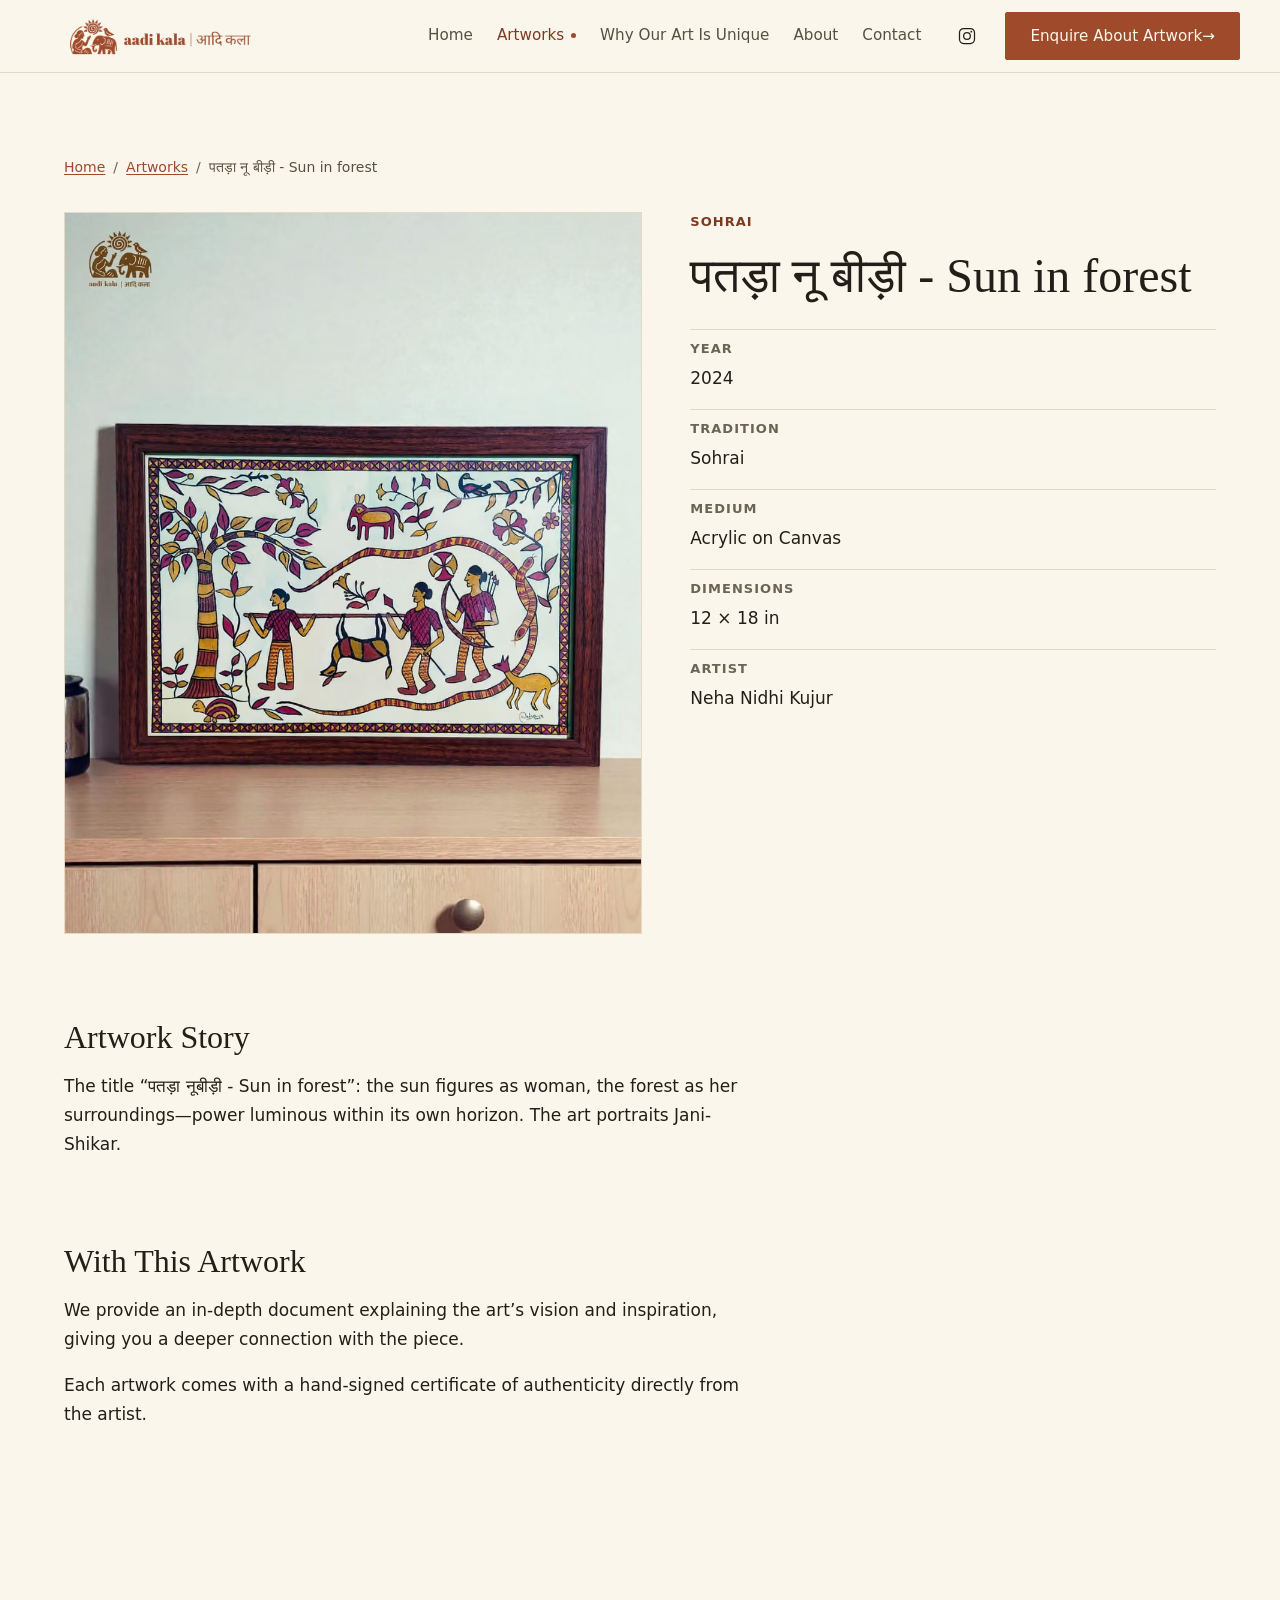
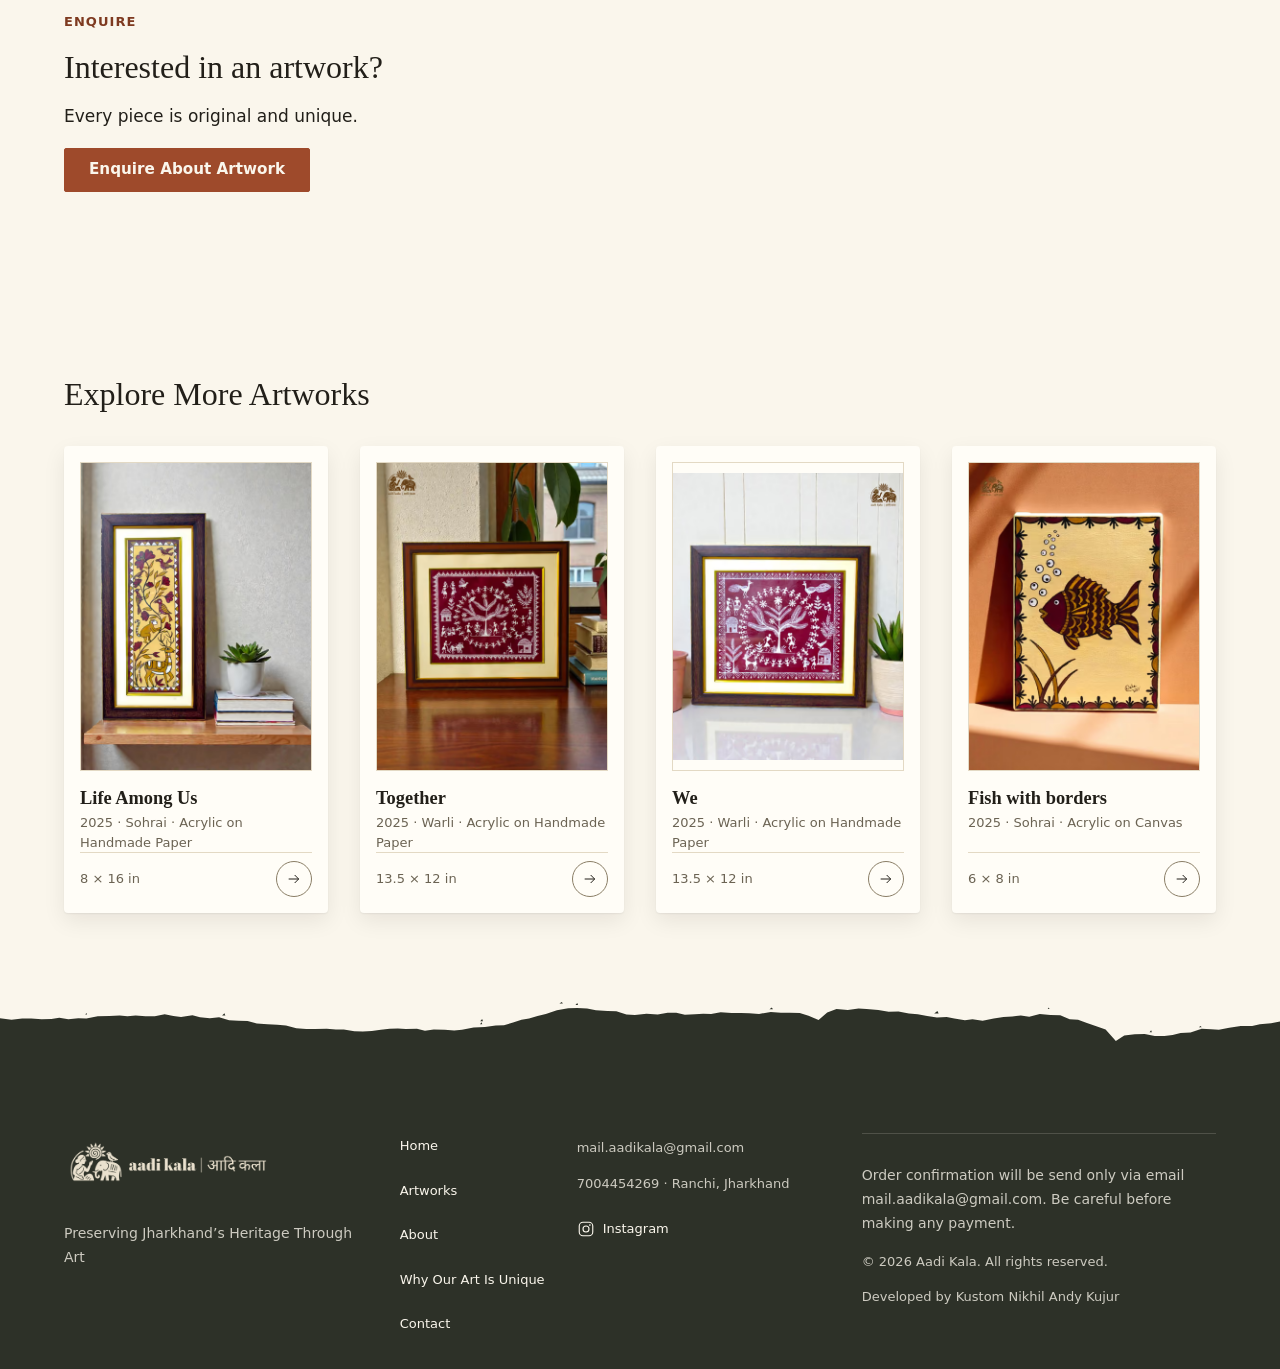
<file: artworks/patara-nu-bidi-sun-in-forest/index.html>
<!DOCTYPE html><html lang="en"><head><meta charset="UTF-8"><meta name="viewport" content="width=device-width, initial-scale=1.0"><link rel="icon" type="image/png" href="/favicon.png" sizes="64x64"><link rel="apple-touch-icon" href="/favicon.png"><meta name="description" content="पतड़ा नू बीड़ी - Sun in forest (2024, Sohrai) — original handmade artwork from Aadi Kala."><title>पतड़ा नू बीड़ी - Sun in forest — Aadi Kala</title><link rel="canonical" href="https://aadikala.github.io/artworks/patara-nu-bidi-sun-in-forest/"><meta property="og:title" content="पतड़ा नू बीड़ी - Sun in forest — Aadi Kala"><meta property="og:description" content="पतड़ा नू बीड़ी - Sun in forest (2024, Sohrai) — original handmade artwork from Aadi Kala."><meta property="og:type" content="website"><meta property="og:url" content="https://aadikala.github.io/artworks/patara-nu-bidi-sun-in-forest/"><meta property="og:site_name" content="Aadi Kala"><meta property="og:image" content="https://aadikala.github.io/assets/generated/patara-nu-bidi-sun-in-forest-w960.webp"><meta property="og:image:width" content="960"><meta property="og:image:height" content="1200"><meta property="og:image:alt" content="पतड़ा नू बीड़ी - Sun in forest — Sohrai artwork by Neha Nidhi Kujur"><meta name="twitter:card" content="summary_large_image"><meta name="twitter:title" content="पतड़ा नू बीड़ी - Sun in forest — Aadi Kala"><meta name="twitter:description" content="पतड़ा नू बीड़ी - Sun in forest (2024, Sohrai) — original handmade artwork from Aadi Kala."><meta name="twitter:image" content="https://aadikala.github.io/assets/generated/patara-nu-bidi-sun-in-forest-w960.webp"><meta name="twitter:image:alt" content="पतड़ा नू बीड़ी - Sun in forest — Sohrai artwork by Neha Nidhi Kujur"><script type="application/ld+json">{"@context":"https://schema.org","@type":"VisualArtwork","name":"पतड़ा नू बीड़ी - Sun in forest","genre":"Sohrai","artMedium":"Acrylic on Canvas","description":"The title “पतड़ा नूबीड़ी - Sun in forest”: the sun figures as woman, the forest as her surroundings—power luminous within its own horizon. The art portraits Jani-Shikar.","creator":{"@type":"Person","name":"Neha Nidhi Kujur"},"image":"https://aadikala.github.io/assets/generated/patara-nu-bidi-sun-in-forest-w960.webp","url":"https://aadikala.github.io/artworks/patara-nu-bidi-sun-in-forest/"}</script><script type="application/ld+json">{"@context":"https://schema.org","@type":"BreadcrumbList","itemListElement":[{"@type":"ListItem","position":1,"name":"Home","item":"https://aadikala.github.io/"},{"@type":"ListItem","position":2,"name":"Artworks","item":"https://aadikala.github.io/artworks/"},{"@type":"ListItem","position":3,"name":"पतड़ा नू बीड़ी - Sun in forest","item":"https://aadikala.github.io/artworks/patara-nu-bidi-sun-in-forest/"}]}</script><link rel="stylesheet" href="/_astro/BaseLayout.CWK3IPLA.css"><link rel="stylesheet" href="/_astro/artwork.D4kAP5l-.css"></head><body><a class="skip-link" href="#main-content">Skip to main content</a><header class="site-header"><div class="site-header-inner"><a class="brand" href="/" aria-label="Aadi Kala"><img class="brand-logo" src="/images/logo-rust.png" alt="Aadi Kala" width="2000" height="500"></a><button class="nav-toggle" type="button" aria-expanded="false" aria-controls="site-nav"><span class="visually-hidden">Menu</span><span class="nav-toggle-bars" aria-hidden="true"></span></button><nav id="site-nav" class="site-nav" aria-label="Primary"><ul><li><a href="/">Home</a></li><li><a href="/artworks/" aria-current="page">Artworks</a></li><li><a href="/why-our-art-is-unique/">Why Our Art Is Unique</a></li><li><a href="/about/">About</a></li><li><a href="/contact/">Contact</a></li></ul><div class="nav-actions"><a class="nav-ig" href="https://www.instagram.com/aadikala.jh" target="_blank" rel="noopener"><svg width="20" height="20" viewBox="0 0 24 24" fill="none" stroke="currentColor" stroke-width="1.5" aria-hidden="true"><rect x="3" y="3" width="18" height="18" rx="5"></rect><circle cx="12" cy="12" r="4"></circle><circle cx="17.2" cy="6.8" r="1.1" fill="currentColor" stroke="none"></circle></svg><span class="visually-hidden">Instagram (opens in new tab)</span></a><a class="btn btn-primary nav-cta" href="/contact/">Enquire About Artwork<span class="btn-arrow" aria-hidden="true">&rarr;</span></a></div></nav></div><noscript><style>
      .nav-toggle {
        display: none;
      }
      .site-nav {
        display: flex;
      }
    </style></noscript></header><script type="module">var e=document.querySelector(`.site-header`),t=e?.querySelector(`.nav-toggle`),n=document.getElementById(`site-nav`),r=()=>{e?.classList.remove(`is-open`),t?.setAttribute(`aria-expanded`,`false`)};t?.addEventListener(`click`,()=>{let n=e?.classList.toggle(`is-open`)??!1;t.setAttribute(`aria-expanded`,String(n))}),document.addEventListener(`keydown`,n=>{n.key===`Escape`&&e?.classList.contains(`is-open`)&&(r(),t?.focus())}),n?.addEventListener(`click`,e=>{e.target.closest(`a`)&&r()});var i=()=>e?.classList.toggle(`is-scrolled`,window.scrollY>8);addEventListener(`scroll`,i,{passive:!0}),i();</script><main id="main-content"><div class="container section"><nav class="breadcrumbs" aria-label="Breadcrumb"><ol><li><a href="/">Home</a></li><li><a href="/artworks/">Artworks</a></li><li aria-current="page">पतड़ा नू बीड़ी - Sun in forest</li></ol></nav><div class="detail-grid"><figure class="artwork detail-media"><picture><source type="image/avif" srcset="/assets/generated/patara-nu-bidi-sun-in-forest-w480.avif 480w, /assets/generated/patara-nu-bidi-sun-in-forest-w768.avif 768w, /assets/generated/patara-nu-bidi-sun-in-forest-w960.avif 960w"><source type="image/webp" srcset="/assets/generated/patara-nu-bidi-sun-in-forest-w480.webp 480w, /assets/generated/patara-nu-bidi-sun-in-forest-w768.webp 768w, /assets/generated/patara-nu-bidi-sun-in-forest-w960.webp 960w"><img src="/assets/generated/patara-nu-bidi-sun-in-forest-w960.webp" alt="पतड़ा नू बीड़ी - Sun in forest — Sohrai artwork by Neha Nidhi Kujur" width="1080" height="1350" loading="eager" fetchpriority="high" decoding="async"></picture></figure><div class="flow"><p class="eyebrow">Sohrai</p><h1>पतड़ा नू बीड़ी - Sun in forest</h1><dl class="metadata"><div><dt>Year</dt><dd>2024</dd></div><div><dt>Tradition</dt><dd>Sohrai</dd></div><div><dt>Medium</dt><dd>Acrylic on Canvas</dd></div><div><dt>Dimensions</dt><dd>12 × 18 in</dd></div><div><dt>Artist</dt><dd>Neha Nidhi Kujur</dd></div></dl></div></div><section class="story flow" aria-labelledby="story-heading"><h2 id="story-heading">Artwork Story</h2><p>The title “पतड़ा नूबीड़ी - Sun in forest”: the sun figures as woman, the forest as her surroundings—power luminous within its own horizon. The art portraits Jani-Shikar.</p></section><section class="ownership flow" aria-labelledby="ownership-heading"><h2 id="ownership-heading">With This Artwork</h2><p>We provide an in-depth document explaining the art&rsquo;s vision and inspiration, giving you a deeper connection with the piece.</p><p>Each artwork comes with a hand-signed certificate of authenticity directly from the artist.</p></section></div><section class="section enquiry-cta" aria-labelledby="enquiry-heading"><div class="container flow"><p class="eyebrow">Enquire</p><h2 id="enquiry-heading">Interested in an artwork?</h2><p>Every piece is original and unique.</p><p><a class="btn btn-primary" href="/contact/">Enquire About Artwork</a></p></div></section><section class="related-band" aria-labelledby="related-heading"><div class="container section flow"><h2 id="related-heading">Explore More Artworks</h2><ul class="cat-grid"><li class="cat-item"><a class="art-card" href="/artworks/life-among-us/"><span class="art-card-media"><picture><source type="image/avif" srcset="/assets/generated/life-among-us-w480.avif 480w, /assets/generated/life-among-us-w768.avif 768w, /assets/generated/life-among-us-w960.avif 960w, /assets/generated/life-among-us-w1200.avif 1200w" sizes="(min-width: 64rem) 33vw, (min-width: 48rem) 50vw, 100vw"><source type="image/webp" srcset="/assets/generated/life-among-us-w480.webp 480w, /assets/generated/life-among-us-w768.webp 768w, /assets/generated/life-among-us-w960.webp 960w, /assets/generated/life-among-us-w1200.webp 1200w" sizes="(min-width: 64rem) 33vw, (min-width: 48rem) 50vw, 100vw"><img src="/assets/generated/life-among-us-w480.webp" alt="Life Among Us — Sohrai artwork by Neha Nidhi Kujur" width="768" height="1024" loading="lazy" decoding="async"></picture></span><h3 class="art-card-title">Life Among Us</h3><p class="meta">2025 · Sohrai · Acrylic on Handmade Paper</p><span class="art-card-foot"><span class="meta">8 × 16 in</span><span class="art-card-arrow" aria-hidden="true"><svg width="16" height="16" viewBox="0 0 24 24" fill="none" stroke="currentColor" stroke-width="1.5"><path d="M4 12h15M13 6l6 6-6 6"></path></svg></span></span></a></li><li class="cat-item"><a class="art-card" href="/artworks/together/"><span class="art-card-media"><picture><source type="image/avif" srcset="/assets/generated/together-w480.avif 480w, /assets/generated/together-w768.avif 768w, /assets/generated/together-w960.avif 960w" sizes="(min-width: 64rem) 33vw, (min-width: 48rem) 50vw, 100vw"><source type="image/webp" srcset="/assets/generated/together-w480.webp 480w, /assets/generated/together-w768.webp 768w, /assets/generated/together-w960.webp 960w" sizes="(min-width: 64rem) 33vw, (min-width: 48rem) 50vw, 100vw"><img src="/assets/generated/together-w480.webp" alt="Together — Warli artwork by Neha Nidhi Kujur" width="768" height="1024" loading="lazy" decoding="async"></picture></span><h3 class="art-card-title">Together</h3><p class="meta">2025 · Warli · Acrylic on Handmade Paper</p><span class="art-card-foot"><span class="meta">13.5 × 12 in</span><span class="art-card-arrow" aria-hidden="true"><svg width="16" height="16" viewBox="0 0 24 24" fill="none" stroke="currentColor" stroke-width="1.5"><path d="M4 12h15M13 6l6 6-6 6"></path></svg></span></span></a></li><li class="cat-item"><a class="art-card" href="/artworks/we/"><span class="art-card-media"><picture><source type="image/avif" srcset="/assets/generated/we-w480.avif 480w, /assets/generated/we-w768.avif 768w, /assets/generated/we-w960.avif 960w" sizes="(min-width: 64rem) 33vw, (min-width: 48rem) 50vw, 100vw"><source type="image/webp" srcset="/assets/generated/we-w480.webp 480w, /assets/generated/we-w768.webp 768w, /assets/generated/we-w960.webp 960w" sizes="(min-width: 64rem) 33vw, (min-width: 48rem) 50vw, 100vw"><img src="/assets/generated/we-w480.webp" alt="We — Warli artwork by Neha Nidhi Kujur" width="768" height="960" loading="lazy" decoding="async"></picture></span><h3 class="art-card-title">We</h3><p class="meta">2025 · Warli · Acrylic on Handmade Paper</p><span class="art-card-foot"><span class="meta">13.5 × 12 in</span><span class="art-card-arrow" aria-hidden="true"><svg width="16" height="16" viewBox="0 0 24 24" fill="none" stroke="currentColor" stroke-width="1.5"><path d="M4 12h15M13 6l6 6-6 6"></path></svg></span></span></a></li><li class="cat-item"><a class="art-card" href="/artworks/fish-with-borders/"><span class="art-card-media"><picture><source type="image/avif" srcset="/assets/generated/fish-with-borders-w480.avif 480w, /assets/generated/fish-with-borders-w768.avif 768w, /assets/generated/fish-with-borders-w960.avif 960w" sizes="(min-width: 64rem) 33vw, (min-width: 48rem) 50vw, 100vw"><source type="image/webp" srcset="/assets/generated/fish-with-borders-w480.webp 480w, /assets/generated/fish-with-borders-w768.webp 768w, /assets/generated/fish-with-borders-w960.webp 960w" sizes="(min-width: 64rem) 33vw, (min-width: 48rem) 50vw, 100vw"><img src="/assets/generated/fish-with-borders-w480.webp" alt="Fish with borders — Sohrai artwork by Neha Nidhi Kujur" width="768" height="1024" loading="lazy" decoding="async"></picture></span><h3 class="art-card-title">Fish with borders</h3><p class="meta">2025 · Sohrai · Acrylic on Canvas</p><span class="art-card-foot"><span class="meta">6 × 8 in</span><span class="art-card-arrow" aria-hidden="true"><svg width="16" height="16" viewBox="0 0 24 24" fill="none" stroke="currentColor" stroke-width="1.5"><path d="M4 12h15M13 6l6 6-6 6"></path></svg></span></span></a></li></ul></div><span class="torn torn-olive torn--bottom" aria-hidden="true"></span></section></main><footer class="site-footer"><span class="torn torn-paper-light" aria-hidden="true"></span><div class="container site-footer-inner"><div class="flow"><a class="footer-brand" href="/" aria-label="Aadi Kala — home"><img class="footer-logo" src="/images/logo.png" alt="Aadi Kala" width="2000" height="500" loading="lazy" decoding="async"></a><p class="small">Preserving Jharkhand&rsquo;s Heritage Through Art</p></div><nav aria-label="Footer"><ul class="cluster"><li><a href="/">Home</a></li><li><a href="/artworks/">Artworks</a></li><li><a href="/about/">About</a></li><li><a href="/why-our-art-is-unique/">Why Our Art Is Unique</a></li><li><a href="/contact/">Contact</a></li></ul></nav><div class="flow"><p class="meta">mail.aadikala@gmail.com</p><p class="meta">7004454269 &middot; Ranchi, Jharkhand</p><p class="meta"><a class="footer-ig" href="https://www.instagram.com/aadikala.jh" target="_blank" rel="noopener"><svg width="18" height="18" viewBox="0 0 24 24" fill="none" stroke="currentColor" stroke-width="1.5" aria-hidden="true" focusable="false"><rect x="3" y="3" width="18" height="18" rx="5"></rect><circle cx="12" cy="12" r="4"></circle><circle cx="17.2" cy="6.8" r="1.1" fill="currentColor" stroke="none"></circle></svg><span>Instagram</span><span class="visually-hidden"> (opens in new tab)</span></a></p></div><div class="flow footer-note"><p class="small">Order confirmation will be send only via email mail.aadikala@gmail.com. Be careful before making any payment.</p><p class="meta">&copy; 2026 Aadi Kala. All rights reserved.</p><p class="meta">Developed by Kustom Nikhil Andy Kujur</p></div></div></footer></body></html>
</file>
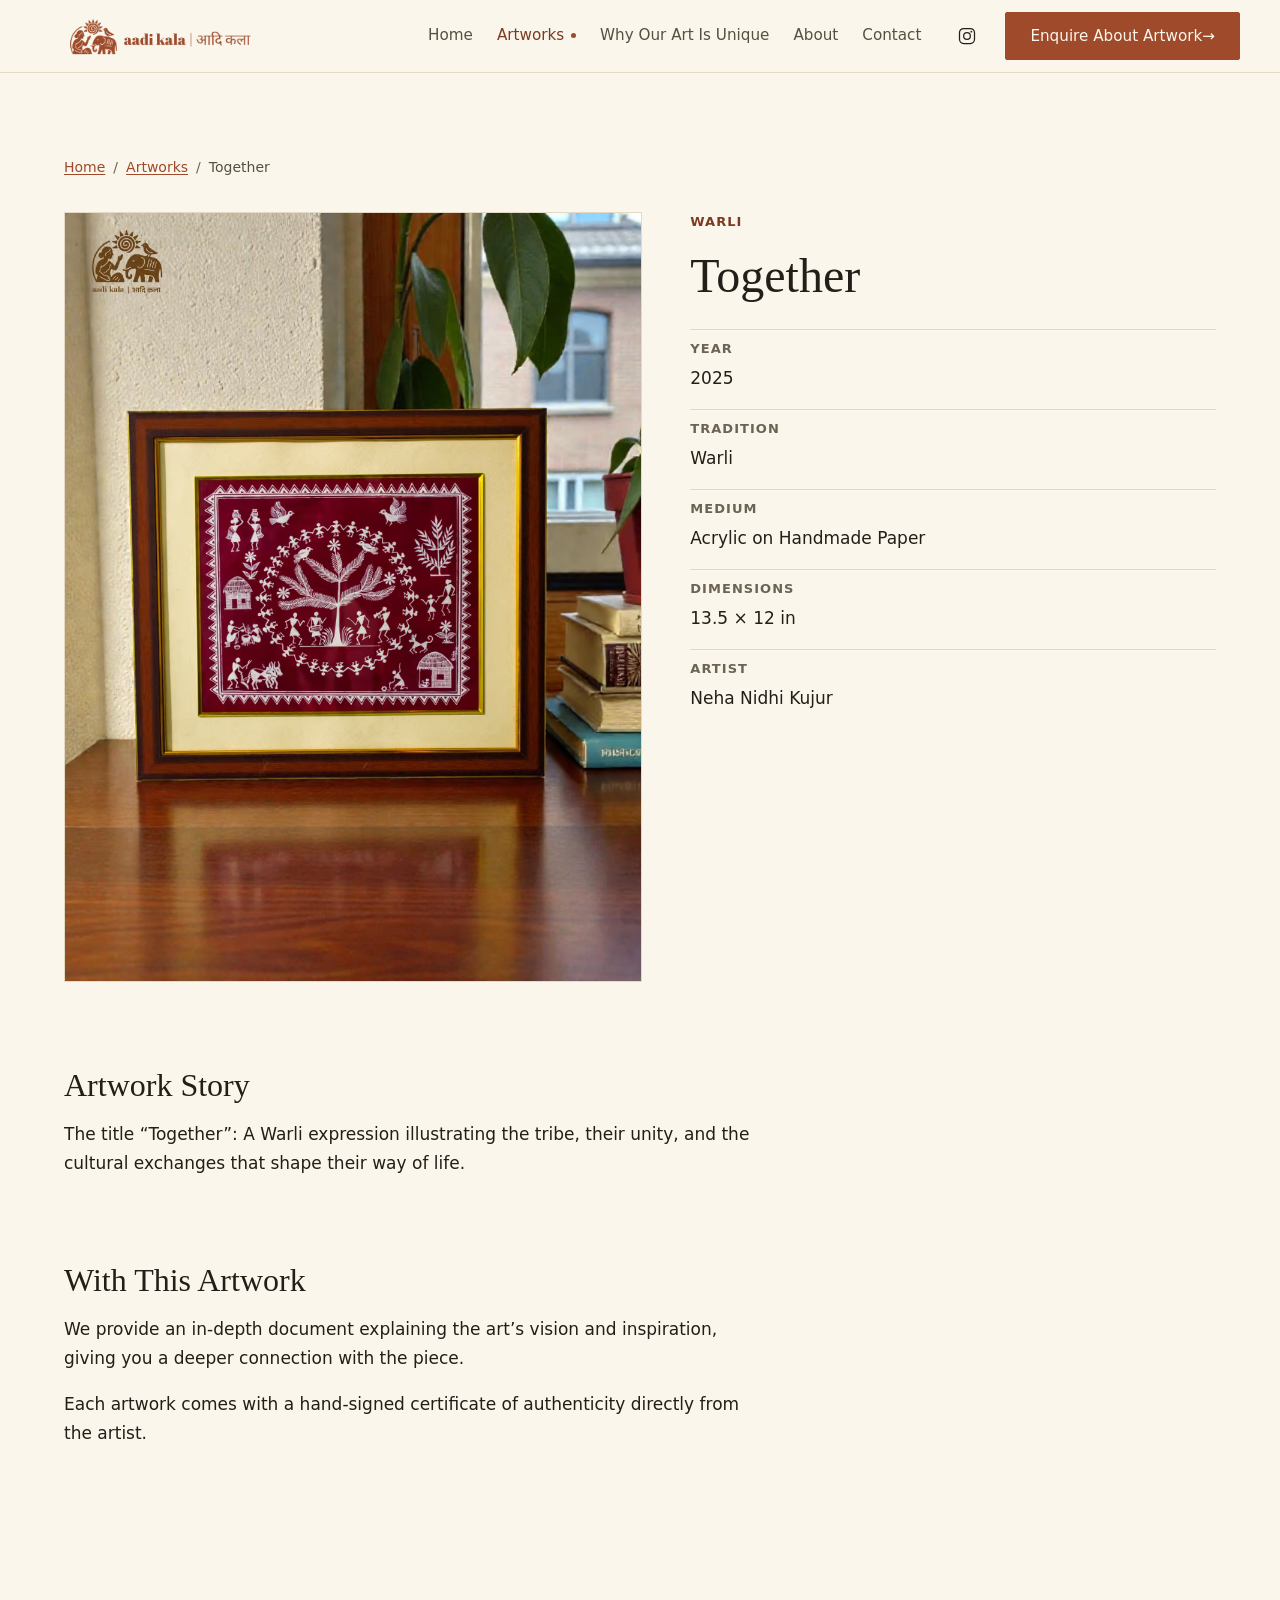
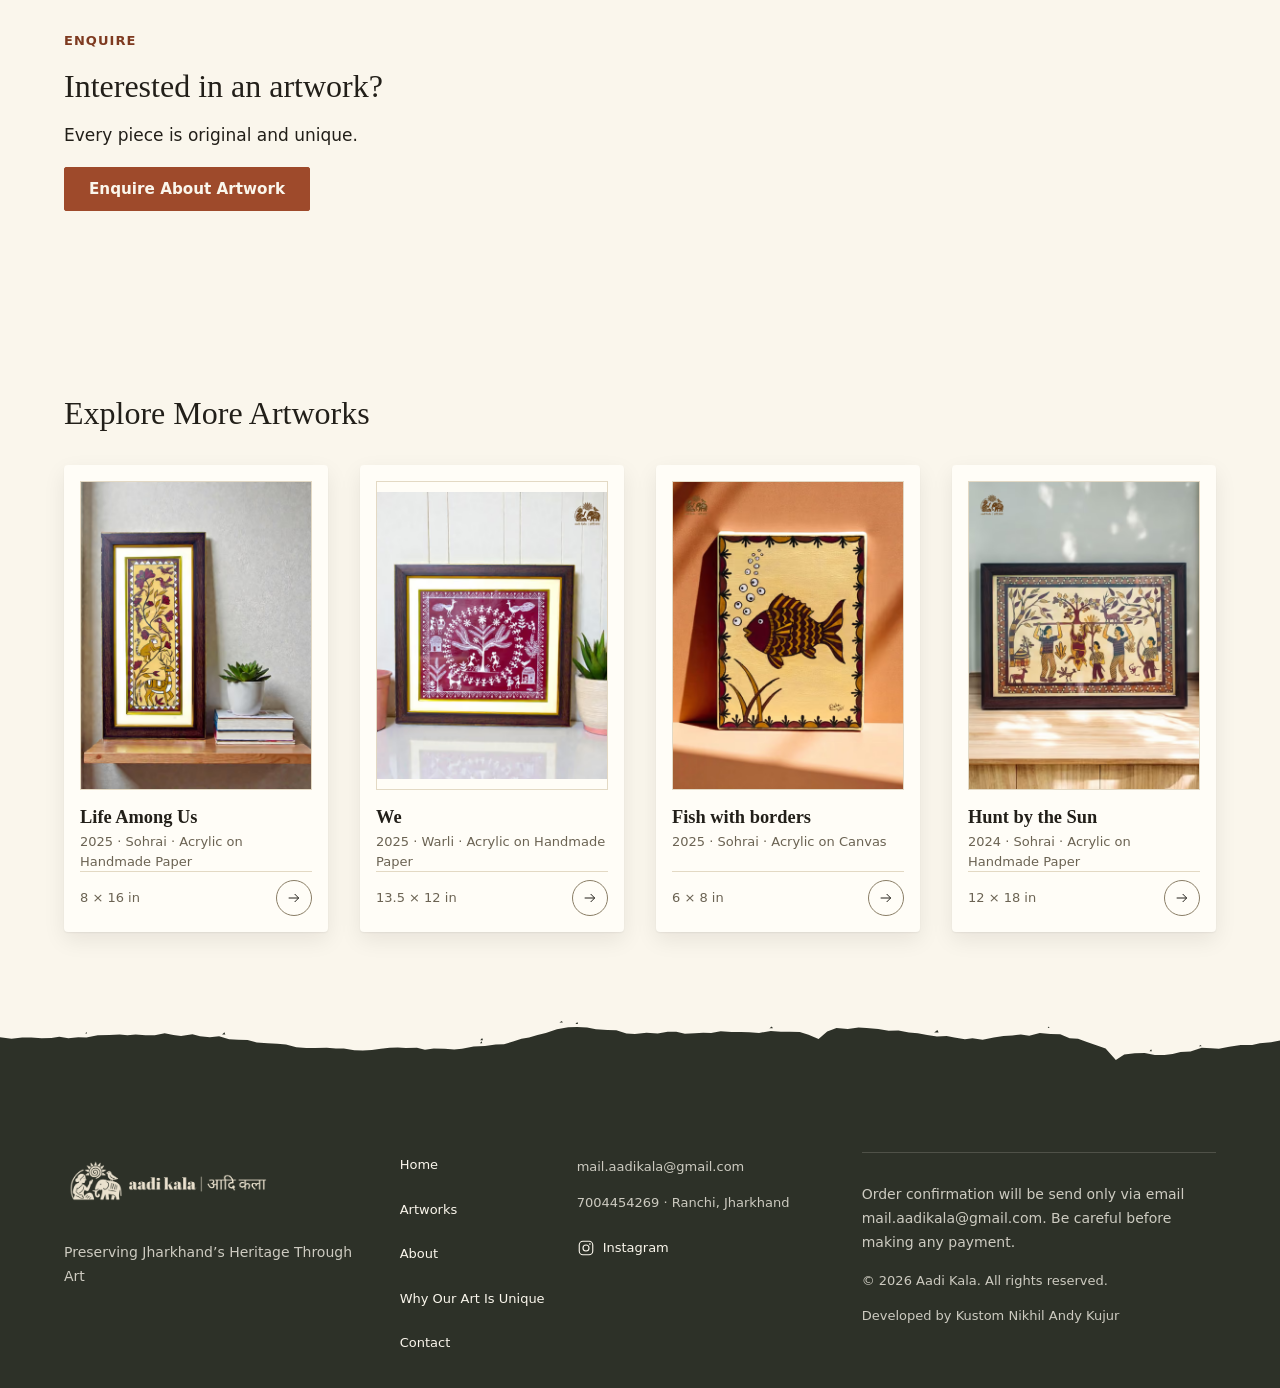
<file: artworks/together/index.html>
<!DOCTYPE html><html lang="en"><head><meta charset="UTF-8"><meta name="viewport" content="width=device-width, initial-scale=1.0"><link rel="icon" type="image/png" href="/favicon.png" sizes="64x64"><link rel="apple-touch-icon" href="/favicon.png"><meta name="description" content="Together (2025, Warli) — original handmade artwork from Aadi Kala."><title>Together — Aadi Kala</title><link rel="canonical" href="https://aadikala.github.io/artworks/together/"><meta property="og:title" content="Together — Aadi Kala"><meta property="og:description" content="Together (2025, Warli) — original handmade artwork from Aadi Kala."><meta property="og:type" content="website"><meta property="og:url" content="https://aadikala.github.io/artworks/together/"><meta property="og:site_name" content="Aadi Kala"><meta property="og:image" content="https://aadikala.github.io/assets/generated/together-w960.webp"><meta property="og:image:width" content="960"><meta property="og:image:height" content="1280"><meta property="og:image:alt" content="Together — Warli artwork by Neha Nidhi Kujur"><meta name="twitter:card" content="summary_large_image"><meta name="twitter:title" content="Together — Aadi Kala"><meta name="twitter:description" content="Together (2025, Warli) — original handmade artwork from Aadi Kala."><meta name="twitter:image" content="https://aadikala.github.io/assets/generated/together-w960.webp"><meta name="twitter:image:alt" content="Together — Warli artwork by Neha Nidhi Kujur"><script type="application/ld+json">{"@context":"https://schema.org","@type":"VisualArtwork","name":"Together","genre":"Warli","artMedium":"Acrylic on Handmade Paper","description":"The title “Together”: A Warli expression illustrating the tribe, their unity, and the cultural exchanges that shape their way of life.","creator":{"@type":"Person","name":"Neha Nidhi Kujur"},"image":"https://aadikala.github.io/assets/generated/together-w960.webp","url":"https://aadikala.github.io/artworks/together/"}</script><script type="application/ld+json">{"@context":"https://schema.org","@type":"BreadcrumbList","itemListElement":[{"@type":"ListItem","position":1,"name":"Home","item":"https://aadikala.github.io/"},{"@type":"ListItem","position":2,"name":"Artworks","item":"https://aadikala.github.io/artworks/"},{"@type":"ListItem","position":3,"name":"Together","item":"https://aadikala.github.io/artworks/together/"}]}</script><link rel="stylesheet" href="/_astro/BaseLayout.CWK3IPLA.css"><link rel="stylesheet" href="/_astro/artwork.D4kAP5l-.css"></head><body><a class="skip-link" href="#main-content">Skip to main content</a><header class="site-header"><div class="site-header-inner"><a class="brand" href="/" aria-label="Aadi Kala"><img class="brand-logo" src="/images/logo-rust.png" alt="Aadi Kala" width="2000" height="500"></a><button class="nav-toggle" type="button" aria-expanded="false" aria-controls="site-nav"><span class="visually-hidden">Menu</span><span class="nav-toggle-bars" aria-hidden="true"></span></button><nav id="site-nav" class="site-nav" aria-label="Primary"><ul><li><a href="/">Home</a></li><li><a href="/artworks/" aria-current="page">Artworks</a></li><li><a href="/why-our-art-is-unique/">Why Our Art Is Unique</a></li><li><a href="/about/">About</a></li><li><a href="/contact/">Contact</a></li></ul><div class="nav-actions"><a class="nav-ig" href="https://www.instagram.com/aadikala.jh" target="_blank" rel="noopener"><svg width="20" height="20" viewBox="0 0 24 24" fill="none" stroke="currentColor" stroke-width="1.5" aria-hidden="true"><rect x="3" y="3" width="18" height="18" rx="5"></rect><circle cx="12" cy="12" r="4"></circle><circle cx="17.2" cy="6.8" r="1.1" fill="currentColor" stroke="none"></circle></svg><span class="visually-hidden">Instagram (opens in new tab)</span></a><a class="btn btn-primary nav-cta" href="/contact/">Enquire About Artwork<span class="btn-arrow" aria-hidden="true">&rarr;</span></a></div></nav></div><noscript><style>
      .nav-toggle {
        display: none;
      }
      .site-nav {
        display: flex;
      }
    </style></noscript></header><script type="module">var e=document.querySelector(`.site-header`),t=e?.querySelector(`.nav-toggle`),n=document.getElementById(`site-nav`),r=()=>{e?.classList.remove(`is-open`),t?.setAttribute(`aria-expanded`,`false`)};t?.addEventListener(`click`,()=>{let n=e?.classList.toggle(`is-open`)??!1;t.setAttribute(`aria-expanded`,String(n))}),document.addEventListener(`keydown`,n=>{n.key===`Escape`&&e?.classList.contains(`is-open`)&&(r(),t?.focus())}),n?.addEventListener(`click`,e=>{e.target.closest(`a`)&&r()});var i=()=>e?.classList.toggle(`is-scrolled`,window.scrollY>8);addEventListener(`scroll`,i,{passive:!0}),i();</script><main id="main-content"><div class="container section"><nav class="breadcrumbs" aria-label="Breadcrumb"><ol><li><a href="/">Home</a></li><li><a href="/artworks/">Artworks</a></li><li aria-current="page">Together</li></ol></nav><div class="detail-grid"><figure class="artwork detail-media"><picture><source type="image/avif" srcset="/assets/generated/together-w480.avif 480w, /assets/generated/together-w768.avif 768w, /assets/generated/together-w960.avif 960w"><source type="image/webp" srcset="/assets/generated/together-w480.webp 480w, /assets/generated/together-w768.webp 768w, /assets/generated/together-w960.webp 960w"><img src="/assets/generated/together-w960.webp" alt="Together — Warli artwork by Neha Nidhi Kujur" width="960" height="1280" loading="eager" fetchpriority="high" decoding="async"></picture></figure><div class="flow"><p class="eyebrow">Warli</p><h1>Together</h1><dl class="metadata"><div><dt>Year</dt><dd>2025</dd></div><div><dt>Tradition</dt><dd>Warli</dd></div><div><dt>Medium</dt><dd>Acrylic on Handmade Paper</dd></div><div><dt>Dimensions</dt><dd>13.5 × 12 in</dd></div><div><dt>Artist</dt><dd>Neha Nidhi Kujur</dd></div></dl></div></div><section class="story flow" aria-labelledby="story-heading"><h2 id="story-heading">Artwork Story</h2><p>The title “Together”: A Warli expression illustrating the tribe, their unity, and the cultural exchanges that shape their way of life.</p></section><section class="ownership flow" aria-labelledby="ownership-heading"><h2 id="ownership-heading">With This Artwork</h2><p>We provide an in-depth document explaining the art&rsquo;s vision and inspiration, giving you a deeper connection with the piece.</p><p>Each artwork comes with a hand-signed certificate of authenticity directly from the artist.</p></section></div><section class="section enquiry-cta" aria-labelledby="enquiry-heading"><div class="container flow"><p class="eyebrow">Enquire</p><h2 id="enquiry-heading">Interested in an artwork?</h2><p>Every piece is original and unique.</p><p><a class="btn btn-primary" href="/contact/">Enquire About Artwork</a></p></div></section><section class="related-band" aria-labelledby="related-heading"><div class="container section flow"><h2 id="related-heading">Explore More Artworks</h2><ul class="cat-grid"><li class="cat-item"><a class="art-card" href="/artworks/life-among-us/"><span class="art-card-media"><picture><source type="image/avif" srcset="/assets/generated/life-among-us-w480.avif 480w, /assets/generated/life-among-us-w768.avif 768w, /assets/generated/life-among-us-w960.avif 960w, /assets/generated/life-among-us-w1200.avif 1200w" sizes="(min-width: 64rem) 33vw, (min-width: 48rem) 50vw, 100vw"><source type="image/webp" srcset="/assets/generated/life-among-us-w480.webp 480w, /assets/generated/life-among-us-w768.webp 768w, /assets/generated/life-among-us-w960.webp 960w, /assets/generated/life-among-us-w1200.webp 1200w" sizes="(min-width: 64rem) 33vw, (min-width: 48rem) 50vw, 100vw"><img src="/assets/generated/life-among-us-w480.webp" alt="Life Among Us — Sohrai artwork by Neha Nidhi Kujur" width="768" height="1024" loading="lazy" decoding="async"></picture></span><h3 class="art-card-title">Life Among Us</h3><p class="meta">2025 · Sohrai · Acrylic on Handmade Paper</p><span class="art-card-foot"><span class="meta">8 × 16 in</span><span class="art-card-arrow" aria-hidden="true"><svg width="16" height="16" viewBox="0 0 24 24" fill="none" stroke="currentColor" stroke-width="1.5"><path d="M4 12h15M13 6l6 6-6 6"></path></svg></span></span></a></li><li class="cat-item"><a class="art-card" href="/artworks/we/"><span class="art-card-media"><picture><source type="image/avif" srcset="/assets/generated/we-w480.avif 480w, /assets/generated/we-w768.avif 768w, /assets/generated/we-w960.avif 960w" sizes="(min-width: 64rem) 33vw, (min-width: 48rem) 50vw, 100vw"><source type="image/webp" srcset="/assets/generated/we-w480.webp 480w, /assets/generated/we-w768.webp 768w, /assets/generated/we-w960.webp 960w" sizes="(min-width: 64rem) 33vw, (min-width: 48rem) 50vw, 100vw"><img src="/assets/generated/we-w480.webp" alt="We — Warli artwork by Neha Nidhi Kujur" width="768" height="960" loading="lazy" decoding="async"></picture></span><h3 class="art-card-title">We</h3><p class="meta">2025 · Warli · Acrylic on Handmade Paper</p><span class="art-card-foot"><span class="meta">13.5 × 12 in</span><span class="art-card-arrow" aria-hidden="true"><svg width="16" height="16" viewBox="0 0 24 24" fill="none" stroke="currentColor" stroke-width="1.5"><path d="M4 12h15M13 6l6 6-6 6"></path></svg></span></span></a></li><li class="cat-item"><a class="art-card" href="/artworks/fish-with-borders/"><span class="art-card-media"><picture><source type="image/avif" srcset="/assets/generated/fish-with-borders-w480.avif 480w, /assets/generated/fish-with-borders-w768.avif 768w, /assets/generated/fish-with-borders-w960.avif 960w" sizes="(min-width: 64rem) 33vw, (min-width: 48rem) 50vw, 100vw"><source type="image/webp" srcset="/assets/generated/fish-with-borders-w480.webp 480w, /assets/generated/fish-with-borders-w768.webp 768w, /assets/generated/fish-with-borders-w960.webp 960w" sizes="(min-width: 64rem) 33vw, (min-width: 48rem) 50vw, 100vw"><img src="/assets/generated/fish-with-borders-w480.webp" alt="Fish with borders — Sohrai artwork by Neha Nidhi Kujur" width="768" height="1024" loading="lazy" decoding="async"></picture></span><h3 class="art-card-title">Fish with borders</h3><p class="meta">2025 · Sohrai · Acrylic on Canvas</p><span class="art-card-foot"><span class="meta">6 × 8 in</span><span class="art-card-arrow" aria-hidden="true"><svg width="16" height="16" viewBox="0 0 24 24" fill="none" stroke="currentColor" stroke-width="1.5"><path d="M4 12h15M13 6l6 6-6 6"></path></svg></span></span></a></li><li class="cat-item"><a class="art-card" href="/artworks/hunt-by-the-sun/"><span class="art-card-media"><picture><source type="image/avif" srcset="/assets/generated/hunt-by-the-sun-w480.avif 480w, /assets/generated/hunt-by-the-sun-w768.avif 768w, /assets/generated/hunt-by-the-sun-w960.avif 960w, /assets/generated/hunt-by-the-sun-w1200.avif 1200w" sizes="(min-width: 64rem) 33vw, (min-width: 48rem) 50vw, 100vw"><source type="image/webp" srcset="/assets/generated/hunt-by-the-sun-w480.webp 480w, /assets/generated/hunt-by-the-sun-w768.webp 768w, /assets/generated/hunt-by-the-sun-w960.webp 960w, /assets/generated/hunt-by-the-sun-w1200.webp 1200w" sizes="(min-width: 64rem) 33vw, (min-width: 48rem) 50vw, 100vw"><img src="/assets/generated/hunt-by-the-sun-w480.webp" alt="Hunt by the Sun — Sohrai artwork by Neha Nidhi Kujur" width="768" height="1024" loading="lazy" decoding="async"></picture></span><h3 class="art-card-title">Hunt by the Sun</h3><p class="meta">2024 · Sohrai · Acrylic on Handmade Paper</p><span class="art-card-foot"><span class="meta">12 × 18 in</span><span class="art-card-arrow" aria-hidden="true"><svg width="16" height="16" viewBox="0 0 24 24" fill="none" stroke="currentColor" stroke-width="1.5"><path d="M4 12h15M13 6l6 6-6 6"></path></svg></span></span></a></li></ul></div><span class="torn torn-olive torn--bottom" aria-hidden="true"></span></section></main><footer class="site-footer"><span class="torn torn-paper-light" aria-hidden="true"></span><div class="container site-footer-inner"><div class="flow"><a class="footer-brand" href="/" aria-label="Aadi Kala — home"><img class="footer-logo" src="/images/logo.png" alt="Aadi Kala" width="2000" height="500" loading="lazy" decoding="async"></a><p class="small">Preserving Jharkhand&rsquo;s Heritage Through Art</p></div><nav aria-label="Footer"><ul class="cluster"><li><a href="/">Home</a></li><li><a href="/artworks/">Artworks</a></li><li><a href="/about/">About</a></li><li><a href="/why-our-art-is-unique/">Why Our Art Is Unique</a></li><li><a href="/contact/">Contact</a></li></ul></nav><div class="flow"><p class="meta">mail.aadikala@gmail.com</p><p class="meta">7004454269 &middot; Ranchi, Jharkhand</p><p class="meta"><a class="footer-ig" href="https://www.instagram.com/aadikala.jh" target="_blank" rel="noopener"><svg width="18" height="18" viewBox="0 0 24 24" fill="none" stroke="currentColor" stroke-width="1.5" aria-hidden="true" focusable="false"><rect x="3" y="3" width="18" height="18" rx="5"></rect><circle cx="12" cy="12" r="4"></circle><circle cx="17.2" cy="6.8" r="1.1" fill="currentColor" stroke="none"></circle></svg><span>Instagram</span><span class="visually-hidden"> (opens in new tab)</span></a></p></div><div class="flow footer-note"><p class="small">Order confirmation will be send only via email mail.aadikala@gmail.com. Be careful before making any payment.</p><p class="meta">&copy; 2026 Aadi Kala. All rights reserved.</p><p class="meta">Developed by Kustom Nikhil Andy Kujur</p></div></div></footer></body></html>
</file>
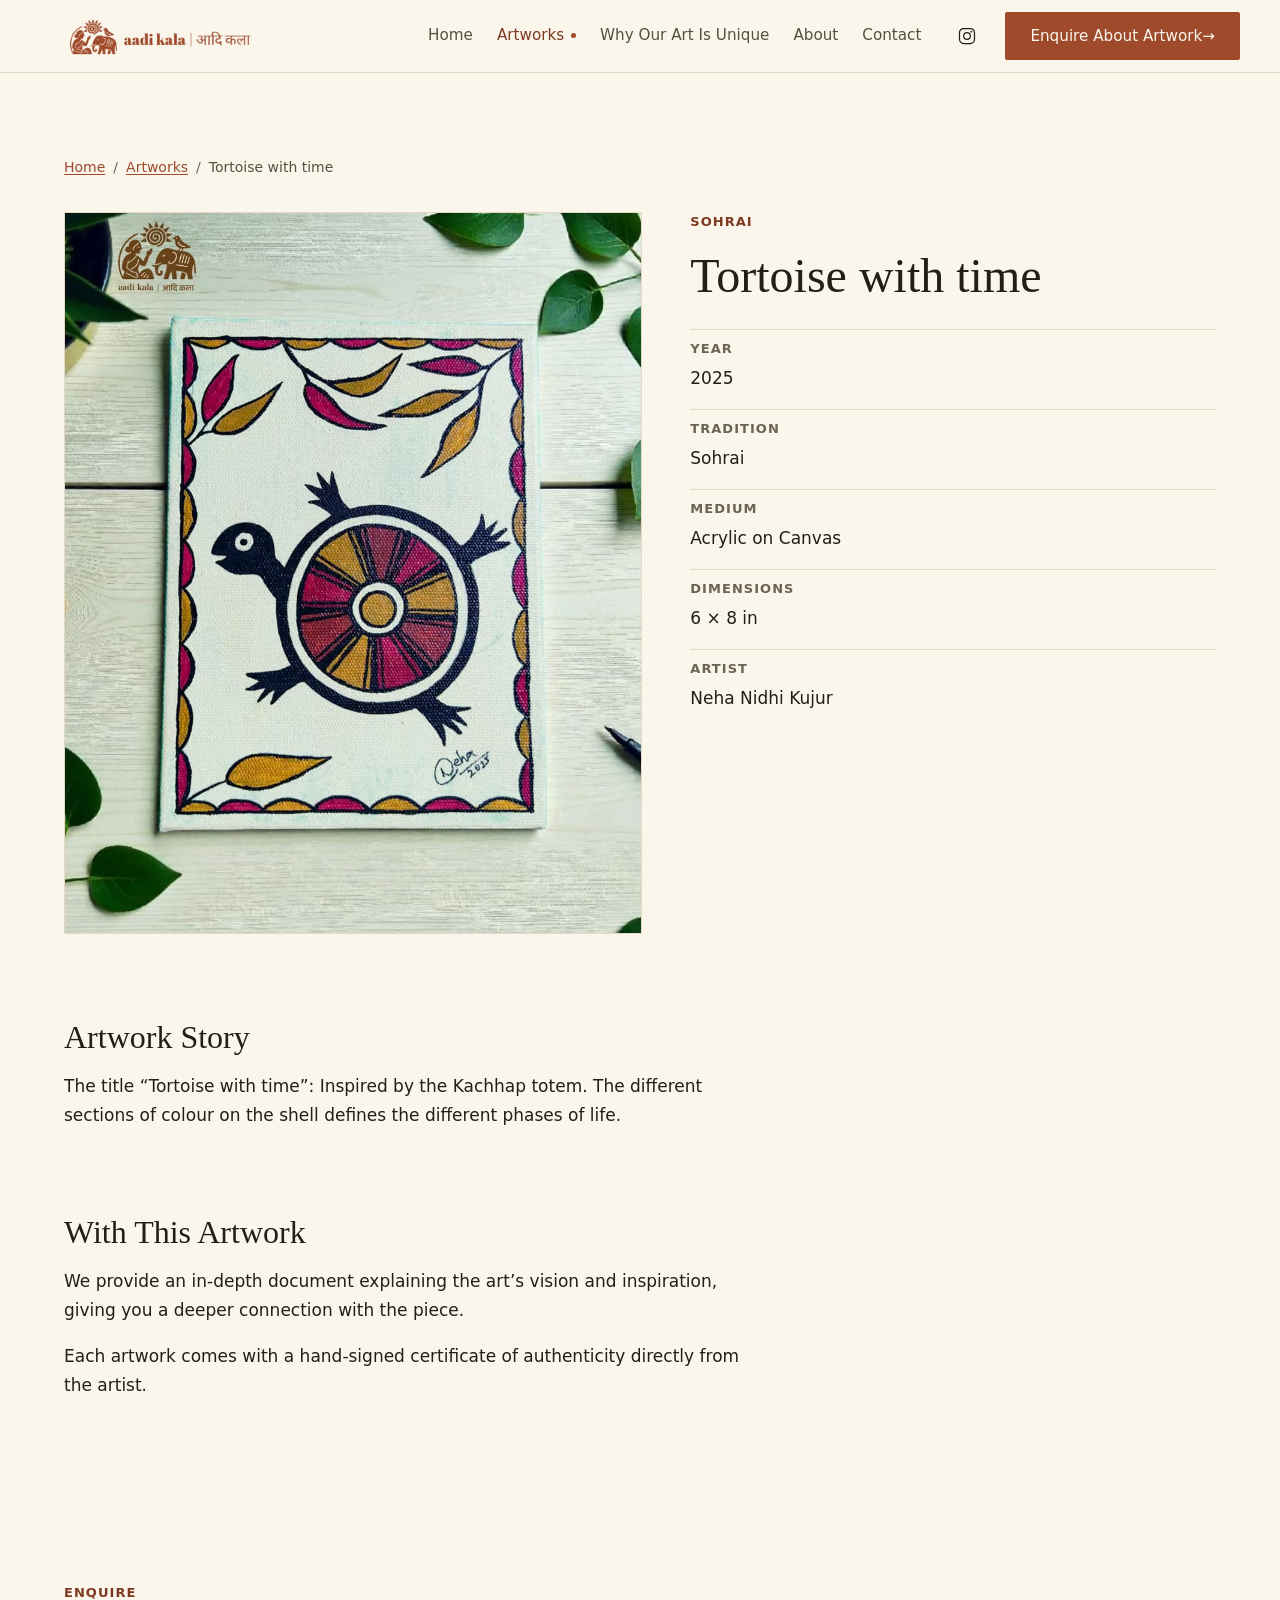
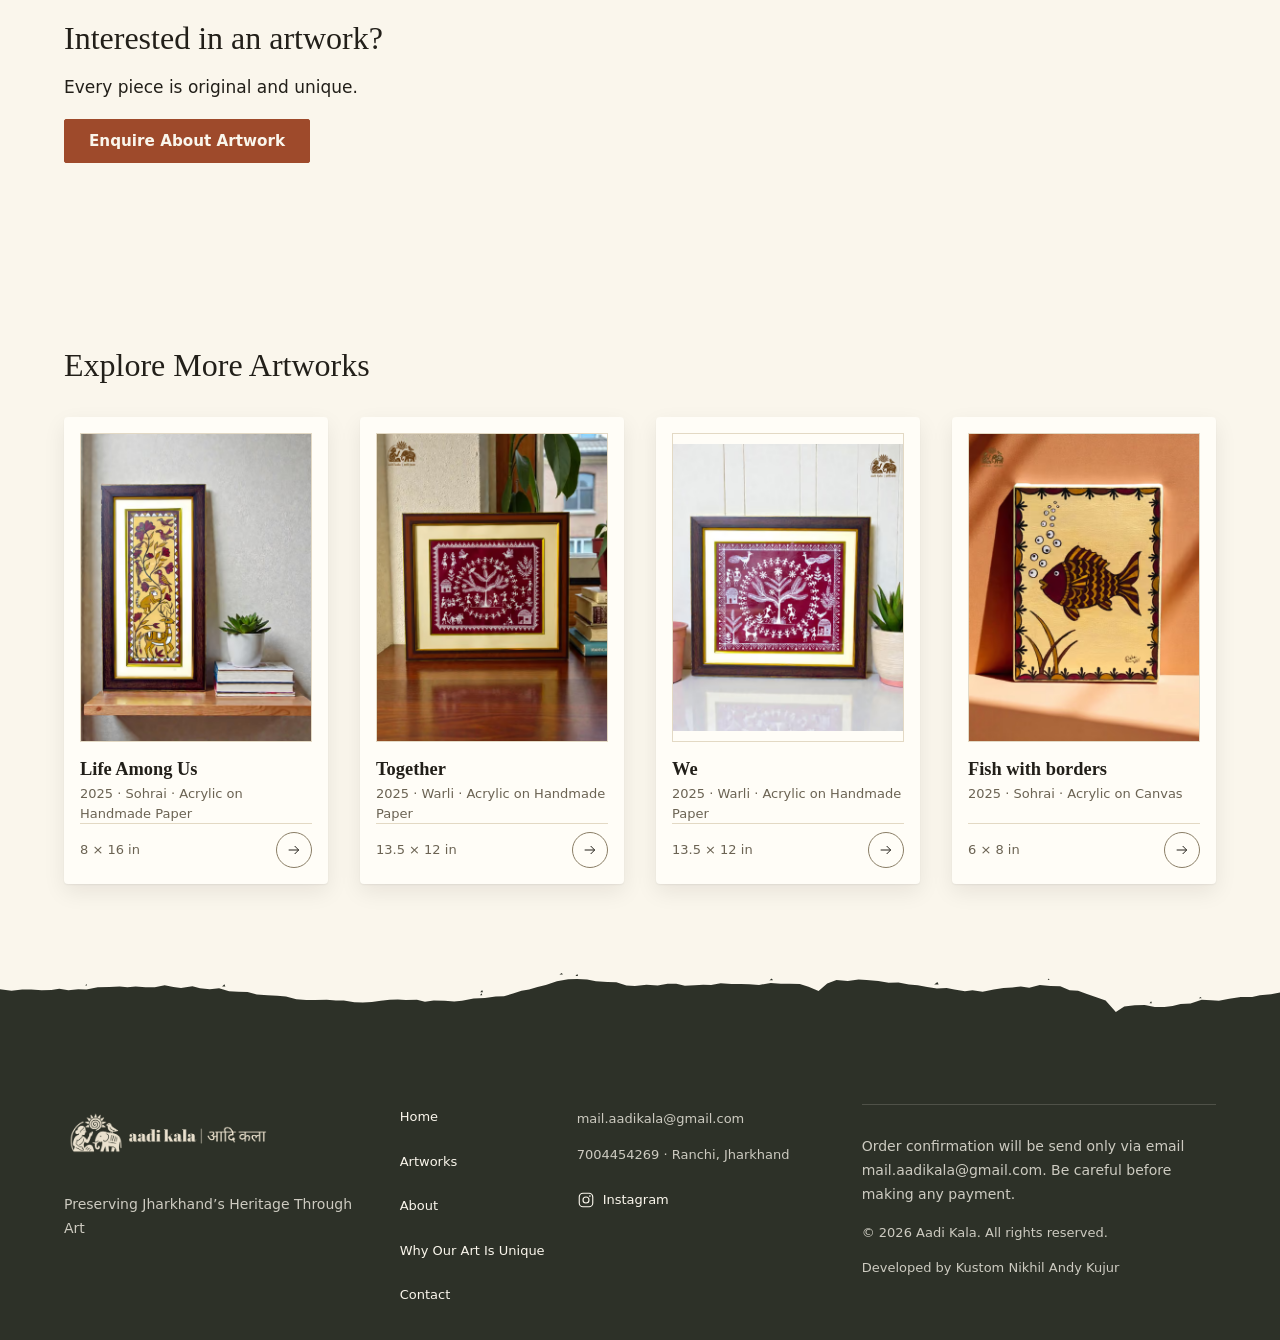
<file: artworks/tortoise-with-time/index.html>
<!DOCTYPE html><html lang="en"><head><meta charset="UTF-8"><meta name="viewport" content="width=device-width, initial-scale=1.0"><link rel="icon" type="image/png" href="/favicon.png" sizes="64x64"><link rel="apple-touch-icon" href="/favicon.png"><meta name="description" content="Tortoise with time (2025, Sohrai) — original handmade artwork from Aadi Kala."><title>Tortoise with time — Aadi Kala</title><link rel="canonical" href="https://aadikala.github.io/artworks/tortoise-with-time/"><meta property="og:title" content="Tortoise with time — Aadi Kala"><meta property="og:description" content="Tortoise with time (2025, Sohrai) — original handmade artwork from Aadi Kala."><meta property="og:type" content="website"><meta property="og:url" content="https://aadikala.github.io/artworks/tortoise-with-time/"><meta property="og:site_name" content="Aadi Kala"><meta property="og:image" content="https://aadikala.github.io/assets/generated/tortoise-with-time-w960.webp"><meta property="og:image:width" content="960"><meta property="og:image:height" content="1200"><meta property="og:image:alt" content="Tortoise with time — Sohrai artwork by Neha Nidhi Kujur"><meta name="twitter:card" content="summary_large_image"><meta name="twitter:title" content="Tortoise with time — Aadi Kala"><meta name="twitter:description" content="Tortoise with time (2025, Sohrai) — original handmade artwork from Aadi Kala."><meta name="twitter:image" content="https://aadikala.github.io/assets/generated/tortoise-with-time-w960.webp"><meta name="twitter:image:alt" content="Tortoise with time — Sohrai artwork by Neha Nidhi Kujur"><script type="application/ld+json">{"@context":"https://schema.org","@type":"VisualArtwork","name":"Tortoise with time","genre":"Sohrai","artMedium":"Acrylic on Canvas","description":"The title “Tortoise with time”: Inspired by the Kachhap totem. The different sections of colour on the shell defines the different phases of life.","creator":{"@type":"Person","name":"Neha Nidhi Kujur"},"image":"https://aadikala.github.io/assets/generated/tortoise-with-time-w960.webp","url":"https://aadikala.github.io/artworks/tortoise-with-time/"}</script><script type="application/ld+json">{"@context":"https://schema.org","@type":"BreadcrumbList","itemListElement":[{"@type":"ListItem","position":1,"name":"Home","item":"https://aadikala.github.io/"},{"@type":"ListItem","position":2,"name":"Artworks","item":"https://aadikala.github.io/artworks/"},{"@type":"ListItem","position":3,"name":"Tortoise with time","item":"https://aadikala.github.io/artworks/tortoise-with-time/"}]}</script><link rel="stylesheet" href="/_astro/BaseLayout.CWK3IPLA.css"><link rel="stylesheet" href="/_astro/artwork.D4kAP5l-.css"></head><body><a class="skip-link" href="#main-content">Skip to main content</a><header class="site-header"><div class="site-header-inner"><a class="brand" href="/" aria-label="Aadi Kala"><img class="brand-logo" src="/images/logo-rust.png" alt="Aadi Kala" width="2000" height="500"></a><button class="nav-toggle" type="button" aria-expanded="false" aria-controls="site-nav"><span class="visually-hidden">Menu</span><span class="nav-toggle-bars" aria-hidden="true"></span></button><nav id="site-nav" class="site-nav" aria-label="Primary"><ul><li><a href="/">Home</a></li><li><a href="/artworks/" aria-current="page">Artworks</a></li><li><a href="/why-our-art-is-unique/">Why Our Art Is Unique</a></li><li><a href="/about/">About</a></li><li><a href="/contact/">Contact</a></li></ul><div class="nav-actions"><a class="nav-ig" href="https://www.instagram.com/aadikala.jh" target="_blank" rel="noopener"><svg width="20" height="20" viewBox="0 0 24 24" fill="none" stroke="currentColor" stroke-width="1.5" aria-hidden="true"><rect x="3" y="3" width="18" height="18" rx="5"></rect><circle cx="12" cy="12" r="4"></circle><circle cx="17.2" cy="6.8" r="1.1" fill="currentColor" stroke="none"></circle></svg><span class="visually-hidden">Instagram (opens in new tab)</span></a><a class="btn btn-primary nav-cta" href="/contact/">Enquire About Artwork<span class="btn-arrow" aria-hidden="true">&rarr;</span></a></div></nav></div><noscript><style>
      .nav-toggle {
        display: none;
      }
      .site-nav {
        display: flex;
      }
    </style></noscript></header><script type="module">var e=document.querySelector(`.site-header`),t=e?.querySelector(`.nav-toggle`),n=document.getElementById(`site-nav`),r=()=>{e?.classList.remove(`is-open`),t?.setAttribute(`aria-expanded`,`false`)};t?.addEventListener(`click`,()=>{let n=e?.classList.toggle(`is-open`)??!1;t.setAttribute(`aria-expanded`,String(n))}),document.addEventListener(`keydown`,n=>{n.key===`Escape`&&e?.classList.contains(`is-open`)&&(r(),t?.focus())}),n?.addEventListener(`click`,e=>{e.target.closest(`a`)&&r()});var i=()=>e?.classList.toggle(`is-scrolled`,window.scrollY>8);addEventListener(`scroll`,i,{passive:!0}),i();</script><main id="main-content"><div class="container section"><nav class="breadcrumbs" aria-label="Breadcrumb"><ol><li><a href="/">Home</a></li><li><a href="/artworks/">Artworks</a></li><li aria-current="page">Tortoise with time</li></ol></nav><div class="detail-grid"><figure class="artwork detail-media"><picture><source type="image/avif" srcset="/assets/generated/tortoise-with-time-w480.avif 480w, /assets/generated/tortoise-with-time-w768.avif 768w, /assets/generated/tortoise-with-time-w960.avif 960w"><source type="image/webp" srcset="/assets/generated/tortoise-with-time-w480.webp 480w, /assets/generated/tortoise-with-time-w768.webp 768w, /assets/generated/tortoise-with-time-w960.webp 960w"><img src="/assets/generated/tortoise-with-time-w960.webp" alt="Tortoise with time — Sohrai artwork by Neha Nidhi Kujur" width="1080" height="1350" loading="eager" fetchpriority="high" decoding="async"></picture></figure><div class="flow"><p class="eyebrow">Sohrai</p><h1>Tortoise with time</h1><dl class="metadata"><div><dt>Year</dt><dd>2025</dd></div><div><dt>Tradition</dt><dd>Sohrai</dd></div><div><dt>Medium</dt><dd>Acrylic on Canvas</dd></div><div><dt>Dimensions</dt><dd>6 × 8 in</dd></div><div><dt>Artist</dt><dd>Neha Nidhi Kujur</dd></div></dl></div></div><section class="story flow" aria-labelledby="story-heading"><h2 id="story-heading">Artwork Story</h2><p>The title “Tortoise with time”: Inspired by the Kachhap totem. The different sections of colour on the shell defines the different phases of life.</p></section><section class="ownership flow" aria-labelledby="ownership-heading"><h2 id="ownership-heading">With This Artwork</h2><p>We provide an in-depth document explaining the art&rsquo;s vision and inspiration, giving you a deeper connection with the piece.</p><p>Each artwork comes with a hand-signed certificate of authenticity directly from the artist.</p></section></div><section class="section enquiry-cta" aria-labelledby="enquiry-heading"><div class="container flow"><p class="eyebrow">Enquire</p><h2 id="enquiry-heading">Interested in an artwork?</h2><p>Every piece is original and unique.</p><p><a class="btn btn-primary" href="/contact/">Enquire About Artwork</a></p></div></section><section class="related-band" aria-labelledby="related-heading"><div class="container section flow"><h2 id="related-heading">Explore More Artworks</h2><ul class="cat-grid"><li class="cat-item"><a class="art-card" href="/artworks/life-among-us/"><span class="art-card-media"><picture><source type="image/avif" srcset="/assets/generated/life-among-us-w480.avif 480w, /assets/generated/life-among-us-w768.avif 768w, /assets/generated/life-among-us-w960.avif 960w, /assets/generated/life-among-us-w1200.avif 1200w" sizes="(min-width: 64rem) 33vw, (min-width: 48rem) 50vw, 100vw"><source type="image/webp" srcset="/assets/generated/life-among-us-w480.webp 480w, /assets/generated/life-among-us-w768.webp 768w, /assets/generated/life-among-us-w960.webp 960w, /assets/generated/life-among-us-w1200.webp 1200w" sizes="(min-width: 64rem) 33vw, (min-width: 48rem) 50vw, 100vw"><img src="/assets/generated/life-among-us-w480.webp" alt="Life Among Us — Sohrai artwork by Neha Nidhi Kujur" width="768" height="1024" loading="lazy" decoding="async"></picture></span><h3 class="art-card-title">Life Among Us</h3><p class="meta">2025 · Sohrai · Acrylic on Handmade Paper</p><span class="art-card-foot"><span class="meta">8 × 16 in</span><span class="art-card-arrow" aria-hidden="true"><svg width="16" height="16" viewBox="0 0 24 24" fill="none" stroke="currentColor" stroke-width="1.5"><path d="M4 12h15M13 6l6 6-6 6"></path></svg></span></span></a></li><li class="cat-item"><a class="art-card" href="/artworks/together/"><span class="art-card-media"><picture><source type="image/avif" srcset="/assets/generated/together-w480.avif 480w, /assets/generated/together-w768.avif 768w, /assets/generated/together-w960.avif 960w" sizes="(min-width: 64rem) 33vw, (min-width: 48rem) 50vw, 100vw"><source type="image/webp" srcset="/assets/generated/together-w480.webp 480w, /assets/generated/together-w768.webp 768w, /assets/generated/together-w960.webp 960w" sizes="(min-width: 64rem) 33vw, (min-width: 48rem) 50vw, 100vw"><img src="/assets/generated/together-w480.webp" alt="Together — Warli artwork by Neha Nidhi Kujur" width="768" height="1024" loading="lazy" decoding="async"></picture></span><h3 class="art-card-title">Together</h3><p class="meta">2025 · Warli · Acrylic on Handmade Paper</p><span class="art-card-foot"><span class="meta">13.5 × 12 in</span><span class="art-card-arrow" aria-hidden="true"><svg width="16" height="16" viewBox="0 0 24 24" fill="none" stroke="currentColor" stroke-width="1.5"><path d="M4 12h15M13 6l6 6-6 6"></path></svg></span></span></a></li><li class="cat-item"><a class="art-card" href="/artworks/we/"><span class="art-card-media"><picture><source type="image/avif" srcset="/assets/generated/we-w480.avif 480w, /assets/generated/we-w768.avif 768w, /assets/generated/we-w960.avif 960w" sizes="(min-width: 64rem) 33vw, (min-width: 48rem) 50vw, 100vw"><source type="image/webp" srcset="/assets/generated/we-w480.webp 480w, /assets/generated/we-w768.webp 768w, /assets/generated/we-w960.webp 960w" sizes="(min-width: 64rem) 33vw, (min-width: 48rem) 50vw, 100vw"><img src="/assets/generated/we-w480.webp" alt="We — Warli artwork by Neha Nidhi Kujur" width="768" height="960" loading="lazy" decoding="async"></picture></span><h3 class="art-card-title">We</h3><p class="meta">2025 · Warli · Acrylic on Handmade Paper</p><span class="art-card-foot"><span class="meta">13.5 × 12 in</span><span class="art-card-arrow" aria-hidden="true"><svg width="16" height="16" viewBox="0 0 24 24" fill="none" stroke="currentColor" stroke-width="1.5"><path d="M4 12h15M13 6l6 6-6 6"></path></svg></span></span></a></li><li class="cat-item"><a class="art-card" href="/artworks/fish-with-borders/"><span class="art-card-media"><picture><source type="image/avif" srcset="/assets/generated/fish-with-borders-w480.avif 480w, /assets/generated/fish-with-borders-w768.avif 768w, /assets/generated/fish-with-borders-w960.avif 960w" sizes="(min-width: 64rem) 33vw, (min-width: 48rem) 50vw, 100vw"><source type="image/webp" srcset="/assets/generated/fish-with-borders-w480.webp 480w, /assets/generated/fish-with-borders-w768.webp 768w, /assets/generated/fish-with-borders-w960.webp 960w" sizes="(min-width: 64rem) 33vw, (min-width: 48rem) 50vw, 100vw"><img src="/assets/generated/fish-with-borders-w480.webp" alt="Fish with borders — Sohrai artwork by Neha Nidhi Kujur" width="768" height="1024" loading="lazy" decoding="async"></picture></span><h3 class="art-card-title">Fish with borders</h3><p class="meta">2025 · Sohrai · Acrylic on Canvas</p><span class="art-card-foot"><span class="meta">6 × 8 in</span><span class="art-card-arrow" aria-hidden="true"><svg width="16" height="16" viewBox="0 0 24 24" fill="none" stroke="currentColor" stroke-width="1.5"><path d="M4 12h15M13 6l6 6-6 6"></path></svg></span></span></a></li></ul></div><span class="torn torn-olive torn--bottom" aria-hidden="true"></span></section></main><footer class="site-footer"><span class="torn torn-paper-light" aria-hidden="true"></span><div class="container site-footer-inner"><div class="flow"><a class="footer-brand" href="/" aria-label="Aadi Kala — home"><img class="footer-logo" src="/images/logo.png" alt="Aadi Kala" width="2000" height="500" loading="lazy" decoding="async"></a><p class="small">Preserving Jharkhand&rsquo;s Heritage Through Art</p></div><nav aria-label="Footer"><ul class="cluster"><li><a href="/">Home</a></li><li><a href="/artworks/">Artworks</a></li><li><a href="/about/">About</a></li><li><a href="/why-our-art-is-unique/">Why Our Art Is Unique</a></li><li><a href="/contact/">Contact</a></li></ul></nav><div class="flow"><p class="meta">mail.aadikala@gmail.com</p><p class="meta">7004454269 &middot; Ranchi, Jharkhand</p><p class="meta"><a class="footer-ig" href="https://www.instagram.com/aadikala.jh" target="_blank" rel="noopener"><svg width="18" height="18" viewBox="0 0 24 24" fill="none" stroke="currentColor" stroke-width="1.5" aria-hidden="true" focusable="false"><rect x="3" y="3" width="18" height="18" rx="5"></rect><circle cx="12" cy="12" r="4"></circle><circle cx="17.2" cy="6.8" r="1.1" fill="currentColor" stroke="none"></circle></svg><span>Instagram</span><span class="visually-hidden"> (opens in new tab)</span></a></p></div><div class="flow footer-note"><p class="small">Order confirmation will be send only via email mail.aadikala@gmail.com. Be careful before making any payment.</p><p class="meta">&copy; 2026 Aadi Kala. All rights reserved.</p><p class="meta">Developed by Kustom Nikhil Andy Kujur</p></div></div></footer></body></html>
</file>
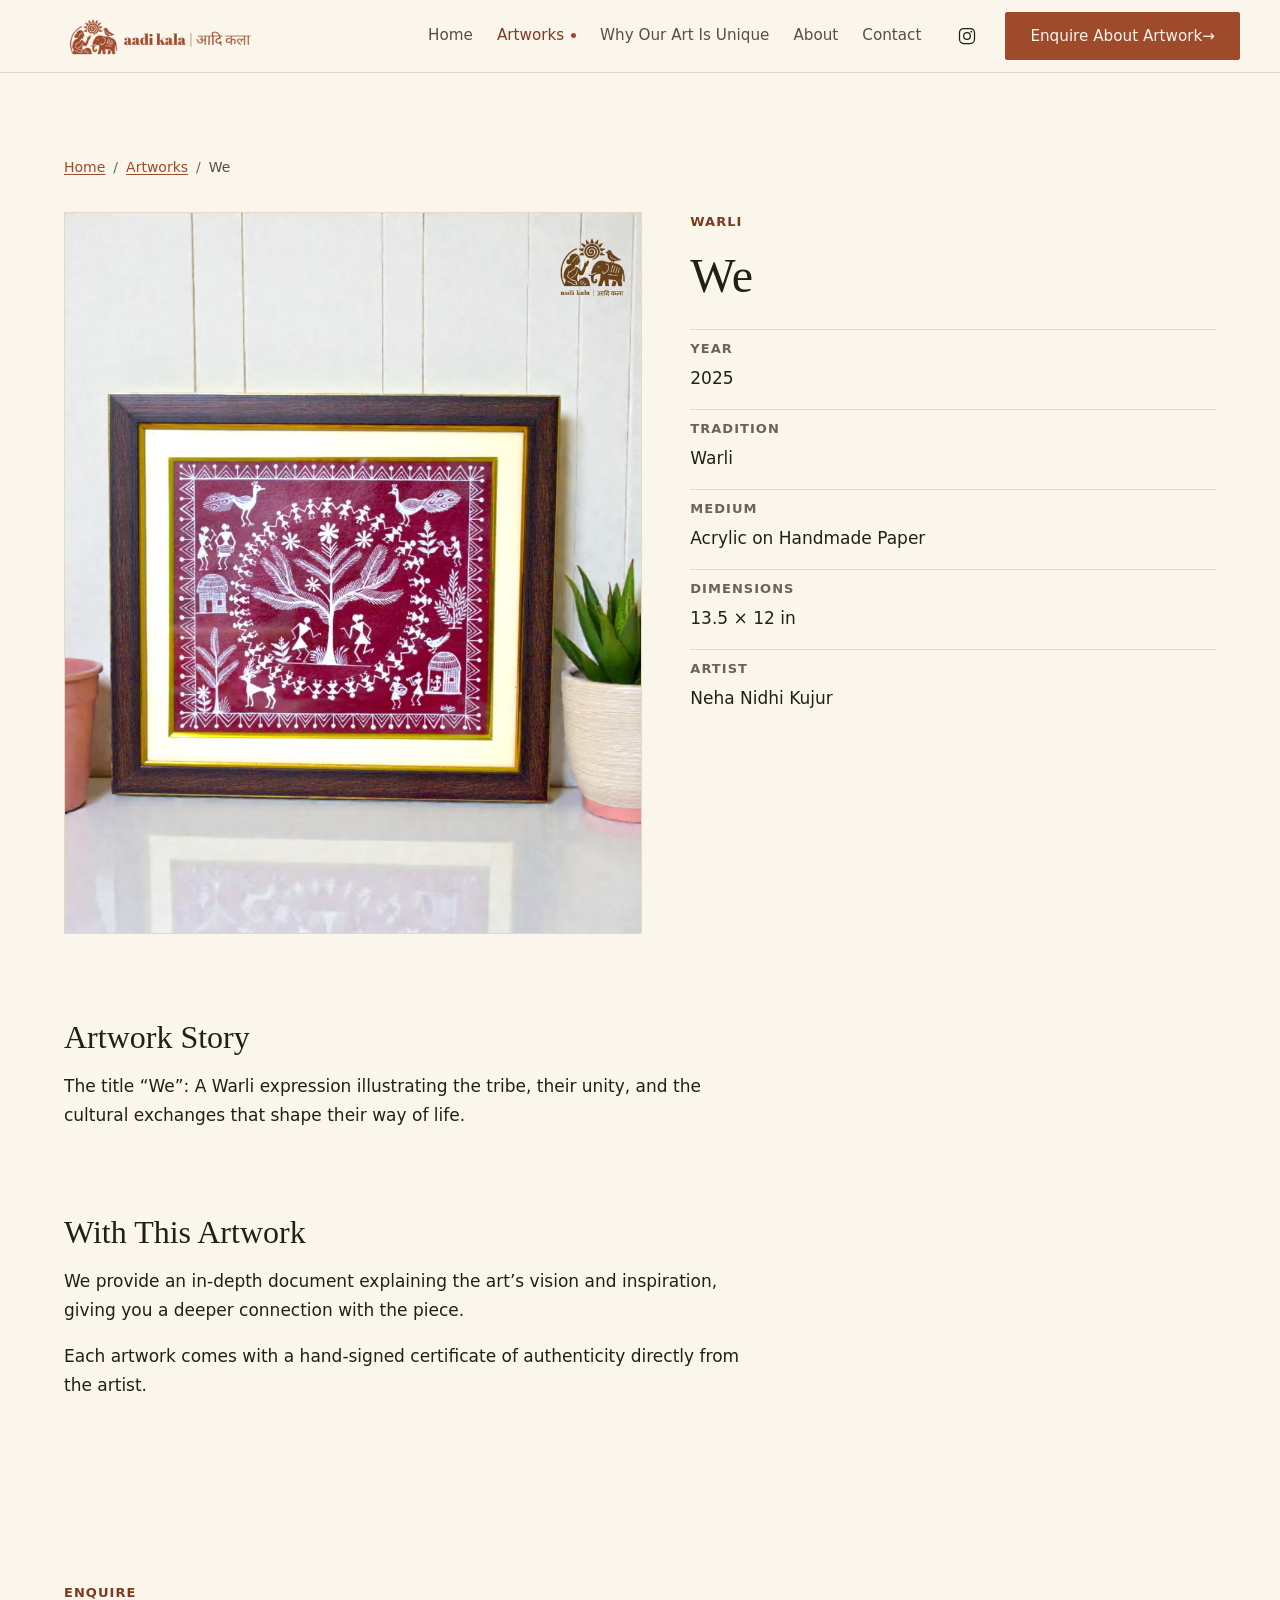
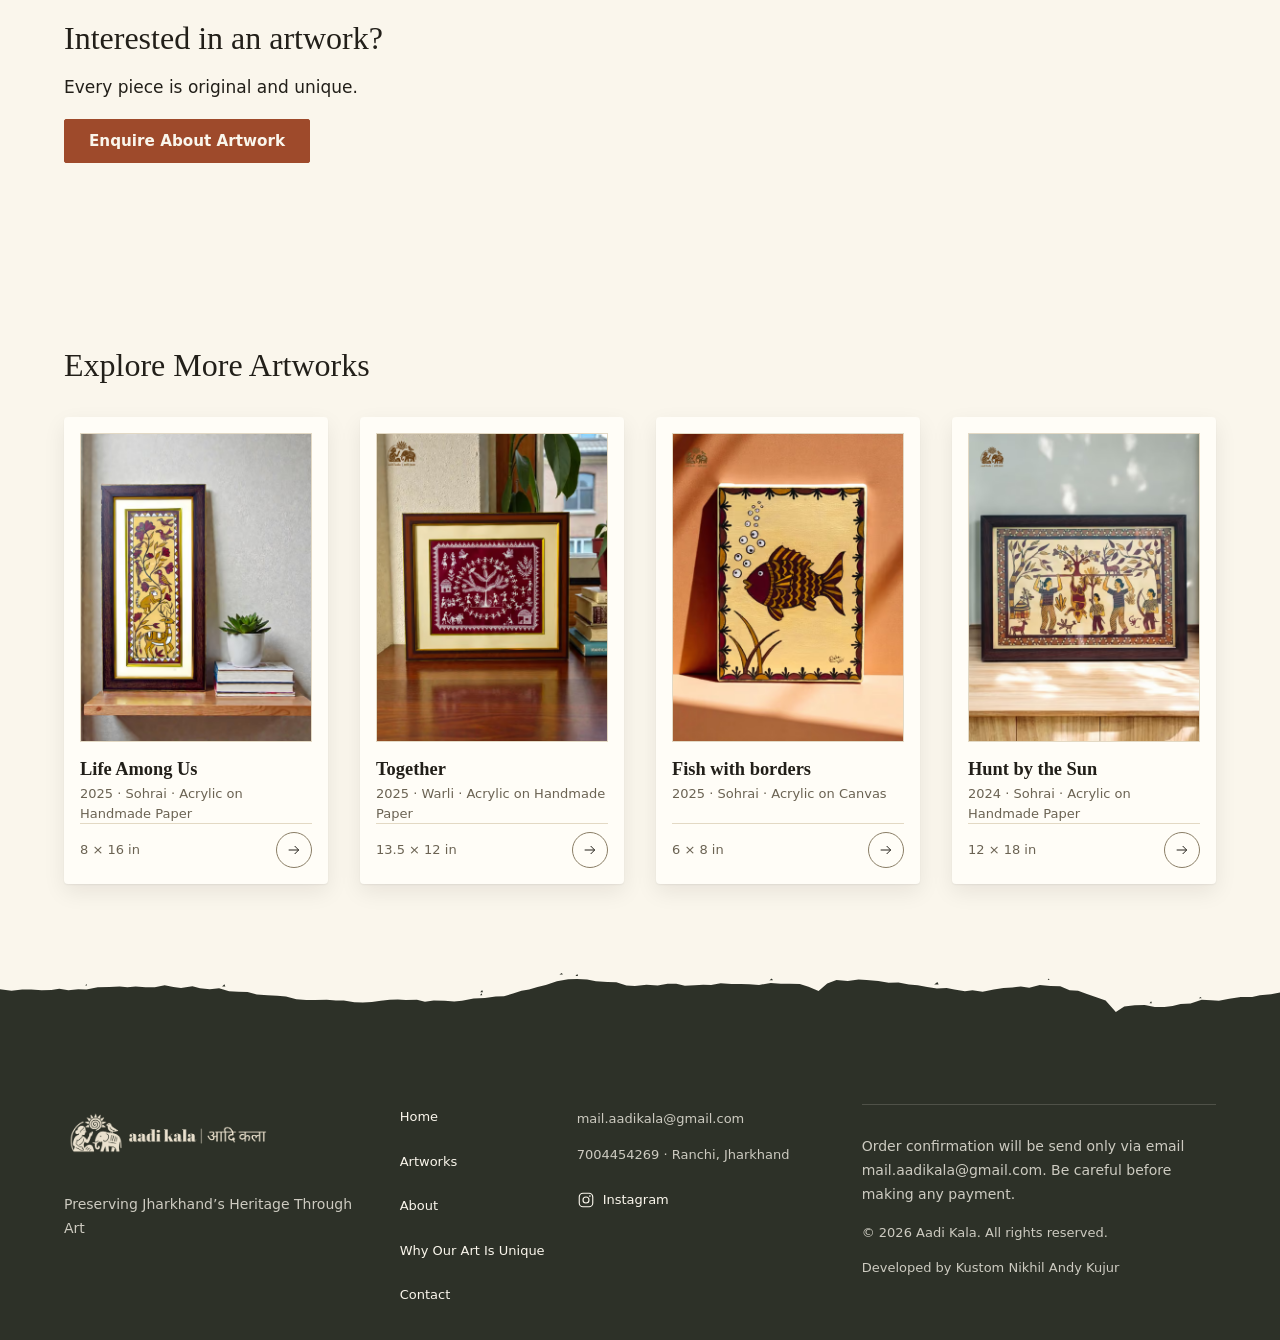
<file: artworks/we/index.html>
<!DOCTYPE html><html lang="en"><head><meta charset="UTF-8"><meta name="viewport" content="width=device-width, initial-scale=1.0"><link rel="icon" type="image/png" href="/favicon.png" sizes="64x64"><link rel="apple-touch-icon" href="/favicon.png"><meta name="description" content="We (2025, Warli) — original handmade artwork from Aadi Kala."><title>We — Aadi Kala</title><link rel="canonical" href="https://aadikala.github.io/artworks/we/"><meta property="og:title" content="We — Aadi Kala"><meta property="og:description" content="We (2025, Warli) — original handmade artwork from Aadi Kala."><meta property="og:type" content="website"><meta property="og:url" content="https://aadikala.github.io/artworks/we/"><meta property="og:site_name" content="Aadi Kala"><meta property="og:image" content="https://aadikala.github.io/assets/generated/we-w960.webp"><meta property="og:image:width" content="960"><meta property="og:image:height" content="1200"><meta property="og:image:alt" content="We — Warli artwork by Neha Nidhi Kujur"><meta name="twitter:card" content="summary_large_image"><meta name="twitter:title" content="We — Aadi Kala"><meta name="twitter:description" content="We (2025, Warli) — original handmade artwork from Aadi Kala."><meta name="twitter:image" content="https://aadikala.github.io/assets/generated/we-w960.webp"><meta name="twitter:image:alt" content="We — Warli artwork by Neha Nidhi Kujur"><script type="application/ld+json">{"@context":"https://schema.org","@type":"VisualArtwork","name":"We","genre":"Warli","artMedium":"Acrylic on Handmade Paper","description":"The title “We”: A Warli expression illustrating the tribe, their unity, and the cultural exchanges that shape their way of life.","creator":{"@type":"Person","name":"Neha Nidhi Kujur"},"image":"https://aadikala.github.io/assets/generated/we-w960.webp","url":"https://aadikala.github.io/artworks/we/"}</script><script type="application/ld+json">{"@context":"https://schema.org","@type":"BreadcrumbList","itemListElement":[{"@type":"ListItem","position":1,"name":"Home","item":"https://aadikala.github.io/"},{"@type":"ListItem","position":2,"name":"Artworks","item":"https://aadikala.github.io/artworks/"},{"@type":"ListItem","position":3,"name":"We","item":"https://aadikala.github.io/artworks/we/"}]}</script><link rel="stylesheet" href="/_astro/BaseLayout.CWK3IPLA.css"><link rel="stylesheet" href="/_astro/artwork.D4kAP5l-.css"></head><body><a class="skip-link" href="#main-content">Skip to main content</a><header class="site-header"><div class="site-header-inner"><a class="brand" href="/" aria-label="Aadi Kala"><img class="brand-logo" src="/images/logo-rust.png" alt="Aadi Kala" width="2000" height="500"></a><button class="nav-toggle" type="button" aria-expanded="false" aria-controls="site-nav"><span class="visually-hidden">Menu</span><span class="nav-toggle-bars" aria-hidden="true"></span></button><nav id="site-nav" class="site-nav" aria-label="Primary"><ul><li><a href="/">Home</a></li><li><a href="/artworks/" aria-current="page">Artworks</a></li><li><a href="/why-our-art-is-unique/">Why Our Art Is Unique</a></li><li><a href="/about/">About</a></li><li><a href="/contact/">Contact</a></li></ul><div class="nav-actions"><a class="nav-ig" href="https://www.instagram.com/aadikala.jh" target="_blank" rel="noopener"><svg width="20" height="20" viewBox="0 0 24 24" fill="none" stroke="currentColor" stroke-width="1.5" aria-hidden="true"><rect x="3" y="3" width="18" height="18" rx="5"></rect><circle cx="12" cy="12" r="4"></circle><circle cx="17.2" cy="6.8" r="1.1" fill="currentColor" stroke="none"></circle></svg><span class="visually-hidden">Instagram (opens in new tab)</span></a><a class="btn btn-primary nav-cta" href="/contact/">Enquire About Artwork<span class="btn-arrow" aria-hidden="true">&rarr;</span></a></div></nav></div><noscript><style>
      .nav-toggle {
        display: none;
      }
      .site-nav {
        display: flex;
      }
    </style></noscript></header><script type="module">var e=document.querySelector(`.site-header`),t=e?.querySelector(`.nav-toggle`),n=document.getElementById(`site-nav`),r=()=>{e?.classList.remove(`is-open`),t?.setAttribute(`aria-expanded`,`false`)};t?.addEventListener(`click`,()=>{let n=e?.classList.toggle(`is-open`)??!1;t.setAttribute(`aria-expanded`,String(n))}),document.addEventListener(`keydown`,n=>{n.key===`Escape`&&e?.classList.contains(`is-open`)&&(r(),t?.focus())}),n?.addEventListener(`click`,e=>{e.target.closest(`a`)&&r()});var i=()=>e?.classList.toggle(`is-scrolled`,window.scrollY>8);addEventListener(`scroll`,i,{passive:!0}),i();</script><main id="main-content"><div class="container section"><nav class="breadcrumbs" aria-label="Breadcrumb"><ol><li><a href="/">Home</a></li><li><a href="/artworks/">Artworks</a></li><li aria-current="page">We</li></ol></nav><div class="detail-grid"><figure class="artwork detail-media"><picture><source type="image/avif" srcset="/assets/generated/we-w480.avif 480w, /assets/generated/we-w768.avif 768w, /assets/generated/we-w960.avif 960w"><source type="image/webp" srcset="/assets/generated/we-w480.webp 480w, /assets/generated/we-w768.webp 768w, /assets/generated/we-w960.webp 960w"><img src="/assets/generated/we-w960.webp" alt="We — Warli artwork by Neha Nidhi Kujur" width="1080" height="1350" loading="eager" fetchpriority="high" decoding="async"></picture></figure><div class="flow"><p class="eyebrow">Warli</p><h1>We</h1><dl class="metadata"><div><dt>Year</dt><dd>2025</dd></div><div><dt>Tradition</dt><dd>Warli</dd></div><div><dt>Medium</dt><dd>Acrylic on Handmade Paper</dd></div><div><dt>Dimensions</dt><dd>13.5 × 12 in</dd></div><div><dt>Artist</dt><dd>Neha Nidhi Kujur</dd></div></dl></div></div><section class="story flow" aria-labelledby="story-heading"><h2 id="story-heading">Artwork Story</h2><p>The title “We”: A Warli expression illustrating the tribe, their unity, and the cultural exchanges that shape their way of life.</p></section><section class="ownership flow" aria-labelledby="ownership-heading"><h2 id="ownership-heading">With This Artwork</h2><p>We provide an in-depth document explaining the art&rsquo;s vision and inspiration, giving you a deeper connection with the piece.</p><p>Each artwork comes with a hand-signed certificate of authenticity directly from the artist.</p></section></div><section class="section enquiry-cta" aria-labelledby="enquiry-heading"><div class="container flow"><p class="eyebrow">Enquire</p><h2 id="enquiry-heading">Interested in an artwork?</h2><p>Every piece is original and unique.</p><p><a class="btn btn-primary" href="/contact/">Enquire About Artwork</a></p></div></section><section class="related-band" aria-labelledby="related-heading"><div class="container section flow"><h2 id="related-heading">Explore More Artworks</h2><ul class="cat-grid"><li class="cat-item"><a class="art-card" href="/artworks/life-among-us/"><span class="art-card-media"><picture><source type="image/avif" srcset="/assets/generated/life-among-us-w480.avif 480w, /assets/generated/life-among-us-w768.avif 768w, /assets/generated/life-among-us-w960.avif 960w, /assets/generated/life-among-us-w1200.avif 1200w" sizes="(min-width: 64rem) 33vw, (min-width: 48rem) 50vw, 100vw"><source type="image/webp" srcset="/assets/generated/life-among-us-w480.webp 480w, /assets/generated/life-among-us-w768.webp 768w, /assets/generated/life-among-us-w960.webp 960w, /assets/generated/life-among-us-w1200.webp 1200w" sizes="(min-width: 64rem) 33vw, (min-width: 48rem) 50vw, 100vw"><img src="/assets/generated/life-among-us-w480.webp" alt="Life Among Us — Sohrai artwork by Neha Nidhi Kujur" width="768" height="1024" loading="lazy" decoding="async"></picture></span><h3 class="art-card-title">Life Among Us</h3><p class="meta">2025 · Sohrai · Acrylic on Handmade Paper</p><span class="art-card-foot"><span class="meta">8 × 16 in</span><span class="art-card-arrow" aria-hidden="true"><svg width="16" height="16" viewBox="0 0 24 24" fill="none" stroke="currentColor" stroke-width="1.5"><path d="M4 12h15M13 6l6 6-6 6"></path></svg></span></span></a></li><li class="cat-item"><a class="art-card" href="/artworks/together/"><span class="art-card-media"><picture><source type="image/avif" srcset="/assets/generated/together-w480.avif 480w, /assets/generated/together-w768.avif 768w, /assets/generated/together-w960.avif 960w" sizes="(min-width: 64rem) 33vw, (min-width: 48rem) 50vw, 100vw"><source type="image/webp" srcset="/assets/generated/together-w480.webp 480w, /assets/generated/together-w768.webp 768w, /assets/generated/together-w960.webp 960w" sizes="(min-width: 64rem) 33vw, (min-width: 48rem) 50vw, 100vw"><img src="/assets/generated/together-w480.webp" alt="Together — Warli artwork by Neha Nidhi Kujur" width="768" height="1024" loading="lazy" decoding="async"></picture></span><h3 class="art-card-title">Together</h3><p class="meta">2025 · Warli · Acrylic on Handmade Paper</p><span class="art-card-foot"><span class="meta">13.5 × 12 in</span><span class="art-card-arrow" aria-hidden="true"><svg width="16" height="16" viewBox="0 0 24 24" fill="none" stroke="currentColor" stroke-width="1.5"><path d="M4 12h15M13 6l6 6-6 6"></path></svg></span></span></a></li><li class="cat-item"><a class="art-card" href="/artworks/fish-with-borders/"><span class="art-card-media"><picture><source type="image/avif" srcset="/assets/generated/fish-with-borders-w480.avif 480w, /assets/generated/fish-with-borders-w768.avif 768w, /assets/generated/fish-with-borders-w960.avif 960w" sizes="(min-width: 64rem) 33vw, (min-width: 48rem) 50vw, 100vw"><source type="image/webp" srcset="/assets/generated/fish-with-borders-w480.webp 480w, /assets/generated/fish-with-borders-w768.webp 768w, /assets/generated/fish-with-borders-w960.webp 960w" sizes="(min-width: 64rem) 33vw, (min-width: 48rem) 50vw, 100vw"><img src="/assets/generated/fish-with-borders-w480.webp" alt="Fish with borders — Sohrai artwork by Neha Nidhi Kujur" width="768" height="1024" loading="lazy" decoding="async"></picture></span><h3 class="art-card-title">Fish with borders</h3><p class="meta">2025 · Sohrai · Acrylic on Canvas</p><span class="art-card-foot"><span class="meta">6 × 8 in</span><span class="art-card-arrow" aria-hidden="true"><svg width="16" height="16" viewBox="0 0 24 24" fill="none" stroke="currentColor" stroke-width="1.5"><path d="M4 12h15M13 6l6 6-6 6"></path></svg></span></span></a></li><li class="cat-item"><a class="art-card" href="/artworks/hunt-by-the-sun/"><span class="art-card-media"><picture><source type="image/avif" srcset="/assets/generated/hunt-by-the-sun-w480.avif 480w, /assets/generated/hunt-by-the-sun-w768.avif 768w, /assets/generated/hunt-by-the-sun-w960.avif 960w, /assets/generated/hunt-by-the-sun-w1200.avif 1200w" sizes="(min-width: 64rem) 33vw, (min-width: 48rem) 50vw, 100vw"><source type="image/webp" srcset="/assets/generated/hunt-by-the-sun-w480.webp 480w, /assets/generated/hunt-by-the-sun-w768.webp 768w, /assets/generated/hunt-by-the-sun-w960.webp 960w, /assets/generated/hunt-by-the-sun-w1200.webp 1200w" sizes="(min-width: 64rem) 33vw, (min-width: 48rem) 50vw, 100vw"><img src="/assets/generated/hunt-by-the-sun-w480.webp" alt="Hunt by the Sun — Sohrai artwork by Neha Nidhi Kujur" width="768" height="1024" loading="lazy" decoding="async"></picture></span><h3 class="art-card-title">Hunt by the Sun</h3><p class="meta">2024 · Sohrai · Acrylic on Handmade Paper</p><span class="art-card-foot"><span class="meta">12 × 18 in</span><span class="art-card-arrow" aria-hidden="true"><svg width="16" height="16" viewBox="0 0 24 24" fill="none" stroke="currentColor" stroke-width="1.5"><path d="M4 12h15M13 6l6 6-6 6"></path></svg></span></span></a></li></ul></div><span class="torn torn-olive torn--bottom" aria-hidden="true"></span></section></main><footer class="site-footer"><span class="torn torn-paper-light" aria-hidden="true"></span><div class="container site-footer-inner"><div class="flow"><a class="footer-brand" href="/" aria-label="Aadi Kala — home"><img class="footer-logo" src="/images/logo.png" alt="Aadi Kala" width="2000" height="500" loading="lazy" decoding="async"></a><p class="small">Preserving Jharkhand&rsquo;s Heritage Through Art</p></div><nav aria-label="Footer"><ul class="cluster"><li><a href="/">Home</a></li><li><a href="/artworks/">Artworks</a></li><li><a href="/about/">About</a></li><li><a href="/why-our-art-is-unique/">Why Our Art Is Unique</a></li><li><a href="/contact/">Contact</a></li></ul></nav><div class="flow"><p class="meta">mail.aadikala@gmail.com</p><p class="meta">7004454269 &middot; Ranchi, Jharkhand</p><p class="meta"><a class="footer-ig" href="https://www.instagram.com/aadikala.jh" target="_blank" rel="noopener"><svg width="18" height="18" viewBox="0 0 24 24" fill="none" stroke="currentColor" stroke-width="1.5" aria-hidden="true" focusable="false"><rect x="3" y="3" width="18" height="18" rx="5"></rect><circle cx="12" cy="12" r="4"></circle><circle cx="17.2" cy="6.8" r="1.1" fill="currentColor" stroke="none"></circle></svg><span>Instagram</span><span class="visually-hidden"> (opens in new tab)</span></a></p></div><div class="flow footer-note"><p class="small">Order confirmation will be send only via email mail.aadikala@gmail.com. Be careful before making any payment.</p><p class="meta">&copy; 2026 Aadi Kala. All rights reserved.</p><p class="meta">Developed by Kustom Nikhil Andy Kujur</p></div></div></footer></body></html>
</file>
<file: _astro/BaseLayout.CWK3IPLA.css>
:root{--color-paper:#faf6ec;--color-paper-deep:#f4ecdc;--color-surface:#fffdf7;--color-ink:#221f19;--color-ink-soft:#57503f;--color-muted:#6b6353;--color-rust:#9e4a2b;--color-rust-deep:#7e3a20;--color-green:#5f7050;--color-olive:#2d3128;--color-clay:#d9a07f;--color-gold:#b2987a;--color-error:#a93226;--color-line:#e3d9c4;--color-border-strong:#8a7e66;--color-focus:#7e3a20;--color-focus-on-dark:#faf6ec;--color-selection:#e7c9b4;--space-xs:.25rem;--space-sm:.5rem;--space-md:1rem;--space-lg:1.5rem;--space-xl:2rem;--space-2xl:3rem;--space-3xl:4rem;--space-section:clamp(3.5rem, 4vw + 2rem, 6rem);--container-max:72rem;--gutter:1.25rem;--text-display:clamp(2.5rem, 1.6rem + 4vw, 3.75rem);--text-h1:clamp(2rem, 1.4rem + 3vw, 3rem);--text-h2:clamp(1.5rem, 1.2rem + 1.5vw, 2rem);--text-h3:1.25rem;--text-body:1.0625rem;--text-small:.875rem;--text-meta:.8125rem;--leading-display:1.05;--leading-heading:1.2;--leading-body:1.7;--leading-meta:1.5;--tracking-meta:.08em;--radius-sm:2px;--radius-md:4px;--shadow-subtle:0 1px 2px #221f190f;--dur-short:.15s;--dur-med:.3s;--ease-out:cubic-bezier(.2, .65, .2, 1);--touch-min:2.75rem}@media (width>=64rem){:root{--gutter:2.5rem}}:root{--font-display:"Iowan Old Style", "Palatino Linotype", Palatino, Georgia, "Times New Roman", serif;--font-body:system-ui, -apple-system, "Segoe UI", Roboto, "Helvetica Neue", Arial, sans-serif}.display{font-family:var(--font-display);font-size:var(--text-display);line-height:var(--leading-display);letter-spacing:0;margin-block:0 var(--space-md);font-weight:500}h1,.h1{font-family:var(--font-display);font-size:var(--text-h1);line-height:var(--leading-heading);margin-block:0 var(--space-md);font-weight:500}h2,.h2{font-family:var(--font-display);font-size:var(--text-h2);line-height:var(--leading-heading);margin-block:0 var(--space-sm);font-weight:500}h3,.h3{font-family:var(--font-display);font-size:var(--text-h3);line-height:var(--leading-heading);margin-block:0 var(--space-sm);font-weight:600}body{font-family:var(--font-body);font-size:var(--text-body);line-height:var(--leading-body)}.small{font-size:var(--text-small);line-height:var(--leading-body)}.meta{font-size:var(--text-meta);line-height:var(--leading-meta);color:var(--color-muted)}.eyebrow{font-size:var(--text-meta);line-height:var(--leading-meta);letter-spacing:var(--tracking-meta);text-transform:uppercase;color:var(--color-rust-deep);margin-block:0 var(--space-sm);font-weight:600}.label{font-size:var(--text-small);font-weight:600;line-height:var(--leading-meta)}.container{width:min(100% - (var(--gutter) * 2), var(--container-max));margin-inline:auto}.section{padding-block:var(--space-section)}.flow>*+*{margin-block-start:var(--flow-space,var(--space-md))}.stack{gap:var(--stack-gap,var(--space-md));flex-direction:column;display:flex}.cluster{gap:var(--cluster-gap,var(--space-sm));flex-wrap:wrap;align-items:center;display:flex}.gallery{columns:1;column-gap:var(--space-lg)}.gallery>*{break-inside:avoid;margin-block-end:var(--space-lg)}@media (width>=48rem){.gallery{columns:2}}@media (width>=64rem){.gallery{columns:3}}.torn{z-index:3;pointer-events:none;block-size:3.75rem;position:absolute;inset-block-start:-1px;inset-inline:0;-webkit-mask:url(/images/torn-edge.svg) top/100% 100% no-repeat;mask:url(/images/torn-edge.svg) top/100% 100% no-repeat}.torn--deep{block-size:6rem}.torn-paper{background-color:var(--color-paper-deep)}.torn-paper-light{background-color:var(--color-paper)}.torn-olive{background-color:var(--color-olive)}.torn-ink{background-color:var(--color-ink)}a{color:var(--color-rust);text-underline-offset:.15em;transition:color var(--dur-short) var(--ease-out), text-decoration-thickness var(--dur-short) var(--ease-out);text-decoration:underline 1px}a:hover{color:var(--color-rust-deep);text-decoration-thickness:2px}:focus-visible{outline:3px solid var(--color-focus);outline-offset:2px}footer :focus-visible,.on-dark :focus-visible,.why-unique :focus-visible,.enquiry-band :focus-visible,.btn-primary:focus-visible{outline-color:var(--color-focus-on-dark)}.btn{justify-content:center;align-items:center;gap:var(--space-sm);min-height:var(--touch-min);padding:var(--space-sm) var(--space-lg);border-radius:var(--radius-sm);font-family:var(--font-body);font-size:.95rem;font-weight:600;line-height:var(--leading-meta);cursor:pointer;transition:background-color var(--dur-short) var(--ease-out), color var(--dur-short) var(--ease-out), border-color var(--dur-short) var(--ease-out), transform var(--dur-short) var(--ease-out), box-shadow var(--dur-short) var(--ease-out);text-decoration:none;display:inline-flex}.btn-primary{background-color:var(--color-rust);border:1px solid var(--color-rust);color:var(--color-paper)}.btn-primary:hover{background-color:var(--color-rust-deep);border-color:var(--color-rust-deep);color:var(--color-paper);transform:translateY(-1px);box-shadow:0 6px 16px #221f1947}.btn-secondary{border:1px solid var(--color-ink);color:var(--color-ink);background-color:#0000}.btn-secondary:hover{background-color:var(--color-ink);color:var(--color-paper);transform:translateY(-1px);box-shadow:0 6px 16px #221f1938}.btn-text{padding:var(--space-xs) 0;min-height:var(--touch-min);color:var(--color-rust);text-underline-offset:.15em;cursor:pointer;background:0 0;border:0;font-weight:600;text-decoration:underline}.btn-text:hover{color:var(--color-rust-deep)}.btn-arrow{transition:transform var(--dur-short) var(--ease-out);display:inline-block}.btn:hover .btn-arrow,.btn:focus-visible .btn-arrow{transform:translate(3px)}.link-arrow{align-items:center;gap:var(--space-sm);min-height:var(--touch-min);color:inherit;font-weight:600;text-decoration:none;display:inline-flex}.link-arrow .btn-arrow{transition:transform var(--dur-short) var(--ease-out)}.link-arrow:hover .btn-arrow,.link-arrow:focus-visible .btn-arrow{transform:translate(4px)}.round-btn{width:var(--touch-min);height:var(--touch-min);border:1px solid var(--color-border-strong);color:var(--color-ink);cursor:pointer;transition:background-color var(--dur-short) var(--ease-out), color var(--dur-short) var(--ease-out), border-color var(--dur-short) var(--ease-out), transform var(--dur-short) var(--ease-out);background-color:#0000;border-radius:50%;justify-content:center;align-items:center;padding:0;display:inline-flex}.round-btn:hover:not(:disabled){background-color:var(--color-ink);border-color:var(--color-ink);color:var(--color-paper);transform:scale(1.06)}.round-btn:disabled{opacity:.35;cursor:default}.artwork{margin:0}.artwork img{background-color:var(--color-surface);width:100%;height:auto;display:block}.artwork figcaption{margin-block-start:var(--space-sm)}.art-card{color:inherit;background-color:var(--color-surface);border-radius:var(--radius-md);transition:box-shadow var(--dur-med) var(--ease-out);text-decoration:none;display:block;box-shadow:0 1px 2px #14110c0f,0 8px 22px #14110c14}.art-card:hover,.art-card:focus-visible{box-shadow:0 2px 5px #14110c12,0 16px 38px #14110c29}.art-card-title{color:var(--color-ink);font-family:var(--font-display);font-size:var(--text-h3);line-height:var(--leading-heading);margin-block:var(--space-sm) var(--space-xs);overflow-wrap:break-word;font-weight:600}.art-card:hover .art-card-title{text-underline-offset:.15em;text-decoration:underline}.art-card .meta{overflow-wrap:break-word}.art-card-media{overflow:hidden}.art-card-media img{background-color:var(--color-surface);width:100%;height:auto;transition:transform var(--dur-med) var(--ease-out);display:block}.art-card:hover .art-card-media img{transform:scale(1.03)}.art-card .meta{margin-block:0}.site-header{z-index:50;border-block-end:1px solid var(--color-line);background-color:var(--color-paper);transition:box-shadow var(--dur-short) var(--ease-out);position:sticky;inset-block-start:0}.site-header.is-scrolled{box-shadow:0 8px 24px #221f1912}.site-header--overlay{transition:background-color var(--dur-short) var(--ease-out), box-shadow var(--dur-short) var(--ease-out);background-color:#0000;border-block-end-color:#0000;position:fixed;inset-inline:0}.site-header--overlay.is-scrolled,.site-header--overlay.is-open{backdrop-filter:blur(10px);border-block-end-color:var(--color-line);background-color:#faf6eceb}.site-header-inner{justify-content:space-between;align-items:center;gap:var(--space-md);min-height:4.5rem;flex-wrap:wrap;padding-inline-start:max(var(--gutter), (100% - var(--container-max)) / 2);padding-inline-end:var(--gutter);display:flex}.brand{color:var(--color-ink);padding-block:var(--space-xs);flex-direction:column;gap:.125rem;text-decoration:none;display:inline-flex}.brand-logo{block-size:3rem;inline-size:auto;transition:opacity var(--dur-short) var(--ease-out);display:block}a.brand:hover .brand-logo{opacity:.8}.brand-name{font-family:var(--font-display);letter-spacing:.02em;font-size:1.5rem;font-weight:600;line-height:1.1}.brand-tag{letter-spacing:.22em;text-transform:uppercase;color:var(--color-muted);font-size:.625rem;font-weight:600}a.brand:hover .brand-name{color:var(--color-rust-deep)}.site-nav{align-items:center;gap:var(--space-lg);flex:none;display:flex}.site-nav ul{justify-content:flex-end;gap:var(--space-lg);flex:0 auto;margin:0;padding:0;list-style:none;display:flex}.site-nav a{color:var(--color-ink-soft);padding-block:.75rem;font-size:.95rem;font-weight:400;text-decoration:none;display:inline-block}.site-nav a:hover{color:var(--color-ink);text-decoration:none}.site-nav .btn-primary,.site-nav .btn-primary:hover{color:var(--color-paper);text-decoration:none}.site-nav a[aria-current=page]{color:var(--color-rust-deep)}.site-nav a[aria-current=page]:after{content:"";background-color:var(--color-rust);vertical-align:.15em;border-radius:50%;block-size:5px;inline-size:5px;margin-inline-start:.45em;display:inline-block}.nav-actions{align-items:center;gap:var(--space-md);margin-inline-start:auto;display:flex}.site-nav .nav-ig{min-width:var(--touch-min);min-height:var(--touch-min);color:var(--color-ink);justify-content:center;align-items:center;text-decoration:none;display:inline-flex}.site-nav .nav-ig:hover{color:var(--color-rust-deep);text-decoration:none}.nav-cta{white-space:nowrap}.nav-toggle{min-width:var(--touch-min);min-height:var(--touch-min);border:1px solid var(--color-line);border-radius:var(--radius-sm);cursor:pointer;background:0 0;justify-content:center;align-items:center;margin-inline-start:auto;display:none}.nav-toggle-bars,.nav-toggle-bars:before,.nav-toggle-bars:after{background-color:var(--color-ink);width:1.25rem;height:2px;display:block}.nav-toggle-bars{position:relative}.nav-toggle-bars:before,.nav-toggle-bars:after{content:"";position:absolute;inset-inline-start:0}.nav-toggle-bars:before{transform:translateY(-.4rem)}.nav-toggle-bars:after{transform:translateY(.4rem)}@media (width<=47.99rem){.nav-toggle{display:inline-flex}.site-nav{align-items:stretch;gap:var(--space-md);flex-direction:column;flex-basis:100%;padding-block-end:var(--space-md);display:none}.site-header.is-open .site-nav{display:flex}.site-nav ul{flex-direction:column;gap:0;margin-inline:0}.site-nav a{padding-block:.75rem;display:block}.nav-actions{border-block-start:1px solid var(--color-line);margin-inline-start:0;padding-block-start:var(--space-md)}.nav-cta{flex:auto}}.site-footer{background-color:var(--color-olive);color:var(--color-paper);padding-block:calc(var(--space-2xl) + 1.25rem) var(--space-lg);border-block-start:1px solid #faf6ec29;position:relative}.site-footer-inner{gap:var(--space-xl);display:grid}.site-footer .brand-name{color:var(--color-paper);font-size:1.35rem}.site-footer .brand-tag,.site-footer .meta,.site-footer .small{color:#faf6ecc7}.site-footer ul{margin:0;padding:0;list-style:none}.site-footer a{color:var(--color-paper);text-underline-offset:.15em;padding-block:.625rem;text-decoration:underline 1px;display:inline-block}.site-footer a:hover{color:var(--color-paper);text-decoration-thickness:2px}.site-footer .footer-note{border-block-start:1px solid #faf6ec29;margin-block-start:var(--space-sm);padding-block-start:var(--space-md)}.footer-brand{padding:0;display:inline-block}.footer-logo{block-size:auto;inline-size:min(100%,13rem);display:block}.site-footer nav ul{flex-flow:column;align-items:flex-start;gap:.15rem}.site-footer nav a{font-size:var(--text-meta);text-decoration:none}.site-footer nav a:hover{opacity:.75;text-decoration:none}.site-footer .footer-ig{align-items:center;gap:.5rem;text-decoration:none;display:inline-flex}.site-footer .footer-ig:hover{opacity:.75;text-decoration:none}.site-footer .footer-ig svg{flex:none}@media (width>=80rem){.site-footer nav ul{flex-wrap:nowrap}}@media (width>=64rem){.site-footer-inner{grid-template-columns:1.2fr auto 1fr 1.4fr;align-items:start}}.card{background-color:var(--color-surface);border:1px solid var(--color-line);border-radius:var(--radius-md);padding:var(--space-lg);box-shadow:var(--shadow-subtle)}.field{margin-block-end:var(--space-md)}.field>.label{margin-block-end:var(--space-xs);display:block}.input{width:100%;min-height:var(--touch-min);padding:var(--space-sm) var(--space-md);font:inherit;color:var(--color-ink);background-color:var(--color-surface);border:1px solid var(--color-border-strong);border-radius:var(--radius-sm)}textarea.input{min-height:calc(var(--touch-min) * 3);resize:vertical}.input:focus{outline:3px solid var(--color-focus);outline-offset:1px;border-color:var(--color-ink)}.input[aria-invalid=true]{border-color:var(--color-error)}.field-error{margin-block:var(--space-xs) 0;font-size:var(--text-small);color:var(--color-error)}.field-help{margin-block:var(--space-xs) 0;font-size:var(--text-small);color:var(--color-ink-soft)}.visually-hidden{clip:rect(0 0 0 0);white-space:nowrap;border:0;width:1px;height:1px;margin:-1px;padding:0;position:absolute;overflow:hidden}.skip-link{z-index:100;padding:var(--space-sm) var(--space-md);background-color:var(--color-ink);color:var(--color-paper);transition:transform var(--dur-short) var(--ease-out);position:absolute;inset-block-start:var(--space-sm);inset-inline-start:var(--space-sm);transform:translateY(-300%)}.skip-link:focus-visible{transform:none}*,:before,:after{box-sizing:border-box}html{-webkit-text-size-adjust:100%}body{background-color:var(--color-paper);color:var(--color-ink);font-family:var(--font-body);font-size:var(--text-body);line-height:var(--leading-body);margin:0}img{max-width:100%}::selection{background-color:var(--color-selection);color:var(--color-ink)}@media (prefers-reduced-motion:no-preference){html{scroll-behavior:smooth}}@media (prefers-reduced-motion:reduce){*,:before,:after{scroll-behavior:auto!important;transition-duration:.01ms!important;animation-duration:.01ms!important;animation-iteration-count:1!important}}
</file>
<file: _astro/index.BZ5XYa-T.css>
.rule-accent{block-size:2px;inline-size:3.5rem;margin:0 0 var(--space-lg);background-color:var(--color-rust);border:0;display:block}.head-dash{opacity:.45;background-color:currentColor;block-size:1px;inline-size:2.5rem;display:inline-block}.art-frame{background-color:var(--color-paper);border:1px solid var(--color-line);margin:0;padding:.75rem;box-shadow:0 18px 44px #14110c33}.art-frame img{background-color:var(--color-surface);block-size:auto;inline-size:100%;display:block}.art-frame figcaption{justify-content:space-between;gap:var(--space-sm);font-size:var(--text-meta);line-height:var(--leading-meta);color:var(--color-muted);flex-wrap:wrap;margin-block-start:.6rem;display:flex}.hero{isolation:isolate;background-color:var(--color-paper-deep);align-items:center;min-height:min(86vh,52rem);padding-block:clamp(7.5rem,13vh,9.5rem) calc(clamp(3rem,7vh,5.5rem) + 3.75rem);scroll-margin-top:5.5rem;display:flex;position:relative;overflow:hidden}.hero-media{z-index:-2;position:absolute;inset:-4rem 0}.hero-media img{object-fit:cover;object-position:66% 46%;block-size:100%;inline-size:100%;transform:translate(0,0)}.hero-scrim{z-index:-1;background:linear-gradient(102deg,#faf6ecf7 0 30%,#faf6ecdb 46%,#faf6ec57 66%,#faf6ec0a 84%),linear-gradient(#faf6ec80 0,#faf6ec00 24%);position:absolute;inset:0}.hero-plant{z-index:0;filter:blur(7px)saturate(1.05);opacity:.95;pointer-events:none;block-size:auto;inline-size:clamp(10rem,13vw,12rem);position:absolute;inset-block-start:clamp(4.5rem,9vh,7rem);inset-inline-start:-4rem}@media (width<=47.99rem){.hero-plant{display:none}}.hero-inner{z-index:2;gap:var(--space-2xl);align-items:center;display:grid;position:relative}.hero-copy{max-width:34rem}.hero-title{font-family:var(--font-display);margin-block:0 var(--space-md);text-wrap:balance;font-size:clamp(2.6rem,1.2rem + 4.6vw,4.25rem);font-weight:500;line-height:1.04}.hero-lede{max-width:30rem;margin-block:0 var(--space-xl);color:var(--color-ink-soft)}.hero-actions{align-items:center;gap:var(--space-lg);flex-wrap:wrap;display:flex}.hero-story{align-items:center;gap:var(--space-md);min-height:var(--touch-min);color:var(--color-ink);text-decoration:none;display:inline-flex}.hero-story-label{font-size:.95rem;font-weight:600;line-height:var(--leading-meta);display:block}.hero-story .meta{display:block}.hero-story-icon{border:1px solid var(--color-border-strong);block-size:2.75rem;inline-size:2.75rem;color:var(--color-ink);transition:background-color var(--dur-short) var(--ease-out), color var(--dur-short) var(--ease-out), transform var(--dur-short) var(--ease-out), border-color var(--dur-short) var(--ease-out);border-radius:50%;flex:none;justify-content:center;align-items:center;display:inline-flex}.hero-story:hover{color:var(--color-ink)}.hero-story:hover .hero-story-icon{background-color:var(--color-ink);border-color:var(--color-ink);color:var(--color-paper);transform:translate(3px)}.hero-frame{justify-self:center;inline-size:min(100%,24rem)}.hero-rail{z-index:2;padding:var(--space-md) .4rem;border:1px solid var(--color-line);writing-mode:vertical-rl;letter-spacing:.4em;text-transform:uppercase;color:var(--color-ink-soft);background-color:#faf6ecc7;margin:0;font-size:.6875rem;font-weight:600;display:none;position:absolute;top:50%;right:clamp(.5rem,1.6vw,1.75rem)}.hero-scroll{align-items:center;gap:var(--space-sm);min-block-size:var(--touch-min);font-size:var(--text-meta);letter-spacing:var(--tracking-meta);text-transform:uppercase;color:var(--color-ink-soft);margin-block-start:var(--space-lg);font-weight:600;text-decoration:none;display:inline-flex}.hero-scroll:hover{color:var(--color-rust-deep)}.hero-scroll svg{flex:none}@media (width>=64rem){.hero-inner{grid-template-columns:minmax(0,1fr) minmax(0,.9fr);gap:clamp(2rem,5vw,4.5rem)}.hero-frame{justify-self:end;inline-size:min(100%,30rem)}}@media (width>=80rem){.hero-rail{display:block}}@media (width<=47.99rem){.hero-scrim{background:linear-gradient(#faf6ecf5 0 44%,#faf6ecd1 62%,#faf6ec5c 82%,#faf6ec14 100%)}}.collection{background-color:var(--color-paper-deep);padding-block:var(--space-section);scroll-margin-top:5.5rem;position:relative}.collection-head{justify-content:space-between;align-items:flex-end;gap:var(--space-lg);flex-wrap:wrap;margin-block-end:var(--space-xl);display:flex}.collection-title{align-items:center;gap:var(--space-lg);margin-block:0;display:flex}.collection-actions{align-items:center;gap:var(--space-lg);flex-wrap:wrap;display:flex}.carousel-controls{gap:var(--space-sm);display:flex}.carousel-controls[hidden]{display:none}.carousel{gap:var(--space-lg);padding-block:2rem 4rem;padding-inline:var(--gutter);overscroll-behavior-x:contain;scroll-snap-type:x mandatory;scroll-padding-inline:var(--gutter);scrollbar-width:none;-webkit-overflow-scrolling:touch;margin-block:-2rem -4rem;list-style:none;display:flex;overflow-x:auto}.carousel::-webkit-scrollbar{display:none}@media (prefers-reduced-motion:no-preference){.carousel{scroll-behavior:smooth}}.carousel-item{scroll-snap-align:start;flex:0 0 min(74vw,19rem);display:flex}@media (width>=48rem){.carousel-item{flex-basis:clamp(15rem,24vw,19rem)}}.collection .art-card{block-size:100%;padding:var(--space-md);border-radius:var(--radius-md);transition:background-color var(--dur-med) var(--ease-out), border-color var(--dur-med) var(--ease-out), transform var(--dur-med) var(--ease-out), box-shadow var(--dur-med) var(--ease-out);background-color:#fffdf780;border:1px solid #0000;flex-direction:column;text-decoration:none;display:flex;box-shadow:0 1px 2px #14110c12,0 10px 28px #14110c1a}.collection .art-card:hover,.collection .art-card:focus-visible{background-color:var(--color-surface);border-color:var(--color-line);transform:translateY(-4px);box-shadow:0 2px 6px #14110c14,0 20px 48px #14110c33}.collection .art-card-media{display:block;position:relative}.collection .art-card-media picture{aspect-ratio:3/4;background-color:var(--color-surface);border:1px solid var(--color-line);display:block;overflow:hidden}.collection .art-card-media img{object-fit:contain;block-size:100%;inline-size:100%;transition:transform var(--dur-med) var(--ease-out);display:block}.collection .art-card:hover .art-card-media img,.collection .art-card:focus-visible .art-card-media img{transform:scale(1.04)}.art-card-story{margin-block-start:var(--space-sm);padding-block-end:var(--space-xs);display:block}.art-card-story .story-label{letter-spacing:var(--tracking-meta);text-transform:uppercase;color:var(--color-rust-deep);margin-block-end:.15rem;font-size:.6875rem;font-weight:700;display:block}.art-card-story .story-text{color:var(--color-ink-soft);margin-block-end:var(--space-sm);font-size:.8125rem;line-height:1.5;display:block}.art-card-story .story-text:last-child{margin-block-end:0}@media (hover:hover){.art-card-story{padding:var(--space-sm) var(--space-md);opacity:0;max-block-size:88%;transition:opacity var(--dur-med) var(--ease-out), transform var(--dur-med) var(--ease-out);pointer-events:none;background-color:#faf6ecf5;margin:0;position:absolute;inset-block-end:0;inset-inline:0;overflow:hidden;transform:translateY(.5rem)}.collection .art-card:hover .art-card-story,.collection .art-card:focus-visible .art-card-story{opacity:1;transform:none}}.collection .art-card-title{margin-block:var(--space-md) var(--space-xs);font-size:1.15rem}.collection .art-card .meta{margin-block:0}.art-card-foot{justify-content:space-between;align-items:center;gap:var(--space-sm);border-block-start:1px solid var(--color-line);margin-block-start:auto;padding-block-start:var(--space-sm);display:flex}.art-card-arrow{border:1px solid var(--color-border-strong);block-size:2.25rem;inline-size:2.25rem;color:var(--color-ink);transition:background-color var(--dur-short) var(--ease-out), color var(--dur-short) var(--ease-out), border-color var(--dur-short) var(--ease-out), transform var(--dur-short) var(--ease-out);border-radius:50%;flex:none;justify-content:center;align-items:center;display:inline-flex}.collection .art-card:hover .art-card-arrow,.collection .art-card:focus-visible .art-card-arrow{background-color:var(--color-ink);border-color:var(--color-ink);color:var(--color-paper);transform:translate(3px)}.why-unique{background-color:var(--color-olive);color:var(--color-paper);padding-block:calc(var(--space-section) + 1.25rem);scroll-margin-top:5.5rem;position:relative;overflow:hidden}.why-unique .container{z-index:2;position:relative}.why-unique .eyebrow{color:var(--color-clay)}.why-unique h2,.why-unique h3{color:var(--color-paper)}.why-unique p{color:#faf6ecd1}.why-unique .rule-accent{background-color:var(--color-clay)}.why-tree{z-index:1;pointer-events:none;block-size:100%;inline-size:min(52vw,44rem);position:absolute;inset-block:0;inset-inline-end:-2rem}.why-grid{gap:var(--space-2xl);margin:var(--space-2xl) 0 0;padding:var(--space-xl) 0 0;z-index:2;border-block-start:1px solid #faf6ec38;list-style:none;display:grid;position:relative}.why-item{gap:var(--space-sm);flex-direction:column;display:flex}.why-icon{border:2px solid var(--color-gold);block-size:clamp(4.75rem,6.5vw,6.25rem);inline-size:clamp(4.75rem,6.5vw,6.25rem);color:var(--color-paper);background:radial-gradient(circle at 50% 38%,#b2987a38,#b2987a0f 66%,#0000 73%);border-radius:50%;justify-content:center;align-items:center;margin-block-end:var(--space-sm);display:inline-flex}.why-icon svg{stroke-width:1.75px;block-size:auto;inline-size:46%}.why-no{letter-spacing:var(--tracking-meta);color:var(--color-clay);font-weight:600}.why-item h3{margin-block:0}.why-item .link-arrow{color:var(--color-paper);margin-block-start:auto;padding-block-start:var(--space-sm)}.why-item .link-arrow:hover{color:var(--color-paper)}@media (width>=48rem){.why-grid{column-gap:var(--space-2xl);grid-template-columns:repeat(2,minmax(0,1fr))}}@media (width>=64rem){.why-grid{column-gap:var(--space-xl);grid-template-columns:repeat(4,minmax(0,1fr))}.why-tree{display:block}}@media (width<=63.99rem){.why-tree{display:none}}.story-split{background-color:var(--color-paper);padding-block:var(--space-section);scroll-margin-top:5.5rem;position:relative;overflow:hidden}.story-grid{gap:0;display:grid}.story-media{aspect-ratio:3/2;margin:0;position:relative;overflow:hidden}.story-media img{object-fit:cover;object-position:center 58%;block-size:100%;inline-size:100%}.story-panel{justify-content:center;gap:var(--space-md);padding:var(--space-2xl) var(--gutter);flex-direction:column;display:flex;position:relative;overflow:hidden}.story-panel>*{z-index:1;position:relative}.story-motif{opacity:.1;z-index:0;pointer-events:none;block-size:auto;inline-size:min(55%,16rem);position:absolute;inset-block-end:-1.5rem;inset-inline-end:-1.5rem}.story-panel .btn{align-self:flex-start;margin-block-start:var(--space-sm)}@media (width>=64rem){.story-grid{grid-template-columns:minmax(0,1.04fr) minmax(0,1fr);align-items:stretch}.story-media{aspect-ratio:auto;min-height:26rem}.story-panel{padding:var(--space-3xl) clamp(2rem, 5vw, 4.5rem)}}.about-editorial{background-color:var(--color-paper-deep);padding-block:var(--space-section);scroll-margin-top:5.5rem;position:relative}.about-grid{gap:var(--space-2xl);align-items:center;display:grid}.about-copy .btn{margin-block-start:var(--space-md)}.about-media{justify-self:center;inline-size:min(100%,22rem);transform:rotate(-1.2deg)}.about-media figcaption b{font-weight:600}.about-quote{border-inline-start:1px solid var(--color-line);margin:0;padding-inline-start:var(--space-xl)}.about-quote p{font-family:var(--font-display);color:var(--color-ink-soft);margin:0;font-size:clamp(1.15rem,1rem + .7vw,1.4rem);font-style:italic;line-height:1.55}.about-quote footer{font-size:var(--text-meta);letter-spacing:var(--tracking-meta);text-transform:uppercase;color:var(--color-muted);margin-block-start:var(--space-lg)}@media (width>=48rem){.about-grid{grid-template-columns:repeat(2,minmax(0,1fr))}.about-quote{border-inline-start:0;border-block-start:1px solid var(--color-line);grid-column:1/-1;padding-block-start:var(--space-xl);padding-inline-start:0}}@media (width>=64rem){.about-grid{gap:var(--space-xl);grid-template-columns:minmax(0,1.05fr) minmax(0,.95fr) minmax(0,.85fr)}.about-quote{border-inline-start:1px solid var(--color-line);border-block-start:0;grid-column:auto;padding-block-start:0;padding-inline-start:var(--space-xl)}}.enquiry-band{isolation:isolate;background-color:var(--color-ink);color:var(--color-paper);margin-block-start:-4rem;padding-block:calc(clamp(4.5rem,8vw,6.5rem) + 4rem) clamp(3.5rem,7vw,5.5rem);scroll-margin-top:5.5rem;position:relative;overflow:hidden}.enquiry-media{z-index:-2;position:absolute;inset-block:-40px;inset-inline:0}.enquiry-media img{object-fit:cover;object-position:34% 60%;block-size:100%;inline-size:100%;transform:translateY(32px)}.enquiry-scrim{z-index:-1;background:linear-gradient(96deg,#16140ff0 0 40%,#16140fc7 68%,#16140f94 100%);position:absolute;inset:0}.enquiry-inner{z-index:1;max-width:40rem;position:relative}.enquiry-band .eyebrow{color:var(--color-clay)}.enquiry-band h2{color:var(--color-paper)}.enquiry-band p{color:#faf6ecd9}.enquiry-band .rule-accent{background-color:var(--color-clay)}.torn--bottom{inset-block:auto -1px;transform:scaleY(-1)}.site-footer .torn{display:none}.reveal-on [data-reveal]{opacity:0;transition:opacity var(--dur-reveal,.6s) var(--ease-out), transform var(--dur-reveal,.6s) var(--ease-out);transition-delay:var(--reveal-delay,0s);transform:translateY(1.25rem)}.reveal-on [data-reveal=fade]{transform:none}.reveal-on [data-reveal=left]{transform:translate(-2rem)}.reveal-on [data-reveal=right]{transform:translate(2rem)}.reveal-on [data-reveal=zoom]{transform:scale(.92)}.reveal-on [data-reveal=pop]{transform:scale(.85)translateY(1rem)}.carousel .carousel-item:nth-child(2){--reveal-delay:70ms}.carousel .carousel-item:nth-child(3){--reveal-delay:.14s}.carousel .carousel-item:nth-child(4){--reveal-delay:.21s}.carousel .carousel-item:nth-child(5){--reveal-delay:.28s}.reveal-on [data-reveal].is-in{opacity:1;transform:none}.why-grid .why-item:nth-child(2){--reveal-delay:80ms}.why-grid .why-item:nth-child(3){--reveal-delay:.16s}.why-grid .why-item:nth-child(4){--reveal-delay:.24s}@media (prefers-reduced-motion:no-preference){.hero-copy>*{animation:hero-in .64s var(--ease-out) both}.hero-copy>:nth-child(2){animation-delay:70ms}.hero-copy>:nth-child(3){animation-delay:.14s}.hero-copy>:nth-child(4){animation-delay:.21s}.hero-copy>:nth-child(5){animation-delay:.28s}.hero-copy>:nth-child(6){animation-delay:.35s}.hero-frame{animation:hero-in .78s var(--ease-out) .18s both}}@keyframes hero-in{0%{opacity:0;transform:translateY(1.1rem)}to{opacity:1;transform:none}}
</file>
<file: _astro/artwork.D4kAP5l-.css>
.breadcrumbs{margin-block-end:var(--space-xl)}.breadcrumbs ol{gap:var(--space-sm);font-size:var(--text-small);flex-wrap:wrap;align-items:center;margin:0;padding:0;list-style:none;display:flex}.breadcrumbs li+li:before{content:"/";color:var(--color-muted);margin-inline-end:var(--space-sm)}.breadcrumbs [aria-current=page]{color:var(--color-ink-soft);overflow-wrap:break-word}.detail-grid{gap:var(--space-2xl);align-items:start;display:grid}.detail-media img{border:1px solid var(--color-line)}@media (width>=64rem){.detail-grid{grid-template-columns:1.1fr 1fr}}.metadata{gap:var(--space-md);margin:var(--space-lg) 0 0;display:grid}.metadata>div{border-block-start:1px solid var(--color-line);padding-block-start:var(--space-sm)}.metadata dt{font-size:var(--text-meta);letter-spacing:var(--tracking-meta);text-transform:uppercase;color:var(--color-muted);font-weight:600}.metadata dd{margin:var(--space-xs) 0 0}.story,.ownership{max-width:44rem;max-width:44rem;margin-block-start:var(--space-section);margin-block-start:var(--space-section)}.cat-hero{isolation:isolate;background-color:var(--color-ink);min-height:min(52vh,30rem);color:var(--color-paper);align-items:center;padding-block:clamp(4rem,8vh,6rem) calc(clamp(3rem,6vh,4.5rem) + 3.75rem);scroll-margin-top:5.5rem;display:flex;position:relative;overflow:hidden}.cat-hero-media{z-index:-2;position:absolute;inset:0}.cat-hero-media img{object-fit:cover;object-position:50% 38%;block-size:100%;inline-size:100%}.cat-hero-scrim{z-index:-1;background:linear-gradient(96deg,#16140feb 0 40%,#16140fb8 68%,#16140f73 100%);position:absolute;inset:0}.cat-hero-inner{z-index:1;max-width:44rem;position:relative}.cat-hero .eyebrow{color:var(--color-clay)}.cat-hero h1{color:var(--color-paper)}.cat-hero .rule-accent{block-size:2px;inline-size:3.5rem;margin:0 0 var(--space-lg);background-color:var(--color-rust);border:0;display:block}.cat-hero .lede{color:#faf6ecd9;max-width:34rem}.cat-hero .btn{margin-block-start:var(--space-lg)}@media (prefers-reduced-motion:no-preference){.cat-hero-copy>*{animation:cat-hero-in .64s var(--ease-out) both}.cat-hero-copy>:nth-child(2){animation-delay:70ms}.cat-hero-copy>:nth-child(3){animation-delay:.14s}.cat-hero-copy>:nth-child(4){animation-delay:.21s}.cat-hero-copy>:nth-child(5){animation-delay:.28s}}@keyframes cat-hero-in{0%{opacity:0;transform:translateY(1.1rem)}to{opacity:1;transform:none}}.cat-vine{z-index:0;color:var(--color-gold);opacity:.45;pointer-events:none;position:absolute}.cat-gallery{background-color:var(--color-paper-deep);padding-block:var(--space-section) calc(var(--space-section) + 3.75rem);scroll-margin-top:5.5rem;position:relative}.torn--bottom{inset-block:auto -1px;transform:scaleY(-1)}body:has(.cat-gallery) .site-footer .torn{display:none}.related-band{background-color:var(--color-paper);padding-block-end:3.75rem;position:relative}body:has(.related-band) .site-footer .torn{display:none}.cat-controls{justify-content:space-between;align-items:center;gap:var(--space-md) var(--space-xl);flex-wrap:wrap;display:flex}.cat-filters{gap:var(--space-sm);flex-wrap:wrap;display:flex}.cat-pill{min-height:var(--touch-min);padding:var(--space-sm) var(--space-lg);border:1px solid var(--color-border-strong);border-radius:var(--radius-sm);color:var(--color-ink);font:inherit;cursor:pointer;transition:background-color var(--dur-short) var(--ease-out), color var(--dur-short) var(--ease-out), border-color var(--dur-short) var(--ease-out);background-color:#0000;font-size:.9rem;font-weight:600}.cat-pill[aria-pressed=true]{background-color:var(--color-rust);border-color:var(--color-rust);color:var(--color-paper)}.cat-tools{align-items:center;gap:var(--space-md);flex-wrap:wrap;display:flex}.cat-sort-label{font-size:var(--text-meta);letter-spacing:var(--tracking-meta);text-transform:uppercase;color:var(--color-muted);font-weight:600}.cat-sort{font:inherit;min-height:var(--touch-min);padding:var(--space-sm) var(--space-md);border:1px solid var(--color-border-strong);border-radius:var(--radius-sm);background-color:var(--color-surface);color:var(--color-ink);font-size:.9rem}.cat-view{gap:var(--space-sm);display:flex}.cat-view .round-btn[aria-pressed=true]{background-color:var(--color-rust);border-color:var(--color-rust-deep);color:var(--color-paper)}.cat-count{margin-block:var(--space-md) 0}.cat-grid{margin:var(--space-xl) 0 0;gap:var(--space-xl);grid-template-columns:1fr;padding:0;list-style:none;display:grid}@media (width>=48rem){.cat-grid{grid-template-columns:repeat(2,minmax(0,1fr))}}@media (width>=64rem){.cat-grid{grid-template-columns:repeat(4,minmax(0,1fr))}}.cat-grid>li{min-inline-size:0}.cat-grid .art-card{block-size:100%;padding:var(--space-md);transition:transform var(--dur-med) var(--ease-out), box-shadow var(--dur-med) var(--ease-out);flex-direction:column;display:flex}.cat-grid .art-card:hover,.cat-grid .art-card:focus-visible{transform:translateY(-4px)scale(1.02)}.cat-grid .art-card-media picture{aspect-ratio:3/4;background-color:var(--color-paper);border:1px solid var(--color-line);display:block;overflow:hidden}.cat-grid .art-card-media img{object-fit:contain;block-size:100%;inline-size:100%}.cat-grid .art-card-title{margin-block:var(--space-md) var(--space-xs);font-size:1.15rem}.cat-grid .art-card-foot{justify-content:space-between;align-items:center;gap:var(--space-sm);border-block-start:1px solid var(--color-line);margin-block-start:auto;padding-block-start:var(--space-sm);display:flex}.cat-grid .art-card-arrow{border:1px solid var(--color-border-strong);block-size:2.25rem;inline-size:2.25rem;color:var(--color-ink);transition:background-color var(--dur-short) var(--ease-out), color var(--dur-short) var(--ease-out), border-color var(--dur-short) var(--ease-out), transform var(--dur-short) var(--ease-out);border-radius:50%;flex:none;justify-content:center;align-items:center;display:inline-flex}.cat-grid .art-card:hover .art-card-arrow,.cat-grid .art-card:focus-visible .art-card-arrow{background-color:var(--color-ink);border-color:var(--color-ink);color:var(--color-paper);transform:translate(3px)}@media (width>=48rem){.cat-grid[data-view=list]{grid-template-columns:1fr}.cat-grid[data-view=list] .art-card{gap:var(--space-md) var(--space-lg);grid-template-columns:11rem 1fr;align-items:center;display:grid}.cat-grid[data-view=list] .art-card-media{grid-row:1/-1}.cat-grid[data-view=list] .art-card-foot{margin-block-start:0}}.cat-quote{justify-content:center;gap:var(--space-md);background-color:var(--color-surface);border:1px solid var(--color-line);border-radius:var(--radius-md);padding:var(--space-xl);flex-direction:column;display:flex;position:relative;overflow:hidden;box-shadow:0 1px 2px #14110c0f,0 8px 22px #14110c14}.cat-quote blockquote{z-index:1;margin:0;position:relative}.cat-quote blockquote p{font-family:var(--font-display);color:var(--color-ink-soft);margin:0;font-size:clamp(1.15rem,1rem + .7vw,1.4rem);font-style:italic;line-height:1.55}.cat-quote .meta{z-index:1;letter-spacing:var(--tracking-meta);text-transform:uppercase;position:relative}.cat-vine--quote{opacity:.3;block-size:calc(100% + 2rem);inline-size:auto;inset-block:-1rem;inset-inline-end:-2rem}.reveal-on .cat-controls[data-reveal],.reveal-on .cat-grid [data-reveal]{opacity:0;transition:opacity .6s var(--ease-out), transform .6s var(--ease-out);transition-delay:var(--reveal-delay,0s);transform:translateY(1.25rem)}.reveal-on .cat-grid [data-reveal=pop]{transform:scale(.85)translateY(1rem)}.reveal-on .cat-controls[data-reveal].is-in,.reveal-on .cat-grid [data-reveal].is-in{opacity:1;transform:none}.cat-grid>:nth-child(2){--reveal-delay:70ms}.cat-grid>:nth-child(3){--reveal-delay:.14s}.cat-grid>:nth-child(4){--reveal-delay:.21s}
</file>
